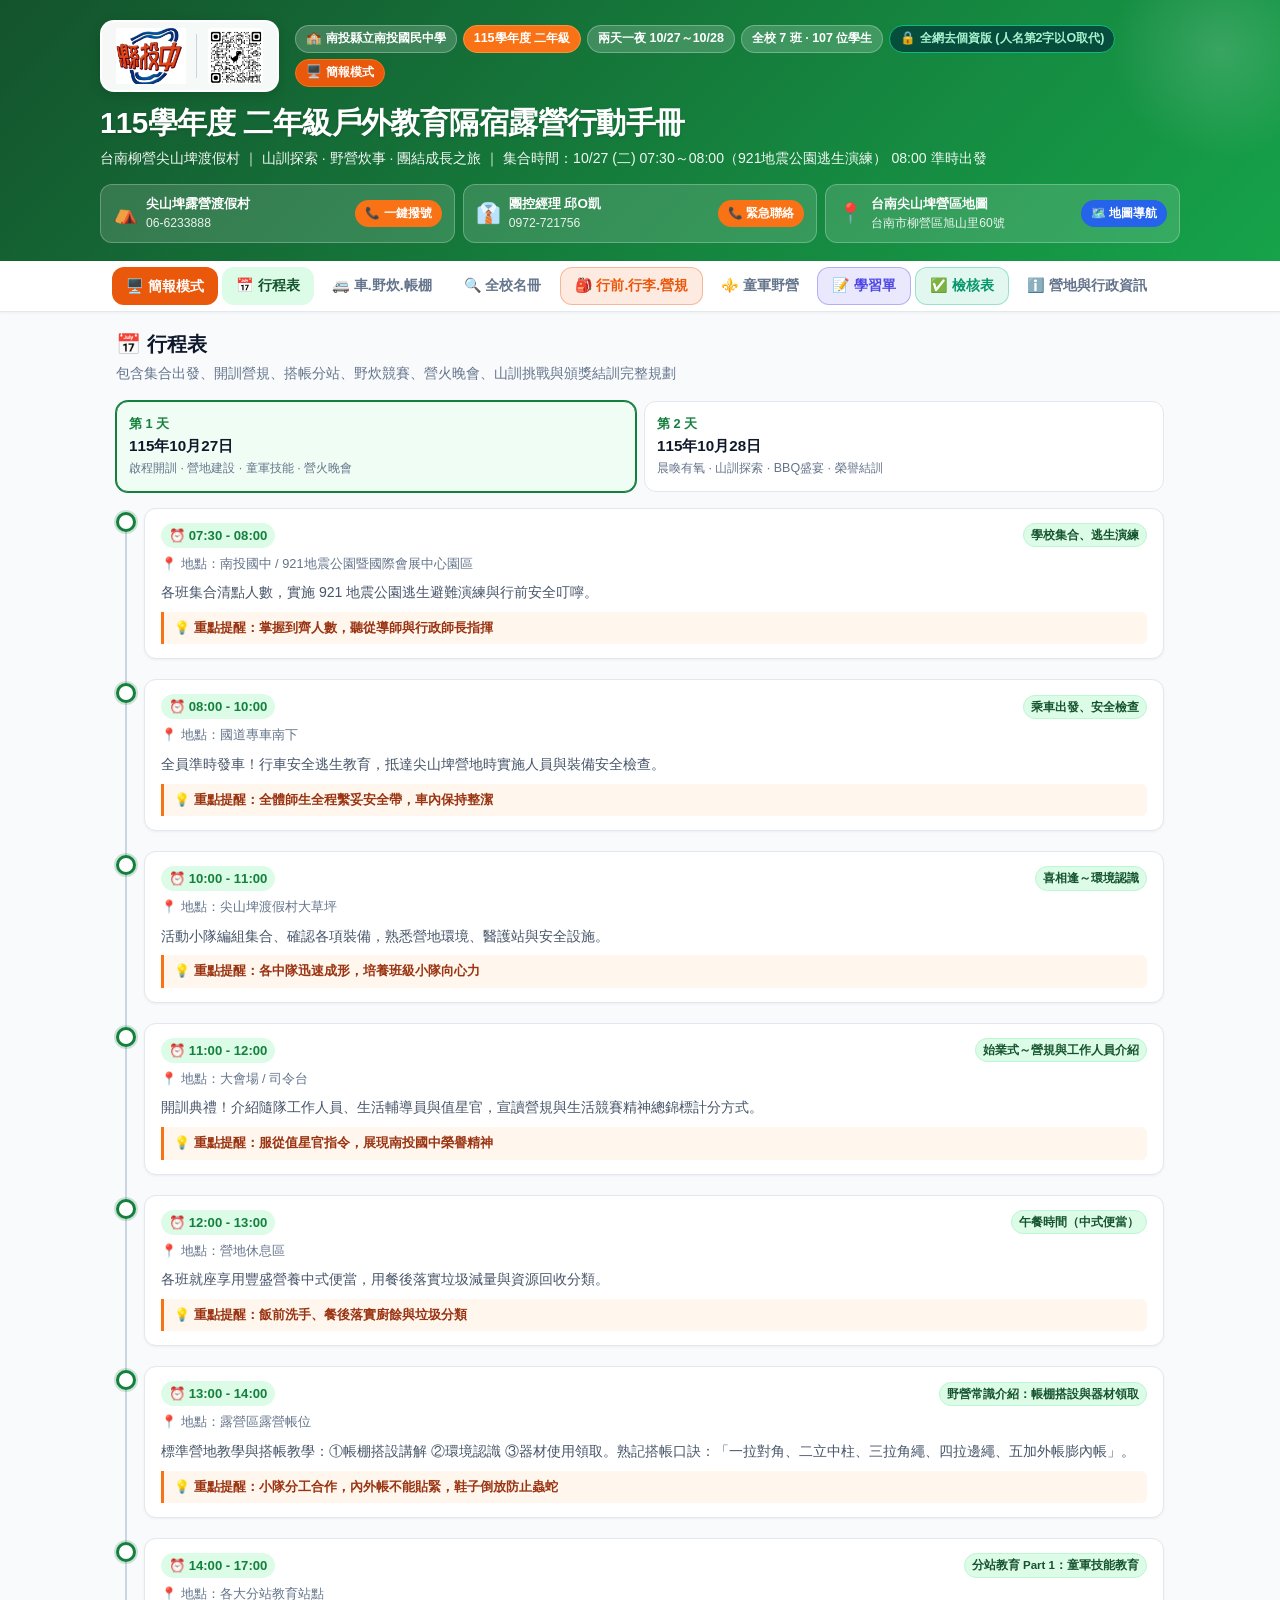
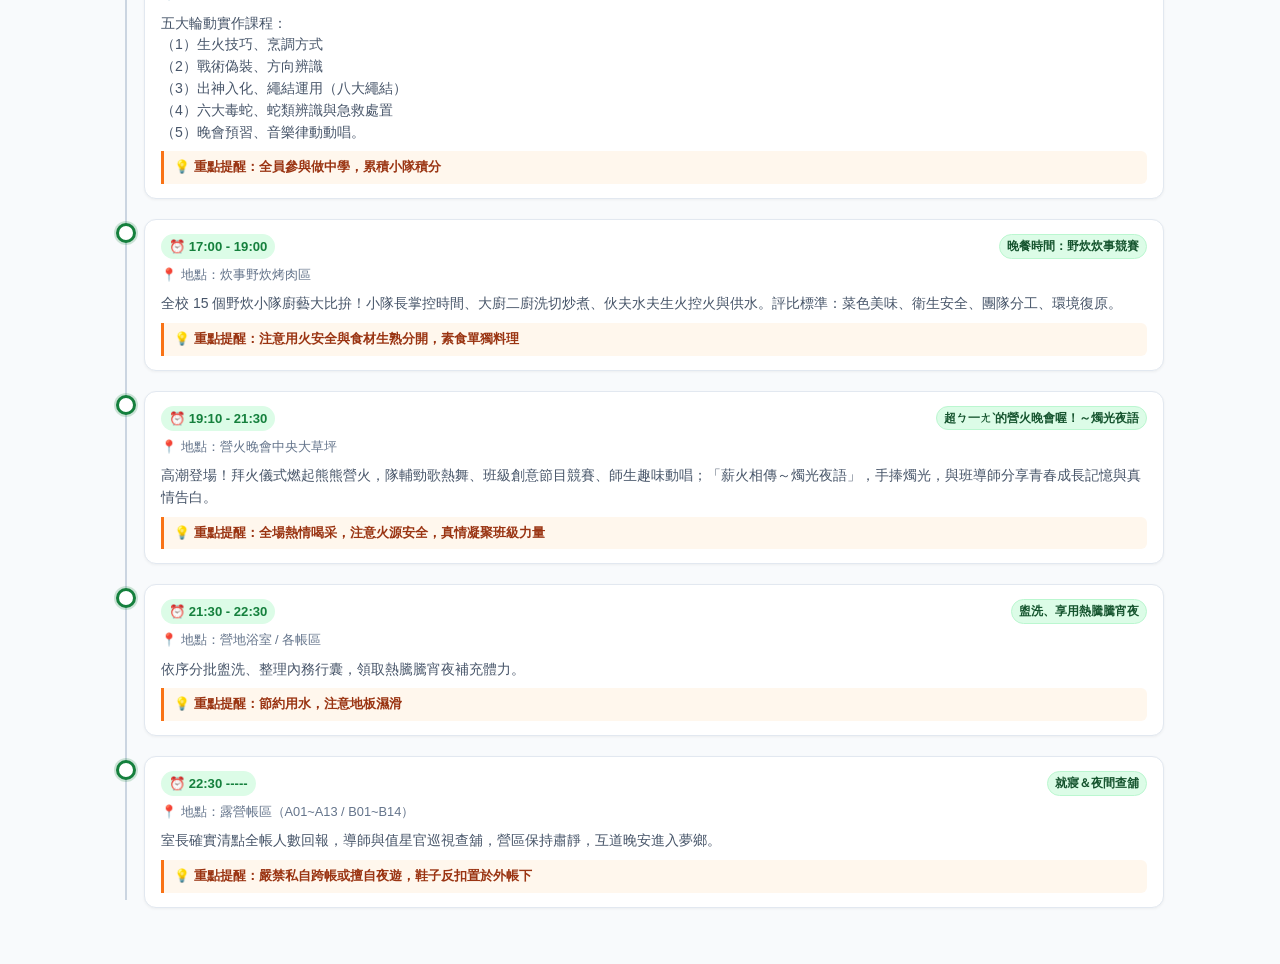
<file: index.html>
<!DOCTYPE html>
<html lang="zh-Hant">
<head>
  <meta charset="UTF-8">
  <meta name="viewport" content="width=device-width, initial-scale=1.0, maximum-scale=1.0, user-scalable=no">
  <title>南投國中 115學年度二年級隔宿露營專屬行動手冊</title>
  <meta name="description" content="南投縣立南投國民中學 115學年度 二年級戶外教育隔宿露營（台南尖山埤）專屬 RWD 行動數位手冊。提供帳篷住宿速查、野炊小隊分工、兩日行程時間軸、遊覽車編組、行前行李清單與童軍技能寶典。">
  <meta name="theme-color" content="#15803d">

  <!-- Favicon 圖標 -->
  <link rel="icon" href="data:image/svg+xml,%3Csvg xmlns='http://www.w3.org/2000/svg' viewBox='0 0 32 32'%3E%3Ccircle cx='16' cy='16' r='14' fill='%2315803d'/%3E%3Cpath d='M8 22l8-14 8 14H8z' fill='%23f97316'/%3E%3C/svg%3E">

  <!-- 樣式表 -->
  <link rel="stylesheet" href="styles.css?v=20261019_v1">
</head>
<body>

  <!-- ================= 頂部 Hero Header ================= -->
  <header class="hero-header">
    <div class="hero-inner">
      <div class="hero-top-bar" style="display:flex; align-items:center; justify-content:space-between; gap:16px; flex-wrap:wrap; margin-bottom:12px;">
        <!-- 左上角：學校 Logo 與 網站 QR Code 相鄰 -->
        <div class="header-brand-box" style="display:inline-flex; align-items:center; gap:10px; background:rgba(255,255,255,0.96); padding:6px 14px; border-radius:14px; box-shadow:0 3px 12px rgba(0,0,0,0.15); border:2px solid rgba(255,255,255,0.8);">
          <img src="assets/img/school_logo.png" alt="南投縣立南投國民中學 標誌 Logo" style="height:56px; width:auto; object-fit:contain;" title="南投國中 校徽">
          <div style="width:1px; height:44px; background:#cbd5e1;"></div>
          <img src="assets/img/site_qr.png" alt="手冊專屬行動條碼 QR Code" style="height:56px; width:56px; object-fit:contain; border-radius:4px;" title="掃描 QR Code 隨身查閱手冊">
        </div>

        <div class="hero-badges" style="flex:1;">
          <span class="badge-tag">🏫 南投縣立南投國民中學</span>
          <span class="badge-tag highlight">115學年度 二年級</span>
          <span class="badge-tag">兩天一夜 10/27～10/28</span>
          <span class="badge-tag">全校 7 班 · 107 位學生</span>
          <span class="badge-tag highlight" style="background:#064e3b; border-color:#10b981; color:#a7f3d0; font-weight:700;">🔒 全網去個資版 (人名第2字以O取代)</span>
          <a href="slides.html" class="badge-tag" style="background:#ea580c; border-color:#f97316; text-decoration:none; color:#fff;" title="前往全螢幕簡報模式">🖥️ 簡報模式</a>
        </div>
      </div>

      <h1 class="hero-title">115學年度 二年級戶外教育隔宿露營行動手冊</h1>
      <p class="hero-subtitle">
        台南柳營尖山埤渡假村 ｜ 山訓探索 · 野營炊事 · 團結成長之旅 ｜ 集合時間：10/27 (二) 07:30～08:00（921地震公園逃生演練） 08:00 準時出發
      </p>

      <!-- 快速營地與緊急撥號卡片 -->
      <div class="hero-quick-actions" id="hero-quick-actions">
        <!-- 由 JavaScript 動態生成 -->
      </div>
    </div>
  </header>

  <!-- ================= 桌機 / 平板 導航列 ================= -->
  <nav class="desktop-nav-bar" aria-label="手冊主要分頁導航">
    <div class="nav-tabs-scroll">
      <a href="slides.html" class="tab-btn" style="background:#ea580c; color:#fff; text-decoration:none;" title="開啟全螢幕簡報模式">🖥️ 簡報模式</a>
      <button class="tab-btn active" data-tab="itinerary">📅 行程表</button>
      <button class="tab-btn" data-tab="camp-groups">🚐 車.野炊.帳棚</button>
      <button class="tab-btn" data-tab="roster">🔍 全校名冊</button>
      <button class="tab-btn" data-tab="prep-rules" style="background:rgba(234,88,12,0.12); color:#ea580c; border:1px solid rgba(234,88,12,0.35); font-weight:700;">🎒 行前.行李.營規</button>
      <button class="tab-btn" data-tab="scout">⚜️ 童軍野營</button>
      <button class="tab-btn" data-tab="worksheet" style="background:rgba(79,70,229,0.12); color:#4f46e5; border:1px solid rgba(79,70,229,0.35); font-weight:700;">📝 學習單</button>
      <button class="tab-btn" data-tab="selfcheck" style="background:rgba(16,185,129,0.12); color:#059669; border:1px solid rgba(16,185,129,0.35); font-weight:700;">✅ 檢核表</button>
      <button class="tab-btn" data-tab="info">ℹ️ 營地與行政資訊</button>
    </div>
  </nav>

  <!-- ================= 主要內容區 ================= -->
  <main class="main-content">

    <!-- 1. 行程表 -->
    <section class="tab-pane active" id="tab-itinerary">
      <div class="section-head">
        <h2 class="section-title">📅 行程表</h2>
        <p class="section-desc">包含集合出發、開訓營規、搭帳分站、野炊競賽、營火晚會、山訓挑戰與頒獎結訓完整規劃</p>
      </div>

      <div class="day-switch-bar" id="day-switch-container">
        <!-- 由 JS 動態生成 -->
      </div>

      <div id="itinerary-content-container">
        <!-- 當日行程時間軸由 JS 動態生成 -->
      </div>
    </section>

    <!-- 2. 車.野炊.帳棚 (合組三合一專區) -->
    <section class="tab-pane" id="tab-camp-groups">
      <div class="section-head">
        <h2 class="section-title">🚐 車.野炊.帳棚</h2>
        <p class="section-desc">整合全校 4 部遊覽車配置、15 個野炊小隊分工與 27 頂帳篷住宿分配速查</p>
      </div>

      <!-- 子分頁快捷切換按鈕列 -->
      <div class="groups-subnav-bar">
        <button class="groups-subnav-btn active" data-subpane="all">📋 全部總覽</button>
        <button class="groups-subnav-btn" data-subpane="buses">🚌 遊覽車 (4車)</button>
        <button class="groups-subnav-btn" data-subpane="squads">🍳 野炊分組 (15組)</button>
        <button class="groups-subnav-btn" data-subpane="tents">⛺ 帳棚速查 (27頂)</button>
      </div>

      <!-- 子區塊 1: 遊覽車編組 -->
      <div class="groups-subpane-block" id="subpane-buses">
        <div class="groups-block-header">
          <h3 class="groups-block-title">🚌 遊覽車編組（全校 4 部車次與乘車名冊）</h3>
        </div>
        <div id="buses-content-container">
          <!-- JS 動態生成 -->
        </div>
      </div>

      <!-- 子區塊 2: 野炊分組 -->
      <div class="groups-subpane-block" id="subpane-squads">
        <div class="groups-block-header">
          <h3 class="groups-block-title">🍳 野炊分組（全校 15 個炊事小隊與食材分工）</h3>
        </div>

        <!-- 野炊篩選工具列 -->
        <div class="filter-toolbar">
          <div class="search-input-wrap">
            <span class="search-icon">🔍</span>
            <input type="text" id="squad-search-input" class="search-input" placeholder="輸入組別（如 第 1 組）、學生姓名、分工職掌（如 大廚）快速查詢...">
            <button id="squad-search-clear" class="clear-search-btn" title="清除搜尋">✕</button>
          </div>

          <div class="chip-filters">
            <span class="chip-label">班級：</span>
            <button class="filter-chip squad-class-chip active" data-class="all">全部班級</button>
            <button class="filter-chip squad-class-chip" data-class="801">801 (1-2組)</button>
            <button class="filter-chip squad-class-chip" data-class="802">802 (3-5組)</button>
            <button class="filter-chip squad-class-chip" data-class="803">803 (6-7組)</button>
            <button class="filter-chip squad-class-chip" data-class="804">804 (8-9組)</button>
            <button class="filter-chip squad-class-chip" data-class="805">805 (10-11組)</button>
            <button class="filter-chip squad-class-chip" data-class="806">806 (12組)</button>
            <button class="filter-chip squad-class-chip" data-class="807">807 (13-15組)</button>
          </div>

          <div class="view-actions-bar">
            <span id="squads-count-badge" class="result-count-badge">共 15 個野炊小隊</span>
            <div class="view-toggle-btns">
              <button class="view-toggle-btn squad-view-btn active" data-view="card">🗂️ 卡片模式</button>
              <button class="view-toggle-btn squad-view-btn" data-view="table">📑 表格名冊</button>
            </div>
          </div>
        </div>

        <!-- 野炊小隊列表 -->
        <div id="squads-list-container">
          <!-- JS 動態生成 -->
        </div>
      </div>

      <!-- 子區塊 3: 帳棚速查 -->
      <div class="groups-subpane-block" id="subpane-tents">
        <div class="groups-block-header">
          <h3 class="groups-block-title">⛺ 帳棚速查（全校 27 頂帳篷住宿名單與性別配置）</h3>
        </div>

        <!-- 帳篷篩選工具列 -->
        <div class="filter-toolbar">
          <div class="search-input-wrap">
            <span class="search-icon">🔍</span>
            <input type="text" id="tent-search-input" class="search-input" placeholder="輸入同學姓名、座號（如 15）、帳號（如 A01, B02）快速查詢...">
            <button id="tent-search-clear" class="clear-search-btn" title="清除搜尋">✕</button>
          </div>

          <div class="chip-filters">
            <span class="chip-label">班級：</span>
            <button class="filter-chip tent-class-chip active" data-class="all">全部班級</button>
            <button class="filter-chip tent-class-chip" data-class="801">801 (201)</button>
            <button class="filter-chip tent-class-chip" data-class="802">802 (202)</button>
            <button class="filter-chip tent-class-chip" data-class="803">803 (203)</button>
            <button class="filter-chip tent-class-chip" data-class="804">804 (204)</button>
            <button class="filter-chip tent-class-chip" data-class="805">805 (205)</button>
            <button class="filter-chip tent-class-chip" data-class="806">806 (206)</button>
            <button class="filter-chip tent-class-chip" data-class="807">807 (207)</button>
          </div>

          <div class="chip-filters">
            <span class="chip-label">性別：</span>
            <button class="filter-chip tent-gender-chip active" data-gender="all">全部帳篷</button>
            <button class="filter-chip tent-gender-chip" data-gender="男">🏕️ 男生帳 (A01~A13)</button>
            <button class="filter-chip tent-gender-chip" data-gender="女">⛺ 女生帳 (B01~B14)</button>
          </div>

          <div class="view-actions-bar">
            <span id="tents-count-badge" class="result-count-badge">共 27 頂帳篷</span>
            <div class="view-toggle-btns">
              <button class="view-toggle-btn tent-view-btn active" data-view="card">🗂️ 卡片模式</button>
              <button class="view-toggle-btn tent-view-btn" data-view="table">📑 表格名冊</button>
            </div>
          </div>
        </div>

        <!-- 帳篷列表 -->
        <div id="tents-list-container">
          <!-- JS 動態生成 -->
        </div>
      </div>
    </section>

    <!-- 4. 全校名冊 -->
    <section class="tab-pane" id="tab-roster">
      <div class="section-head">
        <h2 class="section-title">🔍 全校名冊</h2>
        <p class="section-desc">全校 107 位二年級同學，快速查詢座號、班級、性別、車次、帳號、野炊組別與飲食習慣</p>
      </div>

      <!-- 名冊篩選工具列 -->
      <div class="filter-toolbar">
        <div class="search-input-wrap">
          <span class="search-icon">🔍</span>
          <input type="text" id="roster-search-input" class="search-input" placeholder="搜尋學生姓名、座號、帳號、組別或職掌...">
          <button id="roster-search-clear" class="clear-search-btn" title="清除搜尋">✕</button>
        </div>

        <div class="chip-filters">
          <span class="chip-label">班級：</span>
          <button class="filter-chip roster-class-chip active" data-class="all">全部</button>
          <button class="filter-chip roster-class-chip" data-class="801">801</button>
          <button class="filter-chip roster-class-chip" data-class="802">802</button>
          <button class="filter-chip roster-class-chip" data-class="803">803</button>
          <button class="filter-chip roster-class-chip" data-class="804">804</button>
          <button class="filter-chip roster-class-chip" data-class="805">805</button>
          <button class="filter-chip roster-class-chip" data-class="806">806</button>
          <button class="filter-chip roster-class-chip" data-class="807">807</button>
        </div>

        <div class="chip-filters">
          <span class="chip-label">條件：</span>
          <button class="filter-chip roster-gender-chip active" data-gender="all">全部性別</button>
          <button class="filter-chip roster-gender-chip" data-gender="男">男生</button>
          <button class="filter-chip roster-gender-chip" data-gender="女">女生</button>
          <button class="filter-chip roster-diet-chip" data-diet="veg">🥗 僅看素食</button>
        </div>

        <div class="view-actions-bar">
          <span id="roster-count-badge" class="result-count-badge">共 107 位同學</span>
        </div>
      </div>

      <div id="roster-list-container">
        <!-- JS 動態生成 -->
      </div>
    </section>



    <!-- 6. 行前.行李.營規 (合組三合一專區) -->
    <section class="tab-pane" id="tab-prep-rules">
      <div class="section-head">
        <h2 class="section-title">🎒 行前.行李.營規</h2>
        <p class="section-desc">整合 10/23 行前說明會重點宣導、個人必備裝備打包清單與露營生活常規紀律</p>
      </div>

      <!-- 子分頁快捷切換按鈕列 -->
      <div class="groups-subnav-bar">
        <button class="prep-subnav-btn active" data-subpane="all">📋 全部總覽</button>
        <button class="prep-subnav-btn" data-subpane="briefing">📢 行前說明 (10/23)</button>
        <button class="prep-subnav-btn" data-subpane="checklist">🎒 行李清單 (打包打勾)</button>
        <button class="prep-subnav-btn" data-subpane="rules">⚠️ 營規生活須知</button>
      </div>

      <!-- 子區塊 1: 行前說明 -->
      <div class="prep-subpane-block" id="subpane-briefing">
        <div class="groups-block-header">
          <h3 class="groups-block-title">📢 行前說明會重要宣導（違禁品、通訊報平安、服裝儀容、重大紀律處分）</h3>
        </div>
        <div id="briefing-content-container">
          <!-- JS 動態生成 -->
        </div>
      </div>

      <!-- 子區塊 2: 行李清單 -->
      <div class="prep-subpane-block" id="subpane-checklist">
        <div class="groups-block-header">
          <h3 class="groups-block-title">🎒 行前必備行李清單（點擊即可打勾儲存進度）</h3>
        </div>

        <!-- 進度指示卡片 -->
        <div class="pack-progress-card">
          <div class="pack-progress-top">
            <span style="font-weight:800; font-size:1.05rem;">行李打包進度</span>
            <span id="pack-progress-percent" style="font-size:1.3rem; font-weight:800; color:#fed7aa;">0%</span>
          </div>
          <div class="pack-progress-bar-bg">
            <div class="pack-progress-fill" id="pack-progress-fill"></div>
          </div>
          <div style="display:flex; justify-content:space-between; align-items:center;">
            <span id="pack-progress-text" style="font-size:0.8rem; opacity:0.95;">已完成 0 / 15 項必備裝備</span>
            <button id="reset-checklist-btn" style="background:rgba(255,255,255,0.2); border:1px solid rgba(255,255,255,0.3); color:#fff; border-radius:var(--radius-full); font-size:0.74rem; padding:3px 10px; cursor:pointer;">重設清單</button>
          </div>
        </div>

        <div id="checklist-container">
          <!-- JS 動態生成 -->
        </div>
      </div>

      <!-- 子區塊 3: 營規生活須知 -->
      <div class="prep-subpane-block" id="subpane-rules">
        <div class="groups-block-header">
          <h3 class="groups-block-title">⚠️ 營規生活須知與安全守則（營地生活常規、用火、夜間查舖、山訓水彈規範）</h3>
        </div>
        <div id="rules-content-container">
          <!-- JS 動態生成 -->
        </div>
      </div>
    </section>

    <!-- 8. 童軍野營 -->
    <section class="tab-pane" id="tab-scout">
      <div class="section-head">
        <h2 class="section-title">⚜️ 童軍野營</h2>
        <p class="section-desc">包含營地建設、屋式帳搭收口訣、八大繩結、毒蛇五要五不、自然方向辨識與緊急急救法</p>
      </div>
      <div id="scout-content-container">
        <!-- JS 動態生成 -->
      </div>
    </section>

    <!-- 8.5 童軍技能學習單 (手冊 P.22-23) -->
    <section class="tab-pane" id="tab-worksheet">
      <div class="section-head">
        <h2 class="section-title">📝 童軍技能學習單</h2>
        <p class="section-desc">參考手冊第 22、23 頁：營帳挑錯、有毒動植物辨識、中暑急救流程、生活繩結連線與材質比較（支援作答自動儲存）</p>
      </div>
      <div id="worksheet-content-container">
        <!-- JS 動態生成 -->
      </div>
    </section>

    <!-- 8.6 自我檢核表 (手冊 P.24) -->
    <section class="tab-pane" id="tab-selfcheck">
      <div class="section-head">
        <h2 class="section-title">✅ 自我檢核表</h2>
        <p class="section-desc">參考手冊第 24 頁：全 13 項生活教育與童軍體驗指標自我評量、自動計算總分與達成率、導師評語簽核</p>
      </div>
      <div id="selfcheck-content-container">
        <!-- JS 動態生成 -->
      </div>
    </section>



    <!-- 9. 營地與行政資訊 -->
    <section class="tab-pane" id="tab-info">
      <div class="section-head">
        <h2 class="section-title">ℹ️ 營地與活動行政資訊</h2>
        <p class="section-desc">主辦單位、承辦旅行社、營地地址電話、工作人員與全校導師一覽</p>
      </div>
      <div id="info-content-container">
        <!-- JS 動態生成 -->
      </div>
    </section>

  </main>

  <!-- ================= 手機端 底部固定導航欄 ================= -->
  <nav class="mobile-bottom-nav" aria-label="手機端底部快捷導航">
    <button class="mobile-nav-btn active" data-tab="itinerary">
      <span class="mobile-nav-icon">📅</span>
      <span>行程表</span>
    </button>
    <button class="mobile-nav-btn" data-tab="camp-groups">
      <span class="mobile-nav-icon">🚐</span>
      <span>車.野炊.帳棚</span>
    </button>
    <button class="mobile-nav-btn" data-tab="roster">
      <span class="mobile-nav-icon">🔍</span>
      <span>全校名冊</span>
    </button>
    <button class="mobile-nav-btn" data-tab="prep-rules">
      <span class="mobile-nav-icon">🎒</span>
      <span>行前.行李.營規</span>
    </button>
    <button class="mobile-nav-btn" data-tab="scout">
      <span class="mobile-nav-icon">⚜️</span>
      <span>童軍野營</span>
    </button>
    <a href="slides.html" class="mobile-nav-btn" style="color:var(--accent); text-decoration:none;">
      <span class="mobile-nav-icon">🖥️</span>
      <span>簡報模式</span>
    </a>
  </nav>

  <!-- 資料檔與腳本 -->
  <script src="data.js?v=20261019_v2"></script>
  <script src="app.js?v=20261019_v2"></script>
</body>
</html>
</file>
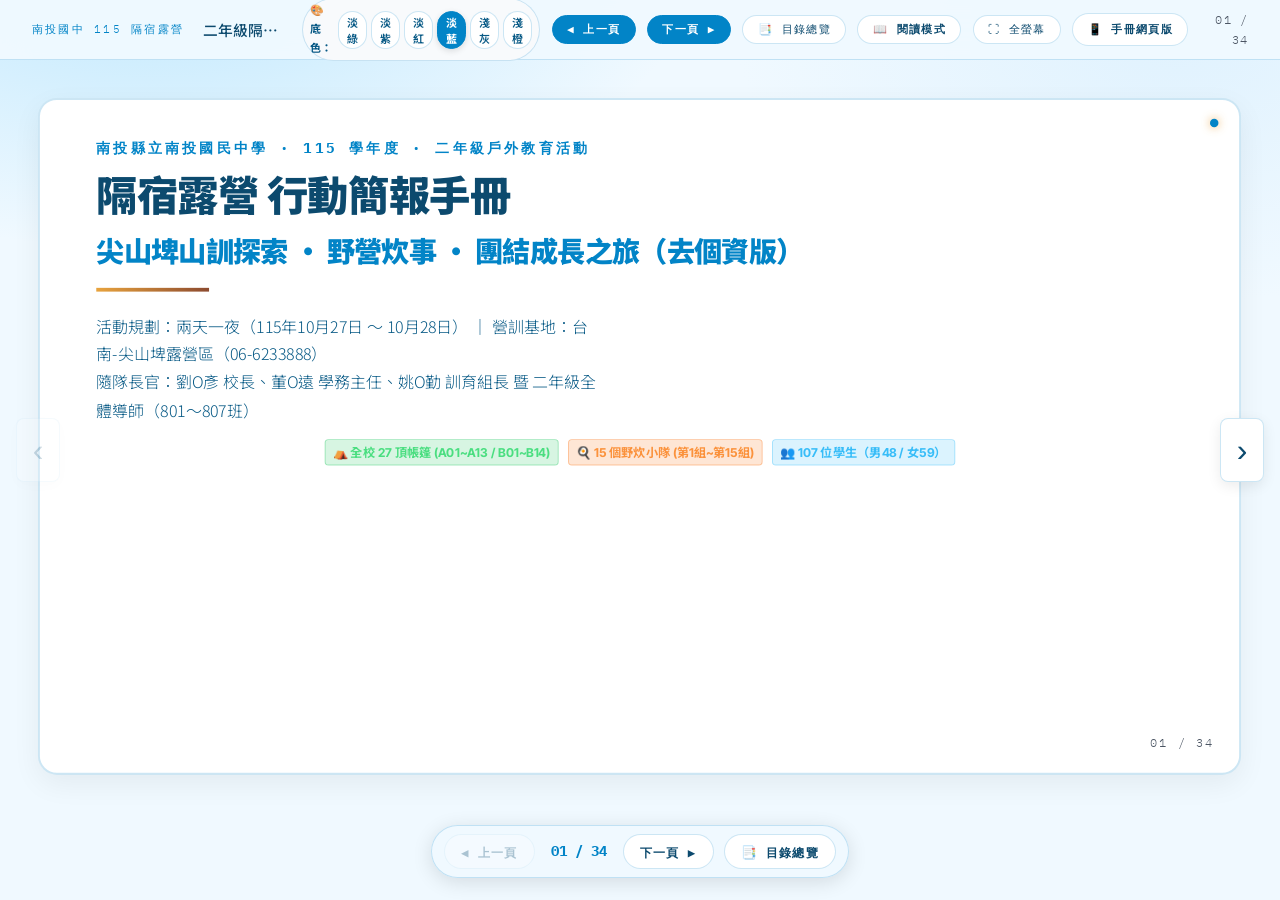
<file: slides.html>
<!DOCTYPE html>
<html lang="zh-TW">
<head>
<meta charset="UTF-8">
<meta name="viewport" content="width=device-width, initial-scale=1.0">
<title>南投國中 115學年度二年級隔宿露營 專屬行動簡報手冊（去個資版）</title>
<meta name="description" content="南投縣立南投國民中學 115學年度二年級戶外教育隔宿露營 網頁式簡報手冊。全台南尖山埤兩天一夜山訓探索、野營炊事、童軍技能教學參考，全校27頂帳篷與15個野炊小隊去個資速查。">
<meta http-equiv="Cache-Control" content="no-cache, no-store, must-revalidate">
<meta http-equiv="Pragma" content="no-cache">
<meta http-equiv="Expires" content="0">
<link rel="preconnect" href="https://fonts.googleapis.com">
<link rel="preconnect" href="https://fonts.gstatic.com" crossorigin>
<link href="https://fonts.googleapis.com/css2?family=Inter+Tight:wght@300;400;500;600;700;800&family=IBM+Plex+Mono:wght@300;400;500;700&family=Noto+Sans+TC:wght@300;400;500;700;900&display=swap" rel="stylesheet">
<link rel="stylesheet" href="deck.css?v=20261019_v1">
<style>
  :root {
    --cf-accent: #22c55e;
    --cf-accent-dim: #16a34a;
    --cf-bg-glow: #064e3b;
    --tag-pill: #15803d;
    --fire-orange: #f97316;
  }
  .tag-badge {
    display: inline-block;
    padding: 2px 8px;
    border-radius: 4px;
    font-size: 13px;
    font-weight: 700;
    background: rgba(34, 197, 94, 0.18);
    color: #4ade80;
    border: 1px solid rgba(34, 197, 94, 0.35);
  }
  .tag-badge.orange {
    background: rgba(249, 115, 22, 0.18);
    color: #fb923c;
    border-color: rgba(249, 115, 22, 0.35);
  }
  .tag-badge.blue {
    background: rgba(56, 189, 248, 0.18);
    color: #38bdf8;
    border-color: rgba(56, 189, 248, 0.35);
  }
  .table-deck {
    width: 100%;
    border-collapse: collapse;
    font-size: 12.5px;
    margin-top: 5px;
  }
  .table-deck th {
    background: rgba(255, 255, 255, 0.08);
    color: var(--cf-text);
    padding: 5px 8px;
    border: 1px solid var(--cf-rule);
    text-align: left;
    font-weight: 700;
  }
  .table-deck td {
    padding: 4px 8px;
    border: 1px solid var(--cf-rule);
    color: var(--cf-text-dim);
  }
  .table-deck tr:nth-child(even) td {
    background: rgba(255, 255, 255, 0.02);
  }
  .table-deck strong {
    color: #ffffff;
  }
  .grid-deck-2 {
    display: grid;
    grid-template-columns: 1fr 1fr;
    gap: 14px;
  }
  .grid-deck-3 {
    display: grid;
    grid-template-columns: 1fr 1fr 1fr;
    gap: 10px;
  }
  .card-slide {
    background: rgba(255, 255, 255, 0.04);
    border: 1px solid var(--cf-rule);
    border-radius: 8px;
    padding: 10px 12px;
  }
  .card-slide h4 {
    font-size: 14px;
    color: var(--cf-accent);
    margin-bottom: 4px;
    display: flex;
    align-items: center;
    gap: 6px;
  }
  .card-slide h4.orange {
    color: var(--fire-orange);
  }
  .img-slide {
    width: 100%;
    height: 180px;
    object-fit: cover;
    border-radius: 8px;
    border: 1px solid var(--cf-rule);
  }
  .deck-res-box {
    margin-top: 6px;
    background: rgba(0, 0, 0, 0.28);
    border: 1px solid var(--cf-rule);
    border-radius: 6px;
    padding: 5px 8px;
  }
  .deck-res-row {
    display: flex;
    align-items: center;
    flex-wrap: wrap;
    gap: 5px;
    margin-bottom: 4px;
    font-size: 11px;
  }
  .deck-res-row:last-child {
    margin-bottom: 0;
  }
  .deck-res-label {
    font-weight: 700;
    color: var(--cf-text);
    min-width: 44px;
  }
  .deck-res-chip {
    display: inline-flex;
    align-items: center;
    gap: 3px;
    padding: 1px 6px;
    border-radius: 4px;
    text-decoration: none;
    font-size: 11px;
    color: #cbd5e1;
    background: rgba(255, 255, 255, 0.05);
    border: 1px solid rgba(255, 255, 255, 0.12);
  }
  .deck-res-chip.map {
    background: rgba(34, 197, 94, 0.15);
    color: #4ade80;
    border-color: rgba(34, 197, 94, 0.35);
  }
  .deck-res-chip.video {
    background: rgba(239, 68, 68, 0.15);
    color: #f87171;
    border-color: rgba(239, 68, 68, 0.35);
  }
</style>
</head>
<body class="deck" data-mode="present">
<header class="deck-bar">
  <span class="deck-id">南投國中 115 隔宿露營</span>
  <span class="deck-name">二年級隔宿露營行動簡報手冊（去個資版）</span>
  <div class="deck-tools">
    <!-- 6 色淡色系背景切換 -->
    <div class="theme-picker" title="切換簡報底色">
      <span style="font-size:11px; font-weight:700; color:var(--cf-text-dim); margin-right:2px;">🎨 底色：</span>
      <button type="button" class="theme-chip" data-set-theme="green" title="淡綠色">淡綠</button>
      <button type="button" class="theme-chip" data-set-theme="purple" title="淡紫色">淡紫</button>
      <button type="button" class="theme-chip" data-set-theme="red" title="淡紅色">淡紅</button>
      <button type="button" class="theme-chip" data-set-theme="blue" title="淡藍色">淡藍</button>
      <button type="button" class="theme-chip" data-set-theme="gray" title="淺灰色">淺灰</button>
      <button type="button" class="theme-chip" data-set-theme="orange" title="淺橙色">淺橙</button>
    </div>

    <!-- 上一頁 / 下一頁切換鍵 -->
    <button class="deck-btn nav-btn-primary" id="nav-prev-top" type="button" title="上一頁 (←)">◀ 上一頁</button>
    <button class="deck-btn nav-btn-primary" id="nav-next-top" type="button" title="下一頁 (→)">下一頁 ▶</button>
    <button class="deck-btn" id="toc-btn" type="button" title="目錄總覽 (T)">📑 目錄總覽</button>
    <button class="deck-btn is-on" id="mode-btn" type="button">📖 閱讀模式</button>
    <button class="deck-btn" id="fs-btn" type="button">⛶ 全螢幕</button>
    <a href="index.html" class="deck-btn" style="text-decoration:none; color:var(--cf-accent); border-color:var(--cf-accent); font-weight:700;">📱 手冊網頁版</a>
    <span class="deck-count" id="deck-count"></span>
  </div>
</header>
<main class="deck-stage" id="deck-stage">

  <!-- Slide 01: 封面 -->
  <section class="slide slide-cover" id="slide-01">
    <p class="s-eyebrow">南投縣立南投國民中學 · 115 學年度 · 二年級戶外教育活動</p>
    <h1 class="s-title-xl" style="font-size: 44px; line-height: 1.25;">隔宿露營 行動簡報手冊<br><span style="font-size:30px; color:var(--cf-accent);">尖山埤山訓探索 · 野營炊事 · 團結成長之旅（去個資版）</span></h1>
    <p class="s-sub" style="font-size: 17px; margin-top: 14px;">
      活動規劃：兩天一夜（115年10月27日 ～ 10月28日） ｜ 營訓基地：台南-尖山埤露營區（06-6233888）<br>
      隨隊長官：劉O彥 校長、董O遠 學務主任、姚O勤 訓育組長 暨 二年級全體導師（801～807班）
    </p>
    <div style="margin-top: 16px; display: flex; gap: 10px; justify-content: center;">
      <span class="tag-badge">⛺ 全校 27 頂帳篷 (A01~A13 / B01~B14)</span>
      <span class="tag-badge orange">🍳 15 個野炊小隊 (第1組~第15組)</span>
      <span class="tag-badge blue">👥 107 位學生（男48 / 女59）</span>
    </div>
  </section>

  <!-- Slide 02: 實施計畫與基地概況 -->
  <section class="slide" id="slide-02">
    <p class="s-eyebrow">PLAN & LOCATION · 官方實施計畫</p>
    <h2 class="s-title">實施計畫與活動基地 · 台南尖山埤露營區</h2>
    <div class="s-body">
      <div class="cols c2">
        <div>
          <table class="table-deck">
            <tbody>
              <tr><th style="width:90px;">活動主旨</th><td>自立自強、主動敏捷、互助合作，於「做中學、學中做」熟練各項童軍野外求生技能。</td></tr>
              <tr><th>活動時間</th><td><strong>115年10月27日 (二) 至 10月28日 (三)</strong>，兩天一夜。</td></tr>
              <tr><th>起訖時間</th><td>10/27 (二) 07:30 校園集合（921地震公園逃生演練），08:00 準時出發；10/28 (三) 16:20 返抵學校。</td></tr>
              <tr><th>參加對象</th><td>二年級全體師生，學生 107 人、隨隊師長，共計 117 人。</td></tr>
              <tr><th>承辦單位</th><td>中國青年旅行社中部分公司 ｜ 團控經理：邱O凱 (0972-721756)。</td></tr>
            </tbody>
          </table>
        </div>
        <div>
          <div class="card-slide" style="margin-bottom:8px;">
            <h4>🏕️ 台南柳營尖山埤露營區（台糖尖山埤渡假村）</h4>
            <div style="font-size:12px; color:var(--cf-text-dim);">
              電話：(06) 623-3888 ｜ 地址：台南市柳營區旭山里 60 號<br>
              特色：尖山埤水庫湖光山色，配備標準高空山訓塔台、人工攀岩壁、低空PA探索場、安全水彈生存遊戲戰場與大營火晚會草坪。
            </div>
            <div class="deck-res-box" style="margin-top:6px;">
              <div class="deck-res-row">
                <span class="deck-res-label">地圖：</span>
                <a class="deck-res-chip map" href="https://maps.google.com/?q=柳營尖山埤渡假村" target="_blank">🗺️ Google 地圖導航</a>
                <a class="deck-res-chip video" href="https://www.youtube.com/watch?v=lDcxvZLpFzg" target="_blank">🎬 尖山埤空拍巡禮</a>
              </div>
            </div>
          </div>
          <div class="tip">
            <span class="tip-tag">全體守則</span>
            <div class="tip-body">各項活動採中隊競賽，落實生活教育、技能教育與團體合作，爭取最高精神總錦標！</div>
          </div>
        </div>
      </div>
    </div>
  </section>


  <!-- Slide 03: 10/23（五)隔宿露營行前說明會 -->
  <section class="slide" id="slide-03">
    <p class="s-eyebrow">BRIEFING · 行前說明會宣導</p>
    <h2 class="s-title">📢 10/23（五) 隔宿露營行前說明會 · 四大生活常規與違紀處分叮嚀</h2>
    <div class="s-body">
      <div class="cols c2">
        <div>
          <div class="card-slide" style="border-left: 5px solid #ea580c; margin-bottom: 10px;">
            <h4 class="orange">🚫 一、違禁品出發前再檢查一次</h4>
            <p style="font-size: 13.5px; color: var(--cf-text); line-height: 1.6; font-weight: 700;">
              一、違禁品(菸酒檳榔、刀械…) 出發前再檢查一次
            </p>
            <p style="font-size: 12px; color: var(--cf-text-dim); line-height: 1.5; margin-top: 4px;">
              出發前請在家徹底檢視隨身行李，嚴禁攜帶任何危險品、菸品、酒類、檳榔或刀械。出發當日於 921 地震公園集合時，隨隊導師將實施嚴格安全檢查。
            </p>
          </div>
          <div class="card-slide" style="border-left: 5px solid #2563eb;">
            <h4 style="color:#2563eb;">🪪 二、個人物品與通訊報平安</h4>
            <p style="font-size: 13.5px; color: var(--cf-text); line-height: 1.6; font-weight: 700;">
              二、個人物品(健保卡、醫藥、錢600元內、體育服晚上穿)，手機會統一保管，晚上會有約１小時打回家報平安…
            </p>
            <p style="font-size: 12px; color: var(--cf-text-dim); line-height: 1.5; margin-top: 4px;">
              健保卡正本隨身放內層，零用錢限 600 元內勿攜帶貴重物品。手機由隨隊人員統一保管，於第一天晚間安排約 1 小時開放通話向家長報平安。
            </p>
          </div>
        </div>
        <div>
          <div class="card-slide" style="border-left: 5px solid #16a34a; margin-bottom: 10px;">
            <h4 style="color:#16a34a;">👕 三、服裝儀容規範與畢旅連動機制</h4>
            <p style="font-size: 13.5px; color: var(--cf-text); line-height: 1.6; font-weight: 700;">
              三、服裝儀容著便服或班服（深色長褲）畢旅服裝看表現！
            </p>
            <p style="font-size: 12px; color: var(--cf-text-dim); line-height: 1.5; margin-top: 4px;">
              出發請著乾淨便服或班服，下身務必穿著深色長褲（防蚊蟲及山訓攀岩磨損）。未來國三畢業旅行服裝穿著開放彈性，完全看大家在本次隔宿露營日常紀律的整體表現！
            </p>
          </div>
          <div class="card-slide" style="border-left: 5px solid #dc2626;">
            <h4 style="color:#dc2626;">🚨 四、機動車待命！重大違紀即刻遣返</h4>
            <p style="font-size: 13.5px; color: #dc2626; line-height: 1.6; font-weight: 800;">
              四、機動車！違犯校規之打架、抽菸、喝酒、吃檳檳等 即刻送回學校,家長帶回家管教！記大過！
            </p>
            <p style="font-size: 12px; color: var(--cf-text-dim); line-height: 1.5; margin-top: 4px;">
              營地現場備有機動專車專人待命，若有打架滋事、抽菸、喝酒、嚼食檳榔等重大違犯校規情事，【即刻專車送回學校】，通知家長到校帶回管教，並嚴厲【記大過】處分！
            </p>
          </div>
        </div>
      </div>
    </div>
  </section>

  <!-- Slide 04: 行程一覽 Day 1 -->
  <section class="slide" id="slide-04">
    <p class="s-eyebrow">SCHEDULE · 第一天行程</p>
    <h2 class="s-title">Day 1：啟程開訓 · 營地建設 · 童軍分站 · 野炊競賽 · 營火晚會</h2>
    <div class="s-body">
      <div class="cols c2">
        <div>
          <table class="table-deck">
            <thead><tr><th>時間</th><th>活動項目</th><th>重點備註與實施內容</th></tr></thead>
            <tbody>
              <tr><td>07:30-08:00</td><td><strong>學校集合</strong></td><td>921地震公園暨南投國際會展中心園區（逃生演練）</td></tr>
              <tr><td>08:00-10:00</td><td><strong>乘車出發、安全檢查</strong></td><td>專車國道南下，抵達營地時實施人員與裝備安全檢查</td></tr>
              <tr><td>10:00-11:00</td><td><strong>喜相逢～環境認識</strong></td><td>活動小隊編組、環境認識、安全檢查</td></tr>
              <tr><td>11:00-12:00</td><td><strong>始業式～營規介紹</strong></td><td>值星官宣佈營規、介紹工作人員、環境設施介紹</td></tr>
              <tr><td>12:00-13:00</td><td><strong>午餐時間</strong></td><td>各班就座享用營養中式便當，垃圾分類</td></tr>
              <tr><td>13:00-14:00</td><td><strong>野營常識介紹</strong></td><td>①帳棚搭設講解 ②環境認識 ③器材使用領取</td></tr>
              <tr><td>14:00-17:00</td><td><strong>分站教育 Part 1</strong></td><td>童軍技能教育：（1）生火技巧烹調（2）戰術偽裝方向（3）繩結運用（4）六大毒蛇辨識（5）晚會預習動唱</td></tr>
              <tr><td>17:00-19:00</td><td><strong>晚餐(炊事競賽)</strong></td><td>全校15個野炊小隊炊事競賽，廚藝美味評比</td></tr>
              <tr><td>19:10-21:30</td><td><strong>超ㄅ一ㄤˋ營火晚會！</strong></td><td>班級節目競賽、隊輔勁歌熱舞、團體趣味動唱、薪火相傳燭光夜語</td></tr>
              <tr><td>21:30-22:30</td><td><strong>盥洗、宵夜</strong></td><td>分批盥洗、領取熱騰騰宵夜甜品補充體力</td></tr>
              <tr><td>22:30-----</td><td><strong>就寢＆查舖</strong></td><td>進帳熄燈，室長確實清點人數，導師巡房查舖</td></tr>
            </tbody>
          </table>
        </div>
        <div>
          <img class="img-slide" src="assets/img/campfire.jpg" alt="營火晚會">
          <div class="tip warn" style="margin-top:8px;">
            <span class="tip-tag">Day 1 叮嚀</span>
            <div class="tip-body">搭帳以「推入」營柱為原則切勿硬拉；野炊火源專人看顧注意安全；營火晚會熱情投入，燭光夜語與老師真情分享。</div>
          </div>
        </div>
      </div>
    </div>
  </section>

  <!-- Slide 05: 行程一覽 Day 2 -->
  <section class="slide" id="slide-05">
    <p class="s-eyebrow">SCHEDULE · 第二天行程</p>
    <h2 class="s-title">Day 2：晨喚有氧 · 分站山訓極限探索 · BBQ盛宴 · 結訓頒獎</h2>
    <div class="s-body">
      <div class="cols c2">
        <div>
          <table class="table-deck">
            <thead><tr><th>時間</th><th>活動項目</th><th>重點備註與實施內容</th></tr></thead>
            <tbody>
              <tr><td>06:00-06:30</td><td><strong>起床～做個跟太陽賽跑的人</strong></td><td>晨喚梳洗，整理個人睡袋與防潮墊行囊</td></tr>
              <tr><td>06:30-07:20</td><td><strong>活力有氧、曬帳拆帳</strong></td><td>早操時間、大草坪晨操，內務晨檢評分與曬帳收整</td></tr>
              <tr><td>07:20-08:00</td><td><strong>早餐時間</strong></td><td>渡假村營地餐廳享用熱騰騰中式合菜早餐</td></tr>
              <tr><td>08:00-11:30</td><td><strong>分站教育 Part 2：山訓探索</strong></td><td>五大項次：<br>（1）膽量大考驗、進擊の垂降<br>（2）解手結、團隊跳繩<br>（3）超級蜘蛛人～攀岩絕技<br>（4）生存遊戲、水彈競賽<br>（5）獨木橋（雙索、三索吊橋）</td></tr>
              <tr><td>11:30-14:00</td><td><strong>午餐時間</strong></td><td>歡樂 BBQ 炭烤大餐！慶祝各項任務過關達成</td></tr>
              <tr><td>14:00-15:00</td><td><strong>結訓典禮～～I’m the Best！！</strong></td><td>頒發：炊事比賽、晚會節目、晨檢、分站活動、生活教育與【精神總錦標】競賽獎項</td></tr>
              <tr><td>15:00-16:20</td><td><strong>平安抵校～～Bye-Bye！</strong></td><td>專車啟程返校，預計 16:20 返抵南投國中，互道珍重</td></tr>
            </tbody>
          </table>
        </div>
        <div>
          <img class="img-slide" src="assets/img/rappel.jpg" alt="山訓垂降">
          <div class="tip" style="margin-top:8px;">
            <span class="tip-tag">Day 2 叮嚀</span>
            <div class="tip-body">高空垂降嚴格遵守教官口令；水彈對抗戰場內<b>全程嚴禁取下面罩</b>；BBQ生熟食徹底分開確保飲食衛生。</div>
          </div>
        </div>
      </div>
    </div>
  </section>

  <!-- Slide 06: 遊覽車編組與隨車師長 -->
  <section class="slide" id="slide-06">
    <p class="s-eyebrow">TRANSPORTATION · 官方車次團務表</p>
    <h2 class="s-title">遊覽車編組與隨車師長團務表（去個資版）</h2>
    <div class="s-body">
      <div class="cols c2">
        <div>
          <table class="table-deck">
            <thead>
              <tr><th>車次</th><th>搭乘班級</th><th>男</th><th>女</th><th>人數</th><th>素食</th><th>隨車行政與導師</th></tr>
            </thead>
            <tbody>
              <tr>
                <td rowspan="2"><strong>1車</strong></td>
                <td>805 班 (205)</td><td>7</td><td>4</td><td rowspan="2"><strong>20</strong></td><td rowspan="2" style="color:#4ade80;">1</td><td rowspan="2">董O遠 (學務主任)、林O銓 (805導師)、許O玉 (806導師)</td>
              </tr>
              <tr>
                <td>806 班 (206)</td><td>4</td><td>5</td>
              </tr>
              <tr>
                <td rowspan="2"><strong>2車</strong></td>
                <td>802 班 (202)</td><td>6</td><td>13</td><td rowspan="2"><strong>34</strong></td><td rowspan="2">0</td><td rowspan="2">黃O君 (802導師)、李O儒 (804導師)</td>
              </tr>
              <tr>
                <td>804 班 (204)</td><td>7</td><td>8</td>
              </tr>
              <tr>
                <td rowspan="2"><strong>3車</strong></td>
                <td>801 班 (201)</td><td>10</td><td>7</td><td rowspan="2"><strong>32</strong></td><td rowspan="2">0</td><td rowspan="2">黃O月 (801導師)、林O玟 (803導師)</td>
              </tr>
              <tr>
                <td>803 班 (203)</td><td>6</td><td>9</td>
              </tr>
              <tr>
                <td><strong>丁車</strong></td>
                <td>807 班 (207)</td><td>8</td><td>13</td><td><strong>21</strong></td><td>0</td><td>姚O勤 (訓育組長)、黃O慧 (807導師)</td>
              </tr>
              <tr style="background:rgba(255,255,255,0.08); font-weight:700;">
                <td colspan="2">全校合計</td><td>48</td><td>59</td><td style="color:var(--cf-accent);">107</td><td style="color:#4ade80;">1</td><td>校長劉O彥、團控經理邱O凱</td>
              </tr>
            </tbody>
          </table>
        </div>
        <div>
          <div class="card-slide" style="margin-bottom:8px;">
            <h4>🚌 行車安全四大守則</h4>
            <ul style="font-size:12px; line-height:1.55; color:var(--cf-text-dim); padding-left:16px;">
              <li><b>全員繫妥安全帶</b>：車輛發動前至抵達營地全程繫好安全帶。</li>
              <li><b>走道淨空</b>：背包置於上方行李架或下方行李艙，保持逃生通道暢通。</li>
              <li><b>逃生演練落實</b>：發車前確認車頂逃生窗、安全門與車窗擊破器位置。</li>
              <li><b>維護車內清潔</b>：車內不奔跑走動、垃圾隨手打包，下車聽從指揮。</li>
            </ul>
          </div>
          <div class="tip">
            <span class="tip-tag">乘車紀律</span>
            <div class="tip-body">各車車長協助導師確實清點上車人數，互相關照暈車同學，平安順利抵達營地。</div>
          </div>
        </div>
      </div>
    </div>
  </section>

  <!-- Slide 07: 野營常識 ① 營地建設與屋式帳 -->
  <section class="slide" id="slide-07">
    <p class="s-eyebrow">CAMPING SKILLS · 教學參考 ①</p>
    <h2 class="s-title">野營常識 · 營地規劃原則與屋式帳器材步驟</h2>
    <div class="s-body">
      <div class="cols c2">
        <div>
          <div class="card-slide" style="margin-bottom:8px;">
            <h4>🏕️ 營地規劃五大分區</h4>
            <div style="font-size:12px; color:var(--cf-text-dim); line-height:1.5;">
              1. <b>搭帳區</b>：門口順風方向，避開低窪積水與枯枝樹下。<br>
              2. <b>炊事區</b>：靠近水源與洗手台，備妥滅火水源與滅火器。<br>
              3. <b>活動場地</b>：中央平坦草坪，供晨操集合與動態訓練。<br>
              4. <b>洗手間 WC</b>：動線清晰、夜間備有照明。<br>
              5. <b>垃圾資源回收場</b>：落實廚餘與乾淨分類，遠離寢帳。
            </div>
          </div>
          <div class="card-slide">
            <h4>📦 屋式帳標準器材</h4>
            <div style="font-size:12px; color:var(--cf-text-dim); line-height:1.5;">
              營釘 14 支 ｜ 主營繩 2 條、副營繩 16 條 ｜ 營柱、雷管、雷帽 ｜ 營樑、內帳、外帳。
            </div>
          </div>
        </div>
        <div>
          <div class="card-slide">
            <h4>⛺ 屋式帳搭設十步驟（手冊官方標準）</h4>
            <ol style="font-size:11.5px; color:var(--cf-text-dim); line-height:1.45; padding-left:18px;">
              <li>先清點器材，分配工作 ｜ 2. 整地排除尖石枯枝</li>
              <li>營門關上保持帳形 ｜ 4. 所有的帳篷定位對齊</li>
              <li>對角 90° 釘下營釘 ｜ 6. 組合金屬營柱</li>
              <li>主營繩拉 45°，接雷管用<b>雙套結</b>，接營釘用<b>營繩結</b>，營釘 45° 釘入</li>
              <li>副營繩拉 45°，營釘 45° 釘入固定</li>
              <li>加外帳，Mark（商標）朝外</li>
              <li>剩餘器材和袋子整齊收入帳篷營門下方</li>
            </ol>
          </div>
          <div class="tip" style="margin-top:6px;">
            <span class="tip-tag">搭帳口訣</span>
            <div class="tip-body"><b>一拉對角、二立中柱、三拉角繩、四拉邊繩、五加外帳膨內帳</b>！</div>
          </div>
        </div>
      </div>
    </div>
  </section>

  <!-- Slide 08: 野營常識 ② 帳棚搭設圖文與無痕山林 -->
  <section class="slide" id="slide-08">
    <p class="s-eyebrow">CAMPING SKILLS · 教學參考 ②</p>
    <h2 class="s-title">野營常識 · 帳棚搭設四步驟圖解 ＆ 無痕山林 (LNT)</h2>
    <div class="s-body">
      <div class="cols c2">
        <div>
          <div style="display:grid; grid-template-columns:1fr 1fr; gap:6px;">
            <div class="card-slide">
              <h4 style="font-size:12.5px;">1. 取出鋪平</h4>
              <p style="font-size:11px; color:var(--cf-text-dim);">將內帳取出攤開鋪平。「如何取就如何收，簡單又輕鬆」。</p>
            </div>
            <div class="card-slide">
              <h4 style="font-size:12.5px;">2. 組合營柱</h4>
              <p style="font-size:11px; color:var(--cf-text-dim);">組合四邊營柱，視帳篷規格一般而言有 2-4 根，接節緊密。</p>
            </div>
            <div class="card-slide">
              <h4 style="font-size:12.5px;">3. 吊掛內帳</h4>
              <p style="font-size:11px; color:var(--cf-text-dim);">營柱與地布四邊小釘固定，內帳與營柱吊掛接合撐起內帳。</p>
            </div>
            <div class="card-slide">
              <h4 style="font-size:12.5px;">4. 穿架外帳</h4>
              <p style="font-size:11px; color:var(--cf-text-dim);">短營柱組合好與營門方向平行垂直，穿過內帳頂端與外帳組合。</p>
            </div>
          </div>
          <div class="card-slide" style="margin-top:6px;">
            <h4>🌿 無痕山林 (LNT) 七大原則</h4>
            <div style="font-size:11.5px; color:var(--cf-text-dim); line-height:1.45;">
              1.事前充分準備 2.在堅實地面紮營 3.妥善處理廢棄物 4.保持環境原貌 5.減低用火影響 6.尊重野生動物 7.考量其他使用者。
            </div>
          </div>
        </div>
        <div>
          <img class="img-slide" src="assets/img/tent_setup.jpg" alt="帳棚搭設">
          <div class="deck-res-box" style="margin-top:6px;">
            <div class="deck-res-row">
              <span class="deck-res-label">影片：</span>
              <a class="deck-res-chip video" href="https://www.youtube.com/watch?v=AcHiBUqwBQc" target="_blank">🎬 蒙古包帳篷搭設</a>
              <a class="deck-res-chip video" href="https://www.youtube.com/watch?v=HLJ6EbRRk08" target="_blank">🎬 6人帳實作教學</a>
            </div>
          </div>
        </div>
      </div>
    </div>
  </section>

  <!-- Slide 09: 野營常識 ③ 曬帳技巧與防蛇避蟲 -->
  <section class="slide" id="slide-09">
    <p class="s-eyebrow">CAMPING SKILLS · 教學參考 ③</p>
    <h2 class="s-title">野營常識 · 收外帳口訣、曬帳技巧與營地注意事項</h2>
    <div class="s-body">
      <div class="cols c2">
        <div>
          <div class="card-slide" style="margin-bottom:8px;">
            <h4 class="orange">🗣️ 經典收外帳口訣</h4>
            <p style="font-size:14px; font-weight:700; color:#fed7aa; line-height:1.6;">
              「一拜天地，二拜高堂，夫妻相拜，送入洞房。」<br>
              <span style="font-size:12px; font-weight:400; color:var(--cf-text-dim);">（形容四角平整對摺、中央緊密合摺並滾捲收納入袋）</span>
            </p>
          </div>
          <div class="card-slide">
            <h4>☀️ 隔日清晨曬帳技巧（晨檢評分關鍵）</h4>
            <ol style="font-size:12px; color:var(--cf-text-dim); line-height:1.55; padding-left:18px;">
              <li><b>拔內帳四角營釘</b>：鬆開地面拉力。</li>
              <li><b>調鬆內帳邊繩</b>：使骨架留有活動裕度。</li>
              <li><b>抬高內帳</b>：讓晨風通風對流，排乾帳底濕氣。</li>
              <li><b>固定內帳</b>：曝曬乾燥後才能進行收帳折疊，避免反潮發霉！</li>
            </ol>
          </div>
        </div>
        <div>
          <div class="card-slide" style="border-left:4px solid #ef4444; margin-bottom:8px;">
            <h4 style="color:#f87171;">⚠️ 營地三大安全注意事項（手冊明載）</h4>
            <ul style="font-size:12px; color:var(--cf-text-dim); line-height:1.55; padding-left:16px;">
              <li><b>內外帳不能貼緊</b>：貼合會導致冷凝反潮，「外面下大雨，裡面下小雨」！</li>
              <li><b>晚上鞋子倒放在外帳下</b>：開口朝下傾斜，防止晨露打濕，並防止蛇類與蜈蚣跑入冬眠。</li>
              <li><b>搭帳標準</b>：搭帳兩分鐘，收帳三分鐘，團隊分工展現默契。</li>
            </ul>
          </div>
          <div class="tip">
            <span class="tip-tag">營地選擇要素</span>
            <div class="tip-body"><b>1. 靠近水源 2. 地勢平坦 3. 安全舒適</b>，避開山溝水道與落石區。</div>
          </div>
        </div>
      </div>
    </div>
  </section>

  <!-- Slide 10: 童軍技能 ① 生火技巧與野炊煮飯 -->
  <section class="slide" id="slide-10">
    <p class="s-eyebrow">SCOUT SKILLS · 教學參考 ④</p>
    <h2 class="s-title">童軍技能 · 生火技巧、三級柴火與野炊煮飯要領</h2>
    <div class="s-body">
      <div class="cols c2">
        <div>
          <div class="card-slide" style="margin-bottom:8px;">
            <h4 class="orange">🔥 削火媒棒與三級柴火堆疊</h4>
            <p style="font-size:12px; color:var(--cf-text-dim); line-height:1.5;">
              <b>火媒棒</b>：小刀 45° 削出薄羽狀木屑，增加與空氣接觸面積。<br>
              <b>引火柴 (Tinder)</b>：火種、枯乾細草、細枯松針，一星即著。<br>
              <b>助燃柴 (Kindling)</b>：牙籤至小指粗乾燥枯枝，交叉搭建通風塔型。<br>
              <b>燃燒柴 (Fuel)</b>：耐燒木炭與腕粗木塊，提供持久穩定紅火熱源。
            </p>
          </div>
          <div class="card-slide">
            <h4 class="orange">🍚 野炊煮出香Ｑ白飯金牌秘訣</h4>
            <p style="font-size:12px; color:var(--cf-text-dim); line-height:1.5;">
              <b>洗米浸泡</b>：米泡水 15~20 分鐘，米水比 <b>1 : 1.1～1.2</b>。<br>
              <b>大火煮滾</b>：井字柴大火燒滾至鍋蓋邊緣噴出濃白蒸氣。<br>
              <b>小火收乾</b>：轉微火慢煨約 5 分鐘，聞到微焦飯香。<br>
              <b>離火燜飯</b>：【不可掀蓋！離火燜放 15 分鐘】，米粒香Ｑ透心！
            </p>
          </div>
        </div>
        <div>
          <img class="img-slide" src="assets/img/cooking.jpg" alt="野炊炊事">
          <div class="tip" style="margin-top:6px;">
            <span class="tip-tag">野炊小隊分工</span>
            <div class="tip-body"><b>小隊長調度、大廚二廚洗切炒調、伙夫控火、水夫供水、事務清點</b>，素食專鍋專鏟！</div>
          </div>
        </div>
      </div>
    </div>
  </section>

  <!-- Slide 11: 童軍技能 ② 戰術偽裝與方向辨識 -->
  <section class="slide" id="slide-11">
    <p class="s-eyebrow">SCOUT SKILLS · 教學參考 ⑤</p>
    <h2 class="s-title">童軍技能 · 戰術偽裝原則與自然方向辨識 (16方位)</h2>
    <div class="s-body">
      <div class="cols c2">
        <div>
          <div class="card-slide" style="margin-bottom:8px;">
            <h4>🪖 面部偽裝「凸暗凹亮」打破輪廓原則</h4>
            <p style="font-size:12px; color:var(--cf-text-dim); line-height:1.5;">
              <b>凸處塗暗</b>：額頭、鼻樑、顴骨、下巴等反光面塗深綠/黑色迷彩。<br>
              <b>凹處塗亮</b>：眼窩、人中、頸項陰影部位塗淡草綠色。<br>
              <b>破壞對稱</b>：以斜斑紋塗抹，破壞人臉原有生理輪廓，完美隱身草叢。
            </p>
          </div>
          <div class="card-slide">
            <h4>🧭 自然方向辨識（手冊官方記載）</h4>
            <p style="font-size:12px; color:var(--cf-text-dim); line-height:1.45;">
              1. <b>指針與地圖</b>：指南針磁北校正。<br>
              2. <b>日月星象</b>：日出東日落西；北斗七星尋北極星（正北方）。<a href="https://gemini.google.com/share/90fe02a031a5?social_preview=false&skid=498c1de2-4192-4fb7-9b14-92d3a058c761" target="_blank" rel="noopener noreferrer" class="deck-res-chip" style="background:#4338ca; color:#ffffff; border-color:#6366f1; font-weight:700; margin-left:6px; padding:2px 8px;">🌓 月相模擬器 ↗</a><br>
              3. <b>樹木年輪</b>：密者為北（南向陽光多年輪疏寬，北向年輪密集）。<br>
              4. <b>樹木茂密</b>：密者為南、青苔多者為北。<br>
              5. <b>向日葵</b>：12:00 以前朝向東南，12:00 以後朝向西南。<br>
              6. <b>古老房舍與墓碑</b>：閩南傳統建築大多「坐北朝南」。
            </p>
          </div>
        </div>
        <div>
          <div class="card-slide" style="margin-bottom:6px;">
            <h4>🧭 16 方位盤角度速查</h4>
            <div style="font-size:11.5px; color:var(--cf-text-dim); line-height:1.45;">
              1. 北 0° ｜ 2. 北北東 22.5° ｜ 3. 東北 45° ｜ 4. 東東北 67.5°<br>
              5. 東 90° ｜ 6. 東南東 112.5° ｜ 7. 東南 135° ｜ 8. 南南東 157.5°<br>
              9. 南 180° ｜ 10. 南南西 202.5° ｜ 11. 西南 225° ｜ 12. 西南西 247.5°<br>
              13. 西 270° ｜ 14. 西西北 292.5° ｜ 15. 西北 315° ｜ 16. 北西北 337.5°
            </div>
          </div>
          <div class="tip">
            <span class="tip-tag">追蹤記號</span>
            <div class="tip-body">以落葉、枯枝或石塊擺成箭頭、叉號或藏寶信號，引導隊友行進定向。</div>
          </div>
        </div>
      </div>
    </div>
  </section>

  <!-- Slide 12: 童軍技能 ③ 常用八大繩結 -->
  <section class="slide" id="slide-12">
    <p class="s-eyebrow">SCOUT SKILLS · 教學參考 ⑥</p>
    <h2 class="s-title">童軍技能 · 出神入化！手冊常用八大繩結</h2>
    <div class="s-body">
      <div class="cols c2">
        <div>
          <table class="table-deck">
            <thead><tr><th>繩結名稱</th><th>用途類別</th><th>操作要領與應用場合</th></tr></thead>
            <tbody>
              <tr><td><strong>單結</strong></td><td>防脫結</td><td>最基礎繩結，打於繩尾防止脫線滑脫</td></tr>
              <tr><td><strong>八字結</strong></td><td>繩端結</td><td>強度優於單結，受力後極易解開，登山攀岩必備</td></tr>
              <tr><td><strong>活結</strong></td><td>束口吊掛</td><td>輕拉繩尾即可瞬間解開，臨時繫綁行李</td></tr>
              <tr><td><strong>平結</strong></td><td>接等粗繩</td><td>左壓右右壓左，連接粗細相同之繩索，急救三角巾包紮</td></tr>
              <tr><td><strong>接繩結</strong></td><td>接異徑繩</td><td>粗繩成環細繩穿繞，連接粗細不同或乾濕不同之繩</td></tr>
              <tr><td><strong>雙套結</strong></td><td>工程起手</td><td>繞桿兩圈交叉扣入，搭帳固定於營柱雷管必備之王</td></tr>
              <tr><td><strong>雙半結</strong></td><td>繫固於樁</td><td>兩次半結繞固定於樹木或圓環，越拉越牢</td></tr>
              <tr><td><strong>營繩結</strong></td><td>張力調節</td><td>可滑動微調長度張力，受力咬死，搭帳拉營繩必備</td></tr>
            </tbody>
          </table>
        </div>
        <div>
          <img class="img-slide" src="assets/img/rope_knots.jpg" alt="八大繩結">
          <div class="tip" style="margin-top:6px;">
            <span class="tip-tag">練習口訣</span>
            <div class="tip-body"><b>平結接等粗、接繩接異徑；雷管用雙套、營繩結調拉線</b>！童軍繩隨身帶隨手練。</div>
          </div>
        </div>
      </div>
    </div>
  </section>

  <!-- Slide 13: 野外安全 ① 臺灣毒蛇辨識 -->
  <section class="slide" id="slide-13">
    <p class="s-eyebrow">OUTDOOR SAFETY · 教學參考 ⑦</p>
    <h2 class="s-title">野外安全 · 臺灣主要毒蛇辨識與習性</h2>
    <div class="s-body">
      <div class="grid-deck-2">
        <div class="card-slide" style="border-left:4px solid #ef4444;">
          <h4 style="color:#f87171;">百步蛇 (出血性毒 · 蝮蛇科)</h4>
          <p style="font-size:12px; line-height:1.5; color:var(--cf-text-dim);">
            <b>特徵</b>：頭大呈三角形，吻端明顯向上突出翹起，體側黑褐色大三角形斑紋。<br>
            <b>危險</b>：排毒量大，咬人率第五，<b>致死率第一</b>！皮下嚴重出血壞死。
          </p>
        </div>
        <div class="card-slide" style="border-left:4px solid #ef4444;">
          <h4 style="color:#f87171;">雨傘節 (神經性毒 · 蝙蝠蛇科)</h4>
          <p style="font-size:12px; line-height:1.5; color:var(--cf-text-dim);">
            <b>特徵</b>：體背黑白相間等寬環紋，背脊呈菱形隆起。<br>
            <b>危險</b>：咬人率第三，<b>致死率第二</b>！咬傷不痛不腫，數小時內呼吸衰竭！
          </p>
        </div>
        <div class="card-slide" style="border-left:4px solid #f59e0b;">
          <h4 style="color:#fbbf24;">赤尾青竹絲 (出血性毒 · 蝮蛇科)</h4>
          <p style="font-size:12px; line-height:1.5; color:var(--cf-text-dim);">
            <b>特徵</b>：體色翠綠，尾端磚紅色，體側有一條白色縱線。<br>
            <b>危險</b>：台灣咬人率最高（常棲於草叢灌木），毒性相對較溫和。
          </p>
        </div>
        <div class="card-slide" style="border-left:4px solid #f59e0b;">
          <h4 style="color:#fbbf24;">龜殼花 (出血性毒 · 蝮蛇科)</h4>
          <p style="font-size:12px; line-height:1.5; color:var(--cf-text-dim);">
            <b>特徵</b>：頭部呈烙鐵三角形，背部有褐色不規則波浪龜裂狀斑塊。<br>
            <b>危險</b>：夜間出沒於枯枝落葉堆，出血毒性強，咬傷腫脹血泡。
          </p>
        </div>
      </div>
      <div class="tip" style="margin-top:8px;">
        <span class="tip-tag">防蛇鐵則</span>
        <div class="tip-body">戶外野外行進落實<b>「打草驚蛇」</b>；穿著長褲布鞋、夜間攜手電筒，嚴禁徒手翻動草叢與石塊！</div>
      </div>
    </div>
  </section>

  <!-- Slide 14: 野外安全 ② 蛇傷急救【五要五不】 -->
  <section class="slide" id="slide-14">
    <p class="s-eyebrow">FIRST AID · 教學參考 ⑧</p>
    <h2 class="s-title">野外安全 · 毒蛇咬傷黃金自救【五要五不】原則</h2>
    <div class="s-body">
      <div class="cols c2">
        <div class="card-slide" style="border-left:4px solid #22c55e;">
          <h4 style="color:#4ade80;">✅ 毒蛇咬傷【五要】原則</h4>
          <ul style="font-size:12.5px; line-height:1.6; color:var(--cf-text-dim); padding-left:16px;">
            <li><b>要視為毒蛇</b>：凡遭蛇咬，第一時間皆以毒蛇咬傷處理。</li>
            <li><b>要保持冷靜</b>：安撫傷患靜坐，避免奔跑劇烈運動加速血液循環。</li>
            <li><b>要脫下束縛物</b>：迅速取下傷肢之戒指、手錶、手鐲，避免腫脹缺血壞死。</li>
            <li><b>要彈性包紮固定</b>：以彈性繃帶寬鬆包紮，患肢保持<b>低於心臟</b>位置。</li>
            <li><b>要火速送醫</b>：記下或拍下蛇類外觀特徵，儘速送醫施打對應抗蛇毒血清。</li>
          </ul>
        </div>
        <div class="card-slide" style="border-left:4px solid #ef4444;">
          <h4 style="color:#f87171;">❌ 毒蛇咬傷【五不】禁忌</h4>
          <ul style="font-size:12.5px; line-height:1.6; color:var(--cf-text-dim); padding-left:16px;">
            <li><b>不要切開傷口</b>：切開會破壞血管肌腱，造成大量失血與細菌感染。</li>
            <li><b>不要用嘴吸吮</b>：口腔微創黏膜會吸收毒素，造成施救者中毒！</li>
            <li><b>不要冰敷傷口</b>：冰敷造成極度血管痙攣，加速局部組織壞疽。</li>
            <li><b>不要使用止血帶勒緊</b>：過度束緊阻斷動脈，易引發缺血截肢危機！</li>
            <li><b>不要飲用刺激品</b>：嚴禁飲酒、濃茶或咖啡，避免擴散毒素。</li>
          </ul>
        </div>
      </div>
    </div>
  </section>

  <!-- Slide 15: 簡易急救專題 -->
  <section class="slide" id="slide-15">
    <p class="s-eyebrow">FIRST AID · 手冊官方課程</p>
    <h2 class="s-title">簡易急救 · 意外割傷、抽筋、流鼻血與骨折緊急處理</h2>
    <div class="s-body">
      <div style="display:grid; grid-template-columns:1fr 1fr; gap:10px;">
        <div class="card-slide">
          <h4>🩹 意外割傷處理</h4>
          <p style="font-size:12px; color:var(--cf-text-dim); line-height:1.5;">
            1. 生水或稀釋消毒藥水洗淨傷口。<br>
            2. 無菌清潔紗布直接「加壓止血」，不可亂用未經消毒粉末或藥油。<br>
            3. 繃帶紮好並儘可能將傷處「抬高高於心臟」。<br>
            4. 趕緊送醫救治。
          </p>
        </div>
        <div class="card-slide">
          <h4>🦵 肌肉抽筋緩解四部位手法</h4>
          <p style="font-size:12px; color:var(--cf-text-dim); line-height:1.5;">
            <b>手抽筋</b>：慢慢拉直抽筋手指，輕輕施力按摩。<br>
            <b>腳抽筋</b>：慢慢拉直腳趾，輕輕按摩腳部肌肉。<br>
            <b>大腿抽筋</b>：膝部拉直，一手放腳跟抬高腿部，一手按壓按摩。<br>
            <b>小腿抽筋</b>：小心伸直膝蓋抬腿，腳掌向上屈壓向小腿，輕柔按摩。
          </p>
        </div>
        <div class="card-slide">
          <h4>🩸 流鼻血緊急處理（大原則）</h4>
          <p style="font-size:12px; color:var(--cf-text-dim); line-height:1.5;">
            1. 安靜坐椅上，<b>「頭向前傾」</b>（千萬不要後仰避免嗆血，勿拍脖子）。<br>
            2. 改用口呼吸，手用力捏住兩側鼻部軟骨 5~10 分鐘設法止血。<br>
            3. 鼻樑以毛巾冷敷，口中血液吐出；10~15 分鐘未止血儘速就醫。
          </p>
        </div>
        <div class="card-slide">
          <h4>🦴 骨折緊急處理</h4>
          <p style="font-size:12px; color:var(--cf-text-dim); line-height:1.5;">
            1. 檢查意識呼吸，休克時心肺復甦。<br>
            2. 固定傷肢減輕疼痛，就地取材（木板、竹竿），<b>夾板長度超過上下兩關節</b>！<br>
            3. 無材料時上肢固定胸壁、下肢與未受傷側綑綁。<br>
            4. 脊椎骨折平臥硬板，等待救護人員。
          </p>
        </div>
      </div>
    </div>
  </section>

  <!-- Slide 16: 營火晚會與動唱律動 -->
  <section class="slide" id="slide-16">
    <p class="s-eyebrow">CAMPFIRE NIGHT · 青春高潮</p>
    <h2 class="s-title">童軍技能 · 超ㄅ一ㄤˋ營火晚會儀式、拜火詞與燭光夜語</h2>
    <div class="s-body">
      <div class="cols c2">
        <div>
          <div class="card-slide" style="margin-bottom:8px;">
            <h4 class="orange">🔥 營火晚會三部曲</h4>
            <p style="font-size:12.5px; color:var(--cf-text-dim); line-height:1.5;">
              <b>神聖迎火</b>：火神引火入場、全場靜肅，齊誦神聖拜火詞。<br>
              <b>歡狂動唱</b>：班級創意節目競賽、隊輔勁歌熱舞、趣味動唱嗨翻星空！<br>
              <b>薪火相傳</b>：營火轉為溫暖燭光，圍坐草坪與導師分享成長印記。
            </p>
          </div>
          <div class="card-slide">
            <h4 class="orange">🗣️ 神聖拜火詞</h4>
            <p style="font-size:13px; color:#fde047; font-weight:700; line-height:1.5;">
              「阿給拉～魯巴～魯巴！偉大的火神，請賜予南投國中光明、勇氣與熱情！熊熊營火，燃燒吧！」
            </p>
          </div>
        </div>
        <div>
          <div class="card-slide">
            <h4>🎵 經典營火歡唱歌謠</h4>
            <ul style="font-size:12px; line-height:1.55; color:var(--cf-text-dim); padding-left:16px;">
              <li><b>《營火歌》</b>：朋友！燃起這營火，照耀著我們的友誼...火花在黑夜裡飛舞...</li>
              <li><b>《成吉思汗》</b>：風沙滾滾，戰馬奔馳，嘿！喝！嘿！喝！無敵南投健兒！</li>
              <li><b>《第一支舞》</b>：帶著笑容，你走向我，做個邀請的動作...難忘的夜晚...</li>
              <li><b>《薪火相傳》</b>：手捧溫暖燭光，敞開心扉，感謝導師與同儕陪伴。</li>
            </ul>
          </div>
          <div class="deck-res-box" style="margin-top:6px;">
            <div class="deck-res-row">
              <span class="deck-res-label">影片：</span>
              <a class="deck-res-chip video" href="https://www.youtube.com/watch?v=7gkjhNzvaB0" target="_blank">🎬 第一支舞帶動跳</a>
              <a class="deck-res-chip video" href="https://www.youtube.com/watch?v=EarIVtT71uk" target="_blank">🎬 成吉思汗大會動唱</a>
            </div>
          </div>
        </div>
      </div>
    </div>
  </section>

  <!-- Slide 17: 探索教育哲學與精神 -->
  <section class="slide" id="slide-17">
    <p class="s-eyebrow">ADVENTURE EDUCATION · 探索教育</p>
    <h2 class="s-title">探索教育 · 體驗式學習四大精神 ＆ FVC 三哲學</h2>
    <div class="s-body">
      <div class="cols c2">
        <div>
          <div class="card-slide" style="margin-bottom:8px;">
            <h4>📖 體驗式學習 (Learning by Doing)</h4>
            <p style="font-size:12px; color:var(--cf-text-dim); line-height:1.5;">
              「閱讀的資訊能學到 10%；聽到的資訊能學到 15%；但<b>所經驗過的事，我們卻能學習到 80%</b>！」<br>
              身心合一，去感受、在實踐中超越自己。
            </p>
          </div>
          <div class="card-slide">
            <h4>🌟 體驗式學習四大執行精神</h4>
            <p style="font-size:12px; color:var(--cf-text-dim); line-height:1.45;">
              1. <b>Learning by doing</b>：做中學，身心合一團隊參與。<br>
              2. <b>Everything for fun</b>：有趣放鬆的模式，進入深度心靈學習。<br>
              3. <b>Open space</b>：開放思維，解構心智、歸零學習。<br>
              4. <b>Master</b>：自發性學習意願，彼此尊重與成長喜悅。
            </p>
          </div>
        </div>
        <div>
          <div class="card-slide" style="border-left:4px solid var(--cf-accent); margin-bottom:8px;">
            <h4>🤝 探索教育三哲學 (Full Value Contract)</h4>
            <ol style="font-size:12px; color:var(--cf-text-dim); line-height:1.5; padding-left:16px;">
              <li>同意像一個團隊一樣地工作，為個人及團隊目標而努力。</li>
              <li>同意堅守安全規則及團體行動方針。</li>
              <li>無論是積極或消極的回饋，都願意貢獻或自團體接收，並朝向適當的行為改變。</li>
            </ol>
          </div>
          <div class="card-slide">
            <h4>🎯 選擇性挑戰 (Challenge by Choice)</h4>
            <p style="font-size:12px; color:var(--cf-text-dim); line-height:1.5;">
              所有的挑戰都是參加者自己選擇的，做不同選擇的背後要付出不同代價。當你不確定自己在做什麼的時候，恭喜你，表示你正在成長！
            </p>
          </div>
        </div>
      </div>
    </div>
  </section>

  <!-- Slide 18: 山訓探索 ① 高空垂直垂降 -->
  <section class="slide" id="slide-18">
    <p class="s-eyebrow">MOUNTAIN TRAINING · 山訓探索 ①</p>
    <h2 class="s-title">山訓探索 · 膽量大考驗！進擊の高空垂直垂降</h2>
    <div class="s-body">
      <div class="cols c2">
        <div>
          <div class="card-slide" style="margin-bottom:8px;">
            <h4>🧗 裝備與安全檢核 (Buddy Check)</h4>
            <p style="font-size:12px; color:var(--cf-text-dim); line-height:1.5;">
              UIAA 認證岩盔、坐式安全吊帶（貼合一指寬反扣）、八字環下降器、主鎖大D扣死、防磨手套。兩人一組相互檢核。
            </p>
          </div>
          <div class="card-slide">
            <h4>🦵 站姿與制動四要領</h4>
            <ul style="font-size:12px; color:var(--cf-text-dim); line-height:1.5; padding-left:16px;">
              <li><b>雙腳微開</b>：與肩同寬，腳底平實踩踏塔台岩壁邊緣。</li>
              <li><b>大膽後傾</b>：身體勇敢後傾 45°～60°，背與壁垂直，重心下沉於腳底。</li>
              <li><b>雙手分工</b>：上方導繩手（左手）輕握繩索導向；下方制動手（右手）置於右後臀。</li>
              <li><b>制動煞停</b>：【右手往前往上繩鬆即下滑、右手貼臀扣緊即煞停】！</li>
            </ul>
          </div>
        </div>
        <div>
          <img class="img-slide" src="assets/img/rappel.jpg" alt="高空垂降">
          <div class="tip warn" style="margin-top:6px;">
            <span class="tip-tag">心理突破</span>
            <div class="tip-body">恐懼來自未知，相信確保系統！深呼吸跨出塔台邊緣第一步，你就是征服高空的勇者！</div>
          </div>
        </div>
      </div>
    </div>
  </section>

  <!-- Slide 19: 山訓探索 ② 超級蜘蛛人攀岩 -->
  <section class="slide" id="slide-19">
    <p class="s-eyebrow">MOUNTAIN TRAINING · 山訓探索 ②</p>
    <h2 class="s-title">山訓探索 · 超級蜘蛛人～人工岩場攀登絕技</h2>
    <div class="s-body">
      <div class="cols c2">
        <div>
          <div class="card-slide" style="margin-bottom:8px;">
            <h4>🕷️ 攀岩三大黃金法則</h4>
            <ul style="font-size:12.5px; line-height:1.55; color:var(--cf-text-dim); padding-left:16px;">
              <li><b>三點不動一點動</b>：保持三點支撐三角形，一次僅移動一肢，維持平衡重心。</li>
              <li><b>重量在腳不在手</b>：腿肌力量比手臂大三倍！手臂主要貼壁導向，發力全靠雙腳蹬起！</li>
              <li><b>重心貼近岩壁</b>：肚臍核心貼壁，避免「屁股外凸」，大幅減輕手臂抓握負擔。</li>
            </ul>
          </div>
          <div class="card-slide">
            <h4>🔔 頂峰敲鈴與安全下降</h4>
            <p style="font-size:12px; color:var(--cf-text-dim); line-height:1.5;">
              登頂後伸手擊打頂峰鈴鐺！下降時雙手抓緊胸前主繩，雙腳自然張開大字型輕觸岩壁，由地面確保教官平穩緩慢放繩至地面。
            </p>
          </div>
        </div>
        <div>
          <img class="img-slide" src="assets/img/jianshanpi_3.jpg" alt="人工攀岩">
          <div class="tip" style="margin-top:6px;">
            <span class="tip-tag">攀岩心法</span>
            <div class="tip-body">攀登前先在岩壁下方<b>「讀線」</b>，用眼睛找出最佳抓握點與踩腳點，有條不紊步步高升！</div>
          </div>
        </div>
      </div>
    </div>
  </section>

  <!-- Slide 20: 山訓探索 ③ 獨木橋橫渡平衡 -->
  <section class="slide" id="slide-20">
    <p class="s-eyebrow">MOUNTAIN TRAINING · 山訓探索 ③</p>
    <h2 class="s-title">山訓探索 · 獨木橋橫渡 ＆ 雙索、三索突擊吊橋走法</h2>
    <div class="s-body">
      <div class="cols c2">
        <div>
          <div class="card-slide" style="margin-bottom:8px;">
            <h4>※ 雙索突擊吊橋走法（手冊規範）</h4>
            <p style="font-size:12px; color:var(--cf-text-dim); line-height:1.5;">
              通過人員行進時兩手兩足同時向對岸橫移，<b>步幅每步約 45 公分</b>，不宜過大。手掌不得離開手索，足掌不得離開足索，體重落於足索上，微向前傾，身心盡量保持平衡與安定。
            </p>
          </div>
          <div class="card-slide">
            <h4>※ 三索突擊吊橋走法（手冊規範）</h4>
            <p style="font-size:12px; color:var(--cf-text-dim); line-height:1.5;">
              通過人員前進時雙手握兩側繩索，<b>雙腳外八字行走於足索</b>，兩眼注視足索，步幅不宜過大，身體重心落於足索，力求穩步前進。
            </p>
          </div>
        </div>
        <div>
          <div class="card-slide" style="margin-bottom:8px;">
            <h4>🪵 獨木橋平衡三要素</h4>
            <ul style="font-size:12px; color:var(--cf-text-dim); line-height:1.5; padding-left:16px;">
              <li><b>重心壓低</b>：雙膝微彎吸收木橋晃動，重心沉於腹部下丹田。</li>
              <li><b>雙臂平展</b>：雙手水平張開如天平兩側微調平衡。</li>
              <li><b>視線向前</b>：雙眼鎖定前方終點，<b>切忌低頭看腳底</b>！</li>
            </ul>
          </div>
          <div class="tip">
            <span class="tip-tag">山訓場紀律</span>
            <div class="tip-body">進入山訓場嚴禁打鬧嘻戲，人人保持嚴肅，確實服從教官指導，訓練中嚴禁吸菸。</div>
          </div>
        </div>
      </div>
    </div>
  </section>

  <!-- Slide 21: 探索教育 ② 解手結與團隊跳繩 -->
  <section class="slide" id="slide-21">
    <p class="s-eyebrow">ADVENTURE EDUCATION · 探索教育 ②</p>
    <h2 class="s-title">探索教育 · 解手結謎題 (Human Knot) ＆ 團隊跳繩心跳同頻</h2>
    <div class="s-body">
      <div class="cols c2">
        <div>
          <div class="card-slide" style="margin-bottom:8px;">
            <h4>🤝 PA 經典探索：解手結 (Human Knot)</h4>
            <p style="font-size:12px; color:var(--cf-text-dim); line-height:1.5;">
              <b>遊戲規則</b>：小隊圍圈伸出雙手，隨機牽住不同隊友左右手（不牽相鄰者、同人不重複）。在<b>「雙手絕不鬆開」</b>的前提下，藉由跨步、翻轉、鑽身，將糾結的手結還原為一個完整大圓圈。<br>
              <b>團隊意涵</b>：考驗傾聽他人聲音、溝通協調、系統化思考與彼此的肢體信任。
            </p>
          </div>
          <div class="card-slide">
            <h4>🪢 團隊跳繩 (Team Jump Rope)</h4>
            <p style="font-size:12px; color:var(--cf-text-dim); line-height:1.5;">
              <b>甩繩手穩定</b>：兩名甩繩手保持均勻大弧度擺盪，大繩觸地發出穩定節奏「啪」。<br>
              <b>全員同步</b>：進場踩準反彈節拍，齊呼口號「一、二、跳！」，呼吸與步伐完全一致。
            </p>
          </div>
        </div>
        <div>
          <div class="card-slide" style="height:100%; display:flex; flex-direction:column; justify-content:center;">
            <h4 style="font-size:15px; margin-bottom:10px;">🏆 團隊突破三大心法</h4>
            <div style="background:rgba(0,0,0,0.3); border:1px solid var(--cf-rule); border-radius:8px; padding:12px; font-size:12.5px; line-height:1.6; color:#cbd5e1;">
              1. <b>不抱怨、不責怪</b>：每一次失敗都是累積團隊默契的養分。<br>
              2. <b>專注指揮核心</b>：一人發號施令，全員專注配合執行。<br>
              3. <b>團結就是力量</b>：個人的堅持成就班級集體的最高榮譽！
            </div>
          </div>
        </div>
      </div>
    </div>
  </section>

  <!-- Slide 22: 探索教育 ③ 水彈生存競技與13條安全守則 -->
  <section class="slide" id="slide-22">
    <p class="s-eyebrow">TACTICAL GAME · 山訓探索 ④</p>
    <h2 class="s-title">探索教育 · 水彈生存競技戰術 ＆ 13 條安全守則</h2>
    <div class="s-body">
      <div class="cols c2">
        <div>
          <div class="card-slide" style="border-left:4px solid #ef4444; margin-bottom:8px;">
            <h4 style="color:#f87171;">🛡️ 水彈 13 條安全守則（手冊明載）</h4>
            <ol style="font-size:11px; color:var(--cf-text-dim); line-height:1.4; padding-left:16px;">
              <li>遵守水彈場內遊戲規則。 ｜ 2. 遊戲中請著個人裝備。</li>
              <li>嚴禁持槍朝向他人。 ｜ 4. 任何狀況下不得窺視水彈槍口。</li>
              <li>射擊時應注意方向與距離。 ｜ 6. 水彈槍應存放安全位置。</li>
              <li><b>在遊戲進行中嚴禁取下護目面罩！</b></li>
              <li>禁止在非指定射擊區域進行射擊。</li>
              <li>非遊戲時請將水彈槍上保險，並套上槍口塞。</li>
              <li>禁止近距離內對人體射擊（國際以十英呎為界定）。</li>
              <li>嚴禁對裁判員、觀察員及出局者射擊。</li>
              <li>嚴禁對非參與遊戲者或護具不全者射擊。</li>
              <li>嚴格遵守各遊戲場特殊規定，確保遊戲安全。</li>
            </ol>
          </div>
        </div>
        <div>
          <img class="img-slide" src="assets/img/water_gun.jpg" alt="水彈生存遊戲">
          <div class="card-slide" style="margin-top:6px;">
            <h4>🎯 團隊戰術佈陣</h4>
            <p style="font-size:11.5px; color:var(--cf-text-dim); line-height:1.45;">
              <b>前鋒推進</b>：利用掩體交替掩護前進。<br>
              <b>中鋒壓制</b>：點射壓制敵方火力掩護轉移。<br>
              <b>後方陣地</b>：保全隊旗，中彈者自覺高舉雙手退場展現榮譽！
            </p>
          </div>
        </div>
      </div>
    </div>
  </section>

  <!-- Slide 23: 行前行李打包清單 -->
  <section class="slide" id="slide-23">
    <p class="s-eyebrow">PACKING LIST · 想一想，準備好了，出發！</p>
    <h2 class="s-title">行前必備 · 行李清單與打包防護（手冊官方標準）</h2>
    <div class="s-body">
      <div style="display:grid; grid-template-columns:1fr 1fr; gap:10px;">
        <div class="card-slide">
          <h4>🪪 重要證件與個人隨身</h4>
          <ul style="font-size:12px; line-height:1.55; color:var(--cf-text-dim); padding-left:16px;">
            <li><b>健保 IC 卡 (必備！)</b>：隨身背包內層防水收納</li>
            <li>少量零錢、少許行動零食</li>
            <li>帽子、雨具（輕便型雨衣）</li>
            <li>行動電話或充電器、行動電源</li>
          </ul>
        </div>
        <div class="card-slide">
          <h4>👕 服裝與鞋襪</h4>
          <ul style="font-size:12px; line-height:1.55; color:var(--cf-text-dim); padding-left:16px;">
            <li>換洗衣物及保暖外套（長袖防風、早晚溫差）</li>
            <li>運動鞋（山訓活動全程穿著，禁穿涼拖鞋訓練）</li>
            <li>拖鞋（盥洗與夜間帳區換穿）</li>
            <li>運動厚襪（多備 1~2 雙）</li>
          </ul>
        </div>
        <div class="card-slide">
          <h4>🧼 衛生保健與防護</h4>
          <ul style="font-size:12px; line-height:1.55; color:var(--cf-text-dim); padding-left:16px;">
            <li>盥洗用具（牙刷、牙膏、毛巾）</li>
            <li>個人備用口罩 2~3 片</li>
            <li>防曬及保養用品、防蚊液</li>
            <li>私人藥品（氣喘、感冒、暈車藥等醫師處方藥）</li>
          </ul>
        </div>
        <div class="card-slide">
          <h4>🎒 裝備與收納袋</h4>
          <ul style="font-size:12px; line-height:1.55; color:var(--cf-text-dim); padding-left:16px;">
            <li>旅行雙肩背包（裝載全部個人裝備，勿手提散落）</li>
            <li>乾淨塑膠袋 2~3 個（換洗髒衣與防潮使用）</li>
            <li>相機、電池或充電器（選帶）</li>
            <li>水壺 / 環保杯（隨時補充水分）</li>
          </ul>
        </div>
      </div>
    </div>
  </section>

  <!-- Slide 24: 營規生活須知與考核評分 -->
  <section class="slide" id="slide-24">
    <p class="s-eyebrow">CAMP RULES & HONORS</p>
    <h2 class="s-title">營規生活須知 · 精神總錦標計分 ＆ 緊急應變聯絡</h2>
    <div class="s-body">
      <div class="cols c2">
        <div>
          <div class="card-slide" style="margin-bottom:8px;">
            <h4>🏆 精神總錦標與競賽獎項評比</h4>
            <div style="font-size:12px; color:var(--cf-text-dim); line-height:1.55;">
              結訓典禮頒發：<b>炊事比賽、晚會節目、晨檢內務、分站活動、生活教育、精神總錦標</b>！<br>
              評比要點：集合守時、服從值星官、帳篷內務整潔、野炊環境復原、團隊歡呼與勝不驕敗不餒風度。
            </div>
          </div>
          <div class="card-slide">
            <h4>📋 營區四大紀律</h4>
            <ul style="font-size:12px; color:var(--cf-text-dim); line-height:1.5; padding-left:16px;">
              <li>全體行動聽從師長指揮，嚴禁私自離隊夜遊。</li>
              <li>22:30 就寢號響一律熄燈就寢，男生嚴禁入女帳、女生嚴禁入男帳。</li>
              <li>愛護營地公物花草，垃圾分類廚餘入桶。</li>
              <li>遇任何身心不適或突發狀況，第一時間向導師或醫護站反應。</li>
            </ul>
          </div>
        </div>
        <div>
          <div class="card-slide" style="border-left:4px solid var(--fire-orange);">
            <h4 class="orange">📞 緊急應變聯絡網</h4>
            <div style="font-size:12px; color:var(--cf-text-dim); line-height:1.6;">
              <b>南投市立南投國民中學</b>：(049) 222-2549<br>
              <b>台南尖山埤露營渡假村</b>：(06) 623-3888<br>
              <b>承辦旅行社</b>：中國青年旅行社中部分公司<br>
              <b>團控經理</b>：邱O凱 0972-721756<br>
              <b>隨隊行政主管</b>：學務主任 董O遠、訓育組長 姚O勤
            </div>
          </div>
          <div class="tip" style="margin-top:8px;">
            <span class="tip-tag">遊必有方</span>
            <div class="tip-body">每天依規定時段向家人報平安，讓家人放心，讓青春留下最驕傲的足跡！</div>
          </div>
        </div>
      </div>
    </div>
  </section>

  <!-- Slide 25: 去個資帳篷住宿分配總表（一） -->
  <section class="slide" id="slide-25">
    <p class="s-eyebrow">TENT ALLOCATION · 帳篷住宿表 ①</p>
    <h2 class="s-title">801 班 ＆ 802 班 帳篷住宿分配一覽表（去個資版）</h2>
    <div class="s-body">
      <table class="table-deck">
        <thead>
          <tr><th>班級</th><th>帳棚</th><th>車次</th><th>性別</th><th>人數</th><th>全體住宿名冊（名字第二字 O 遮罩）</th></tr>
        </thead>
        <tbody>
          <tr>
            <td rowspan="4"><strong>801 班</strong><br><span style="font-size:11px; color:var(--cf-text-dim);">導師：黃O月</span></td>
            <td><strong>A01</strong></td><td>3車</td><td>男帳</td><td>5人</td>
            <td>林O諼、張O鈞、張O偉、吳O岷、谷O恩</td>
          </tr>
          <tr>
            <td><strong>A02</strong></td><td>3車</td><td>男帳</td><td>5人</td>
            <td>湯O丞、陳O廷、許O瑋、陳O宗、賴O豪</td>
          </tr>
          <tr>
            <td><strong>B01</strong></td><td>3車</td><td>女帳</td><td>3人</td>
            <td>林O言、劉O含、藍O詒</td>
          </tr>
          <tr>
            <td><strong>B02</strong></td><td>3車</td><td>女帳</td><td>4人</td>
            <td>林O嫻、江O婷、陳O翎、陳O涵</td>
          </tr>
          <tr>
            <td rowspan="5"><strong>802 班</strong><br><span style="font-size:11px; color:var(--cf-text-dim);">導師：黃O君</span></td>
            <td><strong>A03</strong></td><td>2車</td><td>男帳</td><td>3人</td>
            <td>黃O睿、葉O毅、廖O惟</td>
          </tr>
          <tr>
            <td><strong>A04</strong></td><td>2車</td><td>男帳</td><td>3人</td>
            <td>劉O宇、張O瑋、簡O宸</td>
          </tr>
          <tr>
            <td><strong>B03</strong></td><td>2車</td><td>女帳</td><td>4人</td>
            <td>李O妮、李O甯、鄭O琳、黃O蒂</td>
          </tr>
          <tr>
            <td><strong>B04</strong></td><td>2車</td><td>女帳</td><td>4人</td>
            <td>簡O懿、黃O薇、賴O其、鐘O彤</td>
          </tr>
          <tr>
            <td><strong>B05</strong></td><td>2車</td><td>女帳</td><td>5人</td>
            <td>郭O琪、廖O昕、胡O薰、張O桔、詹O彤</td>
          </tr>
        </tbody>
      </table>
    </div>
  </section>

  <!-- Slide 26: 去個資帳篷住宿分配總表（二） -->
  <section class="slide" id="slide-26">
    <p class="s-eyebrow">TENT ALLOCATION · 帳篷住宿表 ②</p>
    <h2 class="s-title">803 班 ＆ 804 班 帳篷住宿分配一覽表（去個資版）</h2>
    <div class="s-body">
      <table class="table-deck">
        <thead>
          <tr><th>班級</th><th>帳棚</th><th>車次</th><th>性別</th><th>人數</th><th>全體住宿名冊（名字第二字 O 遮罩）</th></tr>
        </thead>
        <tbody>
          <tr>
            <td rowspan="4"><strong>803 班</strong><br><span style="font-size:11px; color:var(--cf-text-dim);">導師：林O玟</span></td>
            <td><strong>A05</strong></td><td>3車</td><td>男帳</td><td>3人</td>
            <td>許O煜、陳O熙、蔡O呈</td>
          </tr>
          <tr>
            <td><strong>A06</strong></td><td>3車</td><td>男帳</td><td>3人</td>
            <td>陳O天、陳O瑜、李O成</td>
          </tr>
          <tr>
            <td><strong>B06</strong></td><td>3車</td><td>女帳</td><td>5人</td>
            <td>王O芝、石O芳、吳O恩、吳O蓉、潘O汝</td>
          </tr>
          <tr>
            <td><strong>B07</strong></td><td>3車</td><td>女帳</td><td>4人</td>
            <td>邱O慈、陳O羽、謝O璇、沈O愉</td>
          </tr>
          <tr>
            <td rowspan="4"><strong>804 班</strong><br><span style="font-size:11px; color:var(--cf-text-dim);">導師：李O儒</span></td>
            <td><strong>A07</strong></td><td>2車</td><td>男帳</td><td>3人</td>
            <td>陳O光、蕭O皓、陳O昇</td>
          </tr>
          <tr>
            <td><strong>A08</strong></td><td>2車</td><td>男帳</td><td>4人</td>
            <td>林O澄、許O翔、劉O振、張O帆</td>
          </tr>
          <tr>
            <td><strong>B08</strong></td><td>2車</td><td>女帳</td><td>4人</td>
            <td>王O涵、陳O妘、張O晴、劉O硯</td>
          </tr>
          <tr>
            <td><strong>B09</strong></td><td>2車</td><td>女帳</td><td>4人</td>
            <td>羅O茜、簡O璇、余O婷、洪O瑄</td>
          </tr>
        </tbody>
      </table>
    </div>
  </section>

  <!-- Slide 27: 去個資帳篷住宿分配總表（三） -->
  <section class="slide" id="slide-27">
    <p class="s-eyebrow">TENT ALLOCATION · 帳篷住宿表 ③</p>
    <h2 class="s-title">805班、806班 ＆ 807班 帳篷住宿分配一覽表（去個資版）</h2>
    <div class="s-body">
      <table class="table-deck">
        <thead>
          <tr><th>班級</th><th>帳棚</th><th>車次</th><th>性別</th><th>人數</th><th>全體住宿名冊（名字第二字 O 遮罩）</th></tr>
        </thead>
        <tbody>
          <tr>
            <td rowspan="3"><strong>805 班</strong><br><span style="font-size:11px; color:var(--cf-text-dim);">導師：林O銓</span></td>
            <td><strong>A09</strong></td><td>1車</td><td>男帳</td><td>4人</td>
            <td>林O竹、郭O佑、陳O庭、嚴O諭</td>
          </tr>
          <tr>
            <td><strong>A10</strong></td><td>1車</td><td>男帳</td><td>3人</td>
            <td>吳O鋒、簡O宇、張O瑜</td>
          </tr>
          <tr>
            <td><strong>B10</strong></td><td>1車</td><td>女帳</td><td>4人</td>
            <td>劉O硯、吳O瑜、黃O薇、鄭O妮</td>
          </tr>
          <tr>
            <td rowspan="2"><strong>806 班</strong><br><span style="font-size:11px; color:var(--cf-text-dim);">導師：許O玉</span></td>
            <td><strong>A11</strong></td><td>1車</td><td>男帳</td><td>4人</td>
            <td>吳O文、曾O承、洪O倫、張O棋</td>
          </tr>
          <tr>
            <td><strong>B11</strong></td><td>1車</td><td>女帳</td><td>5人</td>
            <td>陳O臻、李O榕、林O妤、范O英、廖O慈</td>
          </tr>
          <tr>
            <td rowspan="5"><strong>807 班</strong><br><span style="font-size:11px; color:var(--cf-text-dim);">導師：黃O慧</span></td>
            <td><strong>A12</strong></td><td>丁車</td><td>男帳</td><td>4人</td>
            <td>吳O霆、洪O熙、張O睿、黃O壬</td>
          </tr>
          <tr>
            <td><strong>A13</strong></td><td>丁車</td><td>男帳</td><td>4人</td>
            <td>呂O辰、林O福、林O旻、許O瀚</td>
          </tr>
          <tr>
            <td><strong>B12</strong></td><td>丁車</td><td>女帳</td><td>4人</td>
            <td>張O瑄、郭O岑、黃O浠、詹O靜</td>
          </tr>
          <tr>
            <td><strong>B13</strong></td><td>丁車</td><td>女帳</td><td>5人</td>
            <td>林O妤、吳O桐、陳O錥、蕭O晨、簡O緹</td>
          </tr>
          <tr>
            <td><strong>B14</strong></td><td>丁車</td><td>女帳</td><td>4人</td>
            <td>廖O涵、陳O伶、古O潼、胡O熙</td>
          </tr>
        </tbody>
      </table>
    </div>
  </section>

  <!-- Slide 28: 去個資野炊分組表（一） -->
  <section class="slide" id="slide-28">
    <p class="s-eyebrow">COOKING SQUADS · 野炊炊事表 ①</p>
    <h2 class="s-title">第 1 組 ～ 第 5 組 野炊分組名冊（801 班、802 班 去個資版）</h2>
    <div class="s-body">
      <table class="table-deck">
        <thead>
          <tr><th>組別</th><th>班級</th><th>車次</th><th>人數</th><th>小隊全體名冊及分工（去個資版）</th></tr>
        </thead>
        <tbody>
          <tr>
            <td><strong>第 1 組</strong></td><td>801 班</td><td>3車</td><td>9人</td>
            <td>劉O含、林O言、谷O恩、張O鈞、張O偉、林O諼、陳O宗、賴O豪、藍O詒</td>
          </tr>
          <tr>
            <td><strong>第 2 組</strong></td><td>801 班</td><td>3車</td><td>8人</td>
            <td>林O嫻、陳O翎、江O婷、陳O涵、湯O丞、吳O岷、許O瑋、陳O廷</td>
          </tr>
          <tr>
            <td><strong>第 3 組</strong></td><td>802 班</td><td>2車</td><td>6人</td>
            <td>黃O薇、廖O惟、賴O其、簡O懿、鐘O彤、張O瑋</td>
          </tr>
          <tr>
            <td><strong>第 4 組</strong></td><td>802 班</td><td>2車</td><td>6人</td>
            <td>葉O毅、李O甯、李O妮、鄭O琳、黃O蒂、黃O睿</td>
          </tr>
          <tr>
            <td><strong>第 5 組</strong></td><td>802 班</td><td>2車</td><td>7人</td>
            <td>廖O昕、胡O薰、郭O琪、張O桔、簡O宸、劉O宇、詹O彤</td>
          </tr>
        </tbody>
      </table>
      <div class="tip" style="margin-top:10px;">
        <span class="tip-tag">野炊要訣</span>
        <div class="tip-body">生食熟食砧板刀具徹底分開；小隊長掌控火候進度；餐後徹底刷洗洗淨器材交還。</div>
      </div>
    </div>
  </section>

  <!-- Slide 29: 去個資野炊分組表（二） -->
  <section class="slide" id="slide-29">
    <p class="s-eyebrow">COOKING SQUADS · 野炊炊事表 ②</p>
    <h2 class="s-title">第 6 組 ～ 第 10 組 野炊分組名冊（803 班、804 班、805 班 去個資版）</h2>
    <div class="s-body">
      <table class="table-deck">
        <thead>
          <tr><th>組別</th><th>班級</th><th>車次</th><th>人數</th><th>小隊全體名冊及分工（去個資版）</th></tr>
        </thead>
        <tbody>
          <tr>
            <td><strong>第 6 組</strong></td><td>803 班</td><td>3車</td><td>8人</td>
            <td>王O芝、石O芳、吳O恩、吳O蓉、潘O汝、許O煜、陳O熙、蔡O呈</td>
          </tr>
          <tr>
            <td><strong>第 7 組</strong></td><td>803 班</td><td>3車</td><td>7人</td>
            <td>邱O慈、陳O羽、謝O璇、沈O愉、陳O天、陳O瑜、李O成</td>
          </tr>
          <tr>
            <td><strong>第 8 組</strong></td><td>804 班</td><td>2車</td><td>7人</td>
            <td>陳O光、張O帆、林O澄、劉O振、許O翔、蕭O皓、陳O昇</td>
          </tr>
          <tr>
            <td><strong>第 9 組</strong></td><td>804 班</td><td>2車</td><td>8人</td>
            <td>張O晴、洪O瑄、余O婷、簡O璇、陳O妘、羅O茜、王O涵、劉O硯</td>
          </tr>
          <tr>
            <td><strong>第 10 組</strong></td><td>805 班</td><td>1車</td><td>7人</td>
            <td>林O竹、吳O鋒、簡O宇、郭O佑、陳O庭、嚴O諭、<strong style="color:#4ade80;">張O瑜(素)</strong></td>
          </tr>
        </tbody>
      </table>
      <div class="tip" style="margin-top:10px;">
        <span class="tip-tag">素食叮嚀</span>
        <div class="tip-body">第 10 組張O瑜同學為素食餐，野炊食材與鍋具嚴格獨立分開烹煮，展現同儕關懷！</div>
      </div>
    </div>
  </section>

  <!-- Slide 30: 去個資野炊分組表（三） -->
  <section class="slide" id="slide-30">
    <p class="s-eyebrow">COOKING SQUADS · 野炊炊事表 ③</p>
    <h2 class="s-title">第 11 組 ～ 第 15 組 野炊分組名冊（805班、806班、807班 去個資版）</h2>
    <div class="s-body">
      <table class="table-deck">
        <thead>
          <tr><th>組別</th><th>班級</th><th>車次</th><th>人數</th><th>小隊全體名冊及分工（去個資版）</th></tr>
        </thead>
        <tbody>
          <tr>
            <td><strong>第 11 組</strong></td><td>805 班</td><td>1車</td><td>4人</td>
            <td>劉O硯、吳O瑜、黃O薇、鄭O妮</td>
          </tr>
          <tr>
            <td><strong>第 12 組</strong></td><td>806 班</td><td>1車</td><td>9人</td>
            <td>廖O慈、洪O倫、范O英、林O妤、張O棋、吳O文、陳O臻、李O榕、曾O承</td>
          </tr>
          <tr>
            <td><strong>第 13 組</strong></td><td>807 班</td><td>丁車</td><td>7人</td>
            <td>郭O岑、黃O浠、詹O靜、張O瑄、胡O熙、古O潼、陳O伶</td>
          </tr>
          <tr>
            <td><strong>第 14 組</strong></td><td>807 班</td><td>丁車</td><td>6人</td>
            <td>吳O桐、林O妤、陳O錥、廖O涵、蕭O晨、簡O緹</td>
          </tr>
          <tr>
            <td><strong>第 15 組</strong></td><td>807 班</td><td>丁車</td><td>8人</td>
            <td>吳O霆、呂O辰、林O福、林O旻、洪O熙、張O睿、許O瀚、黃O壬</td>
          </tr>
        </tbody>
      </table>
      <div class="tip" style="margin-top:10px;">
        <span class="tip-tag">野炊考核</span>
        <div class="tip-body">評比包含：菜餚色香味俱全、桌面整潔、垃圾確實分類回收、器具歸還清點，爭取炊事錦標！</div>
      </div>
    </div>
  </section>

  <!-- Slide 31: 童軍技能分站教育學習單（一） -->
  <section class="slide" id="slide-31">
    <p class="s-eyebrow">SCOUT WORKSHEET ① · 童軍學習單 ①</p>
    <h2 class="s-title">童軍技能分站學習單（手冊 P.22）：營帳挑錯 ＆ 有毒生物 ＆ 中暑急救</h2>
    <div class="s-body">
      <div class="grid-deck-3">
        <!-- 任務一 -->
        <div class="card-slide">
          <h4 class="orange">⛺ 任務一：營帳挑錯（圈出5處違規）</h4>
          <img class="img-slide" src="assets/img/worksheet/tent_error_spotting.jpg" alt="營帳挑錯情境" style="height:120px; object-fit:contain; background:#111; margin-bottom:6px;">
          <ul style="font-size:11px; color:var(--cf-text-dim); line-height:1.5; padding-left:14px;">
            <li><strong>① 嚴禁帳內開火生火</strong>（極易引起帳篷燃燒或一氧化碳中毒）。</li>
            <li><strong>② 嚴禁帳內吸菸</strong>（火星引燃化學帳布，密閉煙霧窒息）。</li>
            <li><strong>③ 嚴禁帳內外散落食物</strong>（易引來蛇類、螞蟻、野狗及老鼠）。</li>
            <li><strong>④ 鞋子應倒扣朝外放於前庭</strong>（避免露水蟲蟻爬入）。</li>
            <li><strong>⑤ 營釘需45度外斜固定、營繩拉緊</strong>（未拉緊易坍塌灌風雨）。</li>
          </ul>
        </div>

        <!-- 任務二 -->
        <div class="card-slide">
          <h4 style="color:#38bdf8;">🌿 任務二：5大有毒動植物辨識配對</h4>
          <img class="img-slide" src="assets/img/worksheet/poisonous_matching.jpg" alt="有毒動植物配對" style="height:120px; object-fit:contain; background:#111; margin-bottom:6px;">
          <div style="font-size:11px; color:var(--cf-text-dim); line-height:1.5;">
            <div><strong>① 刺絲胞水母 (F)</strong>：觸鬚有毒刺絲胞，引起紅腫劇痛休克。</div>
            <div><strong>② 百步蛇 (B)</strong>：出血毒性強烈，體表三角斑紋，致死率高。</div>
            <div><strong>③ 咬人貓 (D)</strong>：全株具刺毛含蟻酸，碰觸灼痛紅腫。</div>
            <div><strong>④ 海檬果 (H)</strong>：全株劇毒含海檬果苷，白色汁液致心律不整。</div>
            <div><strong>⑤ 眼鏡蛇 (G)</strong>：神經性毒毒蛇，受驚時頸部扁平膨起。</div>
          </div>
        </div>

        <!-- 任務三 -->
        <div class="card-slide">
          <h4 style="color:#4ade80;">🚑 任務三：熱傷害／中暑急救 SOP</h4>
          <img class="img-slide" src="assets/img/worksheet/heatstroke_flowchart.jpg" alt="中暑急救流程" style="height:120px; object-fit:contain; background:#111; margin-bottom:6px;">
          <div style="font-size:11px; color:var(--cf-text-dim); line-height:1.5;">
            <div><strong>步驟 1【移】</strong>迅速移至陰涼通風處，解開衣物鬆開束縛。</div>
            <div><strong>步驟 2【降】</strong>冷水噴灑擦拭全身，以扇子風扇搧風加速蒸發。</div>
            <div><strong>步驟 3【補】</strong>患者清醒時補充適量清水或淡鹽水（昏迷絕不可灌水）。</div>
            <div><strong>步驟 4【送】</strong>體溫持續高燒不退或意識不清，保持側臥呼吸順暢儘速送醫。</div>
          </div>
        </div>
      </div>
    </div>
  </section>

  <!-- Slide 32: 童軍技能分站教育學習單（二） -->
  <section class="slide" id="slide-32">
    <p class="s-eyebrow">SCOUT WORKSHEET ② · 童軍學習單 ②</p>
    <h2 class="s-title">童軍技能分站學習單（手冊 P.23）：繩結連線 ＆ 單結繩梯 ＆ 繩索特性</h2>
    <div class="s-body">
      <div class="grid-deck-3">
        <!-- 任務四：歡樂連線 -->
        <div class="card-slide">
          <h4 class="orange">🔗 歡樂連線（情境與繩結配對）</h4>
          <img class="img-slide" src="assets/img/worksheet/knot_matching.jpg" alt="繩結情境連線" style="height:120px; object-fit:contain; background:#111; margin-bottom:6px;">
          <ul style="font-size:11.5px; color:var(--cf-text-dim); line-height:1.6; padding-left:14px;">
            <li><strong>領巾配戴</strong> ➔ <strong>平結</strong>（平整美觀服貼於胸前）</li>
            <li><strong>熱水壺提把防燙</strong> ➔ <strong>連續雙半結／纏繞結</strong></li>
            <li><strong>抓繩攀爬防滑</strong> ➔ <strong>繩梯多重單結／防滑結</strong></li>
            <li><strong>腳踝三角巾固定</strong> ➔ <strong>平結</strong>（包紮平整不壓迫傷口）</li>
          </ul>
        </div>

        <!-- 單結與繩梯變化 -->
        <div class="card-slide">
          <h4 style="color:#38bdf8;">🪢 單結基本用途 ＆ 繩梯防滑變化</h4>
          <img class="img-slide" src="assets/img/worksheet/overhand_knot_variations.jpg" alt="單結繩梯變化" style="height:120px; object-fit:contain; background:#111; margin-bottom:6px;">
          <div style="font-size:11.5px; color:var(--cf-text-dim); line-height:1.6;">
            <div><strong>① 單結基本用途</strong>：</div>
            <div style="padding-left:8px; margin-bottom:4px;">繩端防脫結、最基礎簡易結繩打法、其他複合繩結之核心起點。</div>
            <div><strong>② 繩梯多重防滑結</strong>：</div>
            <div style="padding-left:8px;">沿攀爬主繩間隔等距打上單結或八字結，提供抓握支點與防滑踩踏階梯，大幅減輕攀登耗力。</div>
          </div>
        </div>

        <!-- 繩索材質比較 -->
        <div class="card-slide">
          <h4 style="color:#4ade80;">🧵 繩索材質比較（天然 vs 化學）</h4>
          <table class="table-deck" style="font-size:11px; margin-top:2px;">
            <thead>
              <tr><th>材質特性</th><th>天然纖維（麻繩/棉繩）</th><th>人造纖維（尼龍/特多龍）</th></tr>
            </thead>
            <tbody>
              <tr>
                <td><strong>拉力強度</strong></td>
                <td>拉力較小，承重力普通</td>
                <td><strong style="color:#38bdf8;">拉力極高</strong>，承重極佳</td>
              </tr>
              <tr>
                <td><strong>吸水防腐</strong></td>
                <td>易吸水增重、潮濕易發霉腐爛</td>
                <td>耐水性強、快乾、不發霉腐爛</td>
              </tr>
              <tr>
                <td><strong>耐磨耐熱</strong></td>
                <td>耐摩擦耐高溫，不易熔化</td>
                <td>耐磨性佳，但遇高溫摩擦易熔化</td>
              </tr>
              <tr>
                <td><strong>最佳用途</strong></td>
                <td>童軍工程架設、包裝、結紮</td>
                <td>攀岩登山、水上救援、帳篷風繩</td>
              </tr>
            </tbody>
          </table>
        </div>
      </div>
    </div>
  </section>

  <!-- Slide 33: 二年級戶外教育活動自我檢核表 -->
  <section class="slide" id="slide-33">
    <p class="s-eyebrow">SELF CHECKLIST · 自我檢核表</p>
    <h2 class="s-title">二年級戶外教育活動自我檢核表（手冊 P.24 · 全 13 項標準評量）</h2>
    <div class="s-body">
      <div class="cols c2">
        <div>
          <table class="table-deck" style="font-size:11px;">
            <thead>
              <tr><th>#</th><th>檢核指標項目（手冊第24頁規範）</th><th>標準配分</th></tr>
            </thead>
            <tbody>
              <tr><td>1</td><td>我能學習規劃童軍體驗生活。</td><td>5分（優/良/可/差/劣）</td></tr>
              <tr><td>2</td><td>我能運用資訊，做好行前準備。</td><td>5分（優/良/可/差/劣）</td></tr>
              <tr><td>3</td><td>每個單元課程我都能仔細觀察。</td><td>5分（優/良/可/差/劣）</td></tr>
              <tr><td>4</td><td>我能認真完成學習手冊。</td><td>5分（優/良/可/差/劣）</td></tr>
              <tr><td>5</td><td>我能體會「行萬里路，勝讀萬卷書」的意義。</td><td>5分（優/良/可/差/劣）</td></tr>
              <tr><td>6</td><td>集合時能守時，遵守作息規定。</td><td>5分（優/良/可/差/劣）</td></tr>
              <tr><td>7</td><td>能熟讀生活須知並確實遵守。</td><td>5分（優/良/可/差/劣）</td></tr>
            </tbody>
          </table>
        </div>
        <div>
          <table class="table-deck" style="font-size:11px;">
            <thead>
              <tr><th>#</th><th>檢核指標項目（手冊第24頁規範）</th><th>標準配分</th></tr>
            </thead>
            <tbody>
              <tr><td>8</td><td>遵守團體紀律維護團體榮譽。</td><td>5分（優/良/可/差/劣）</td></tr>
              <tr><td>9</td><td>聽從帶隊師長指導不私自行動。</td><td>5分（優/良/可/差/劣）</td></tr>
              <tr><td>10</td><td>同學互助合作、互相照顧。</td><td>5分（優/良/可/差/劣）</td></tr>
              <tr><td>11</td><td>我能傾聽及發表分享心得。</td><td>5分（優/良/可/差/劣）</td></tr>
              <tr><td>12</td><td>尊重生命，愛惜大自然。</td><td>5分（優/良/可/差/劣）</td></tr>
              <tr><td>13</td><td>遊必有方，能每天向家人報平安。</td><td>5分（優/良/可/差/劣）</td></tr>
              <tr><td colspan="2"><strong style="color:var(--fire-orange);">滿分 65 分 · 綜合評分與導師簽章核可</strong></td><td><strong>總分 65</strong></td></tr>
            </tbody>
          </table>
          <div class="tip" style="margin-top:8px;">
            <span class="tip-tag">電子手冊連動</span>
            <div class="tip-body">手機版電子手冊「檢核表」分頁提供互動點選計分、自動換算達成率與評語簽章儲存功能！</div>
          </div>
        </div>
      </div>
    </div>
  </section>

  <!-- Slide 34: 青春美好回憶 ＆ 平安賦歸 -->
  <section class="slide" id="slide-34">
    <p class="s-eyebrow">MEMORIES & CONCLUSION · 美好回憶</p>
    <h2 class="s-title">青春美好回憶 · 榮譽感恩 ＆ 平安賦歸</h2>
    <div class="s-body">
      <div class="cols c2">
        <div>
          <div class="card-slide" style="border-left:4px solid var(--cf-accent); text-align:center; padding:18px 14px; margin-bottom:10px;">
            <p style="font-size:16px; color:#f8fafc; font-weight:700; line-height:1.8;">
              「在休閒旅遊的地圖上，找到失落已久的寶藏；<br>
              發現真實的自己，以及與心靈對話的樂趣；<br>
              而福爾摩沙的星空，有我最美的記憶。」
            </p>
            <p style="font-size:12px; color:var(--cf-accent); margin-top:8px;">
              —— 南投縣立南投國民中學 115 學年度二年級全體師生 留念
            </p>
          </div>
          <div class="card-slide">
            <h4>🙏 感恩與致謝</h4>
            <p style="font-size:11.5px; color:var(--cf-text-dim); line-height:1.6;">
              感謝校長、學務處團隊、全體二年級隨隊導師全程守護；<br>
              感謝車隊司機大哥平穩駕駛、營區工作人員與領隊隊輔熱情帶領；<br>
              更感謝每一位互相扶持、發揮童軍合作精神的南投國中同學！
            </p>
          </div>
        </div>
        <div>
          <div class="card-slide" style="text-align:center; padding:16px 12px; margin-bottom:10px;">
            <h4 style="justify-content:center; margin-bottom:8px;">⛺ 營隊榮譽錦標回顧</h4>
            <div style="font-size:12px; color:var(--cf-text-dim); line-height:1.7;">
              精神總錦標 ｜ 秩序錦標 ｜ 整潔錦標 ｜ 炊事錦標 ｜ 營火晚會演出獎<br>
              <span style="color:#fcd34d; font-weight:700;">每個小隊都收穫了無價的團隊合作與童軍生活淬鍊！</span>
            </div>
          </div>
          <div style="text-align:center; margin-top:16px;">
            <a href="index.html" class="deck-btn is-on" style="font-size:14px; padding:8px 20px; text-decoration:none;">📱 開啟手機版電子手冊 (index.html)</a>
          </div>
        </div>
      </div>
    </div>
  </section>

</main>

<!-- 懸浮左右快速翻頁大箭頭 -->
<button class="floating-nav-btn prev" id="float-prev" type="button" title="上一頁 (←)" aria-label="上一頁">‹</button>
<button class="floating-nav-btn next" id="float-next" type="button" title="下一頁 (→)" aria-label="下一頁">›</button>

<!-- 投影模式底部懸浮控制列 -->
<nav class="deck-ctrl" id="deck-ctrl" aria-label="簡報控制">
  <button class="ctrl-btn" id="ctrl-prev" type="button" title="上一頁 (←)">◀ 上一頁</button>
  <span class="ctrl-pos" id="ctrl-pos">01 / 34</span>
  <button class="ctrl-btn" id="ctrl-next" type="button" title="下一頁 (→ / 空白鍵)">下一頁 ▶</button>
  <button class="ctrl-btn" id="ctrl-toc-bottom" type="button" title="目錄總覽 (T)">📑 目錄總覽</button>
</nav>

<!-- 簡報目錄總覽彈出層 (TOC Modal) -->
<div class="deck-toc" id="deck-toc" hidden>
  <div class="deck-toc-panel">
    <div class="deck-toc-head">
      <span class="deck-toc-title">📑 簡報目錄總覽（全 34 頁）</span>
      <button class="deck-btn" id="toc-close" type="button">✕ 關閉 (ESC)</button>
    </div>
    <div class="deck-toc-grid" id="deck-toc-grid">
      <!-- 由 JS 動態生成每頁卡片 -->
    </div>
  </div>
</div>

<script src="lesson-deck.js?v=20261020_v2"></script>
</body>
</html>
</file>
<file: styles.css>
/* ==========================================================================
   南投國中 115學年度二年級隔宿露營 專屬 RWD 行動數位手冊樣式表
   主色調：營地森林綠 (#15803d) · 營火熾橙 (#f97316) · 露營暖米金
   ========================================================================== */

:root {
  --primary: #15803d;
  --primary-dark: #14532d;
  --primary-light: #dcfce7;
  --primary-surface: #f0fdf4;
  --accent: #f97316;
  --accent-light: #ffedd5;
  --accent-dark: #c2410c;
  --bg-main: #f8fafc;
  --bg-card: #ffffff;
  --bg-subtle: #f1f5f9;
  --border: #e2e8f0;
  --border-light: #edf2f7;
  --text-primary: #0f172a;
  --text-secondary: #475569;
  --text-muted: #64748b;
  --text-white: #ffffff;
  --shadow-sm: 0 1px 3px rgba(0, 0, 0, 0.05);
  --shadow-md: 0 4px 12px rgba(15, 23, 42, 0.08);
  --shadow-lg: 0 12px 28px rgba(15, 23, 42, 0.12);
  --radius-sm: 8px;
  --radius-md: 12px;
  --radius-lg: 18px;
  --radius-full: 9999px;
  --font-base: -apple-system, BlinkMacSystemFont, "Segoe UI", Roboto, "PingFang TC", "Noto Sans TC", "Microsoft JhengHei", sans-serif;
  --transition: all 0.2s cubic-bezier(0.4, 0, 0.2, 1);
}

[data-theme="dark"] {
  --bg-main: #0f172a;
  --bg-card: #1e293b;
  --bg-subtle: #334155;
  --border: #334155;
  --border-light: #475569;
  --text-primary: #f8fafc;
  --text-secondary: #cbd5e1;
  --text-muted: #94a3b8;
  --primary-surface: #14532d33;
}

* {
  box-sizing: border-box;
  margin: 0;
  padding: 0;
  -webkit-tap-highlight-color: transparent;
}

body {
  font-family: var(--font-base);
  background-color: var(--bg-main);
  color: var(--text-primary);
  line-height: 1.6;
  min-height: 100vh;
  display: flex;
  flex-direction: column;
  padding-bottom: 78px; /* 手機端底部導航欄保留空間 */
}

/* ================= 頂部 Hero Header ================= */
.hero-header {
  background: linear-gradient(135deg, #14532d 0%, #15803d 55%, #16a34a 100%);
  color: var(--text-white);
  padding: 20px 16px 18px;
  box-shadow: 0 4px 20px rgba(20, 83, 45, 0.25);
  position: relative;
  overflow: hidden;
}

.hero-header::before {
  content: "";
  position: absolute;
  top: -60px;
  right: -50px;
  width: 220px;
  height: 220px;
  border-radius: 50%;
  background: radial-gradient(circle, rgba(255, 255, 255, 0.15) 0%, rgba(255, 255, 255, 0) 70%);
  pointer-events: none;
}

.hero-inner {
  max-width: 1080px;
  margin: 0 auto;
  position: relative;
  z-index: 2;
}

.hero-top-bar {
  display: flex;
  justify-content: space-between;
  align-items: center;
  flex-wrap: wrap;
  gap: 10px;
  margin-bottom: 12px;
}

.hero-badges {
  display: flex;
  flex-wrap: wrap;
  gap: 6px;
  align-items: center;
}

.badge-tag {
  display: inline-flex;
  align-items: center;
  gap: 4px;
  font-size: 0.78rem;
  font-weight: 600;
  padding: 3px 10px;
  border-radius: var(--radius-full);
  background: rgba(255, 255, 255, 0.18);
  border: 1px solid rgba(255, 255, 255, 0.28);
  color: #fff;
}

.badge-tag.highlight {
  background: #f97316;
  border-color: #fb923c;
  color: #fff;
  font-weight: 700;
}

.privacy-toggle-wrap {
  display: inline-flex;
  align-items: center;
  gap: 8px;
  background: rgba(0, 0, 0, 0.25);
  padding: 4px 10px;
  border-radius: var(--radius-full);
  border: 1px solid rgba(255, 255, 255, 0.25);
  font-size: 0.82rem;
  user-select: none;
  cursor: pointer;
  transition: var(--transition);
}

.privacy-toggle-wrap:hover {
  background: rgba(0, 0, 0, 0.38);
}

.switch-toggle {
  position: relative;
  display: inline-block;
  width: 38px;
  height: 20px;
}

.switch-toggle input {
  opacity: 0;
  width: 0;
  height: 0;
}

.switch-slider {
  position: absolute;
  cursor: pointer;
  top: 0; left: 0; right: 0; bottom: 0;
  background-color: #cbd5e1;
  transition: 0.3s;
  border-radius: 20px;
}

.switch-slider:before {
  position: absolute;
  content: "";
  height: 14px;
  width: 14px;
  left: 3px;
  bottom: 3px;
  background-color: white;
  transition: 0.3s;
  border-radius: 50%;
}

.switch-toggle input:checked + .switch-slider {
  background-color: var(--accent);
}

.switch-toggle input:checked + .switch-slider:before {
  transform: translateX(18px);
}

.hero-title {
  font-size: 1.45rem;
  font-weight: 800;
  letter-spacing: -0.02em;
  line-height: 1.3;
  margin-bottom: 6px;
  text-shadow: 0 1px 3px rgba(0, 0, 0, 0.2);
}

.hero-subtitle {
  font-size: 0.88rem;
  opacity: 0.95;
  margin-bottom: 14px;
  line-height: 1.5;
}

.hero-quick-actions {
  display: grid;
  grid-template-columns: repeat(auto-fit, minmax(200px, 1fr));
  gap: 8px;
}

.quick-call-card {
  display: flex;
  align-items: center;
  justify-content: space-between;
  background: rgba(255, 255, 255, 0.14);
  border: 1px solid rgba(255, 255, 255, 0.25);
  border-radius: var(--radius-md);
  padding: 8px 12px;
  color: #fff;
  text-decoration: none;
  transition: var(--transition);
}

.quick-call-card:hover {
  background: rgba(255, 255, 255, 0.24);
  transform: translateY(-1px);
}

.quick-call-left {
  display: flex;
  align-items: center;
  gap: 8px;
}

.quick-call-icon {
  font-size: 1.25rem;
}

.quick-call-name {
  font-size: 0.84rem;
  font-weight: 700;
}

.quick-call-phone {
  font-size: 0.76rem;
  opacity: 0.9;
}

.quick-call-btn {
  background: #f97316;
  color: #fff;
  padding: 4px 10px;
  border-radius: var(--radius-full);
  font-size: 0.74rem;
  font-weight: 700;
  display: inline-flex;
  align-items: center;
  gap: 3px;
}

/* ================= 桌機/平板 頂部導航 Tabs ================= */
.desktop-nav-bar {
  background: var(--bg-card);
  border-bottom: 1px solid var(--border);
  position: sticky;
  top: 0;
  z-index: 100;
  box-shadow: var(--shadow-sm);
}

.nav-tabs-scroll {
  max-width: 1080px;
  margin: 0 auto;
  display: flex;
  gap: 4px;
  padding: 6px 12px;
  overflow-x: auto;
  scrollbar-width: none;
}

.nav-tabs-scroll::-webkit-scrollbar {
  display: none;
}

.tab-btn {
  background: transparent;
  border: none;
  font-family: inherit;
  font-size: 0.88rem;
  font-weight: 600;
  color: var(--text-muted);
  padding: 8px 14px;
  border-radius: var(--radius-md);
  cursor: pointer;
  white-space: nowrap;
  transition: var(--transition);
  display: inline-flex;
  align-items: center;
  gap: 5px;
}

.tab-btn:hover {
  background: var(--bg-subtle);
  color: var(--text-primary);
}

.tab-btn.active {
  background: var(--primary-light);
  color: var(--primary-dark);
  font-weight: 700;
}

[data-theme="dark"] .tab-btn.active {
  background: var(--primary-surface);
  color: #86efac;
}

/* ================= 主要內容區 ================= */
.main-content {
  max-width: 1080px;
  width: 100%;
  margin: 0 auto;
  padding: 16px;
  flex: 1;
}

.tab-pane {
  display: none;
}

.tab-pane.active {
  display: block;
  animation: fadeIn 0.25s ease-out;
}

@keyframes fadeIn {
  from { opacity: 0; transform: translateY(6px); }
  to { opacity: 1; transform: translateY(0); }
}

.section-head {
  margin-bottom: 16px;
}

.section-title {
  font-size: 1.25rem;
  font-weight: 800;
  display: flex;
  align-items: center;
  gap: 8px;
  color: var(--text-primary);
}

.section-desc {
  font-size: 0.85rem;
  color: var(--text-muted);
  margin-top: 3px;
}

/* ================= 篩選與搜尋工具列 ================= */
.filter-toolbar {
  background: var(--bg-card);
  border: 1px solid var(--border);
  border-radius: var(--radius-md);
  padding: 12px;
  margin-bottom: 16px;
  box-shadow: var(--shadow-sm);
  display: flex;
  flex-direction: column;
  gap: 10px;
}

.search-input-wrap {
  position: relative;
  display: flex;
  align-items: center;
}

.search-icon {
  position: absolute;
  left: 12px;
  font-size: 1rem;
  color: var(--text-muted);
  pointer-events: none;
}

.search-input {
  width: 100%;
  font-family: inherit;
  font-size: 0.92rem;
  padding: 10px 36px 10px 38px;
  border: 1.5px solid var(--border);
  border-radius: var(--radius-md);
  background: var(--bg-main);
  color: var(--text-primary);
  outline: none;
  transition: var(--transition);
}

.search-input:focus {
  border-color: var(--primary);
  background: var(--bg-card);
  box-shadow: 0 0 0 3px rgba(21, 128, 61, 0.12);
}

.clear-search-btn {
  position: absolute;
  right: 10px;
  background: none;
  border: none;
  font-size: 1.1rem;
  color: var(--text-muted);
  cursor: pointer;
  padding: 4px;
  display: none;
}

.chip-filters {
  display: flex;
  gap: 6px;
  flex-wrap: wrap;
  align-items: center;
}

.chip-label {
  font-size: 0.78rem;
  font-weight: 700;
  color: var(--text-muted);
  margin-right: 2px;
}

.filter-chip {
  background: var(--bg-subtle);
  border: 1px solid var(--border);
  color: var(--text-secondary);
  font-family: inherit;
  font-size: 0.8rem;
  font-weight: 600;
  padding: 4px 10px;
  border-radius: var(--radius-full);
  cursor: pointer;
  transition: var(--transition);
}

.filter-chip:hover {
  border-color: var(--primary);
  color: var(--primary);
}

.filter-chip.active {
  background: var(--primary);
  color: #fff;
  border-color: var(--primary);
}

.view-actions-bar {
  display: flex;
  justify-content: space-between;
  align-items: center;
  font-size: 0.82rem;
  color: var(--text-muted);
}

.result-count-badge {
  font-weight: 700;
  color: var(--primary);
}

.view-toggle-btns {
  display: inline-flex;
  background: var(--bg-subtle);
  border-radius: var(--radius-sm);
  padding: 2px;
  border: 1px solid var(--border);
}

.view-toggle-btn {
  background: transparent;
  border: none;
  font-size: 0.8rem;
  padding: 4px 8px;
  border-radius: 6px;
  cursor: pointer;
  color: var(--text-muted);
  font-family: inherit;
  font-weight: 600;
}

.view-toggle-btn.active {
  background: var(--bg-card);
  color: var(--text-primary);
  box-shadow: var(--shadow-sm);
}

/* ================= 卡片網格與卡片設計 ================= */
.cards-grid {
  display: grid;
  grid-template-columns: repeat(auto-fill, minmax(290px, 1fr));
  gap: 14px;
}

.tent-card, .squad-card, .info-card {
  background: var(--bg-card);
  border: 1px solid var(--border);
  border-radius: var(--radius-md);
  padding: 14px;
  box-shadow: var(--shadow-sm);
  transition: var(--transition);
  display: flex;
  flex-direction: column;
  position: relative;
}

.tent-card:hover, .squad-card:hover {
  box-shadow: var(--shadow-md);
  border-color: #cbd5e1;
  transform: translateY(-2px);
}

.card-top {
  display: flex;
  justify-content: space-between;
  align-items: flex-start;
  margin-bottom: 10px;
  padding-bottom: 8px;
  border-bottom: 1px solid var(--border-light);
}

.card-id-badge {
  display: inline-flex;
  align-items: center;
  gap: 5px;
  font-size: 1.05rem;
  font-weight: 800;
  padding: 2px 8px;
  border-radius: var(--radius-sm);
}

.tent-card.male .card-id-badge {
  background: #e0f2fe;
  color: #0369a1;
}

.tent-card.female .card-id-badge {
  background: #fce7f3;
  color: #be185d;
}

.squad-card .card-id-badge {
  background: #ffedd5;
  color: #c2410c;
}

.card-meta-tags {
  display: flex;
  gap: 4px;
  flex-wrap: wrap;
  align-items: center;
}

.meta-pill {
  font-size: 0.72rem;
  font-weight: 700;
  padding: 2px 7px;
  border-radius: var(--radius-full);
  background: var(--bg-subtle);
  color: var(--text-muted);
  border: 1px solid var(--border);
}

.meta-pill.primary {
  background: var(--primary-light);
  color: var(--primary-dark);
  border-color: #bbf7d0;
}

.meta-pill.accent {
  background: var(--accent-light);
  color: var(--accent-dark);
  border-color: #fed7aa;
}

/* 帳員與組員名單標籤 */
.member-chips-wrap {
  display: flex;
  flex-wrap: wrap;
  gap: 6px;
  margin-bottom: 10px;
  flex: 1;
}

.member-chip {
  display: inline-flex;
  align-items: center;
  gap: 5px;
  background: var(--bg-main);
  border: 1px solid var(--border);
  padding: 4px 8px;
  border-radius: var(--radius-sm);
  font-size: 0.84rem;
}

.member-chip.leader {
  background: #fef3c7;
  border-color: #fde68a;
  color: #92400e;
  font-weight: 700;
}

.member-chip.veg {
  border-left: 3px solid #16a34a;
}

.seat-num {
  font-size: 0.72rem;
  font-weight: 800;
  color: var(--text-muted);
}

.role-tag {
  font-size: 0.68rem;
  background: #fed7aa;
  color: #9a3412;
  padding: 1px 4px;
  border-radius: 4px;
  font-weight: 700;
}

.card-footer {
  display: flex;
  justify-content: space-between;
  align-items: center;
  padding-top: 8px;
  border-top: 1px solid var(--border-light);
  font-size: 0.76rem;
  color: var(--text-muted);
}

.copy-mini-btn {
  background: transparent;
  border: 1px solid var(--border);
  border-radius: 6px;
  font-family: inherit;
  font-size: 0.74rem;
  padding: 3px 8px;
  cursor: pointer;
  color: var(--text-secondary);
  transition: var(--transition);
}

.copy-mini-btn:hover {
  background: var(--bg-subtle);
  color: var(--text-primary);
  border-color: var(--primary);
}

/* ================= 表格檢視模式 ================= */
.table-responsive {
  overflow-x: auto;
  background: var(--bg-card);
  border: 1px solid var(--border);
  border-radius: var(--radius-md);
  box-shadow: var(--shadow-sm);
}

.styled-table {
  width: 100%;
  border-collapse: collapse;
  font-size: 0.86rem;
  text-align: left;
}

.styled-table th {
  background: var(--bg-subtle);
  color: var(--text-secondary);
  padding: 10px 12px;
  font-weight: 700;
  border-bottom: 1px solid var(--border);
  white-space: nowrap;
}

.styled-table td {
  padding: 10px 12px;
  border-bottom: 1px solid var(--border-light);
  color: var(--text-primary);
}

.styled-table tr:hover {
  background-color: var(--primary-surface);
}

/* ================= 兩日行程時間軸 ================= */
.day-switch-bar {
  display: flex;
  gap: 8px;
  margin-bottom: 16px;
}

.day-switch-btn {
  flex: 1;
  background: var(--bg-card);
  border: 1.5px solid var(--border);
  border-radius: var(--radius-md);
  padding: 12px;
  text-align: left;
  cursor: pointer;
  transition: var(--transition);
}

.day-switch-btn:hover {
  border-color: var(--primary);
}

.day-switch-btn.active {
  border-color: var(--primary);
  background: var(--primary-surface);
  box-shadow: 0 0 0 1px var(--primary);
}

.day-num {
  font-size: 0.8rem;
  font-weight: 800;
  color: var(--primary);
  display: block;
}

.day-date {
  font-size: 0.95rem;
  font-weight: 800;
  color: var(--text-primary);
}

.day-summary {
  font-size: 0.78rem;
  color: var(--text-muted);
}

.timeline {
  position: relative;
  padding-left: 28px;
}

.timeline::before {
  content: "";
  position: absolute;
  left: 9px;
  top: 8px;
  bottom: 8px;
  width: 2px;
  background: #cbd5e1;
}

.timeline-item {
  position: relative;
  margin-bottom: 20px;
}

.timeline-dot {
  position: absolute;
  left: -28px;
  top: 4px;
  width: 20px;
  height: 20px;
  border-radius: 50%;
  background: var(--bg-card);
  border: 3px solid var(--primary);
  box-shadow: 0 0 0 2px rgba(21, 128, 61, 0.2);
}

.timeline-card {
  background: var(--bg-card);
  border: 1px solid var(--border);
  border-radius: var(--radius-md);
  padding: 14px 16px;
  box-shadow: var(--shadow-sm);
  transition: var(--transition);
}

.timeline-card:hover {
  box-shadow: var(--shadow-md);
  border-color: #cbd5e1;
}

.timeline-header {
  display: flex;
  justify-content: space-between;
  align-items: center;
  flex-wrap: wrap;
  gap: 6px;
  margin-bottom: 6px;
}

.timeline-time {
  font-size: 0.82rem;
  font-weight: 800;
  color: var(--primary);
  background: var(--primary-light);
  padding: 2px 8px;
  border-radius: var(--radius-full);
}

.timeline-title {
  font-size: 1.05rem;
  font-weight: 800;
  color: var(--text-primary);
}

.timeline-loc {
  font-size: 0.8rem;
  color: var(--text-muted);
  display: flex;
  align-items: center;
  gap: 4px;
  margin-bottom: 8px;
}

.timeline-desc {
  font-size: 0.88rem;
  color: var(--text-secondary);
  line-height: 1.55;
  white-space: pre-line;
  margin-bottom: 8px;
}

.timeline-keypoint {
  background: #fff7ed;
  border-left: 3px solid #f97316;
  padding: 6px 10px;
  border-radius: 0 6px 6px 0;
  font-size: 0.8rem;
  color: #9a3412;
  font-weight: 600;
}

/* ================= 行李清單互動卡片 ================= */
.pack-progress-card {
  background: linear-gradient(135deg, #15803d 0%, #16a34a 100%);
  color: #fff;
  border-radius: var(--radius-md);
  padding: 16px;
  margin-bottom: 16px;
  display: flex;
  flex-direction: column;
  gap: 10px;
}

.pack-progress-top {
  display: flex;
  justify-content: space-between;
  align-items: center;
}

.pack-progress-bar-bg {
  width: 100%;
  height: 10px;
  background: rgba(255, 255, 255, 0.28);
  border-radius: var(--radius-full);
  overflow: hidden;
}

.pack-progress-fill {
  height: 100%;
  background: #f97316;
  width: 0%;
  transition: width 0.3s ease;
}

.checklist-group {
  margin-bottom: 16px;
}

.checklist-cat-title {
  font-size: 0.95rem;
  font-weight: 800;
  color: var(--text-secondary);
  margin-bottom: 8px;
  display: flex;
  align-items: center;
  gap: 6px;
}

.checklist-item {
  background: var(--bg-card);
  border: 1px solid var(--border);
  border-radius: var(--radius-sm);
  padding: 10px 14px;
  margin-bottom: 8px;
  display: flex;
  align-items: center;
  gap: 12px;
  cursor: pointer;
  transition: var(--transition);
  user-select: none;
}

.checklist-item:hover {
  background: var(--bg-subtle);
}

.checklist-item.checked {
  background: #f0fdf4;
  border-color: #86efac;
}

.checklist-item.checked .item-name {
  text-decoration: line-through;
  color: var(--text-muted);
}

.checklist-cb {
  width: 20px;
  height: 20px;
  accent-color: var(--primary);
  cursor: pointer;
}

.item-content {
  flex: 1;
}

.item-name {
  font-size: 0.92rem;
  font-weight: 700;
  color: var(--text-primary);
}

.item-desc {
  font-size: 0.78rem;
  color: var(--text-muted);
}

.badge-required {
  font-size: 0.7rem;
  background: #fee2e2;
  color: #dc2626;
  padding: 1px 6px;
  border-radius: 4px;
  font-weight: 700;
}

/* ================= 童軍與野外技能展示 ================= */
.accordion-item {
  background: var(--bg-card);
  border: 1px solid var(--border);
  border-radius: var(--radius-md);
  margin-bottom: 10px;
  overflow: hidden;
  box-shadow: var(--shadow-sm);
}

.accordion-header {
  padding: 14px 16px;
  background: var(--bg-card);
  display: flex;
  justify-content: space-between;
  align-items: center;
  cursor: pointer;
  user-select: none;
  font-weight: 800;
  font-size: 0.98rem;
  transition: var(--transition);
}

.accordion-header:hover {
  background: var(--bg-subtle);
}

.accordion-content {
  padding: 16px;
  border-top: 1px solid var(--border-light);
  display: none;
  font-size: 0.88rem;
  line-height: 1.6;
}

.accordion-item.open .accordion-content {
  display: block;
}

.accordion-item.open .accordion-header {
  color: var(--primary);
  background: var(--primary-surface);
}

.guide-step-list {
  padding-left: 20px;
  margin-bottom: 12px;
}

.guide-step-list li {
  margin-bottom: 6px;
}

.mnemonic-box {
  background: #f0fdf4;
  border-left: 4px solid var(--primary);
  padding: 10px 14px;
  border-radius: 0 8px 8px 0;
  margin-top: 10px;
}

/* ================= 手機端 底部固定導航欄 ================= */
.mobile-bottom-nav {
  position: fixed;
  bottom: 0;
  left: 0;
  right: 0;
  background: var(--bg-card);
  border-top: 1px solid var(--border);
  display: flex;
  justify-content: space-around;
  padding: 6px 4px env(safe-area-inset-bottom, 8px);
  z-index: 999;
  box-shadow: 0 -2px 10px rgba(0, 0, 0, 0.06);
}

.mobile-nav-btn {
  background: none;
  border: none;
  font-family: inherit;
  display: flex;
  flex-direction: column;
  align-items: center;
  justify-content: center;
  gap: 2px;
  color: var(--text-muted);
  cursor: pointer;
  font-size: 0.68rem;
  font-weight: 600;
  padding: 4px 2px;
  border-radius: var(--radius-sm);
  transition: var(--transition);
  flex: 1;
  white-space: nowrap;
}

.mobile-nav-icon {
  font-size: 1.25rem;
}

.mobile-nav-btn.active {
  color: var(--primary);
  font-weight: 800;
}

/* ================= 提示 Toast 與 Modal ================= */
.toast-msg {
  position: fixed;
  top: 20px;
  left: 50%;
  transform: translateX(-50%) translateY(-20px);
  background: rgba(15, 23, 42, 0.9);
  color: #fff;
  padding: 8px 18px;
  border-radius: var(--radius-full);
  font-size: 0.84rem;
  font-weight: 600;
  box-shadow: var(--shadow-lg);
  opacity: 0;
  pointer-events: none;
  transition: all 0.25s ease;
  z-index: 2000;
}

.toast-msg.show {
  opacity: 1;
  transform: translateX(-50%) translateY(0);
}

/* ================= 螢幕與列印專用樣式 ================= */
.print-textarea-mirror,
.print-inline-val,
.print-only-grade,
.print-header-banner {
  display: none;
}

@media print {
  /* 1. 隱藏無關導航、按鈕、控制條 */
  .hero-header,
  .desktop-nav-bar,
  .mobile-bottom-nav,
  .filter-toolbar,
  .view-actions-bar,
  .copy-mini-btn,
  .groups-subnav-bar,
  .day-switch-bar,
  .floating-nav-btn,
  .deck-ctrl,
  .print-hide,
  #ws-save-btn,
  #ws-print-btn,
  #sc-save-btn,
  #sc-print-btn,
  #reset-checklist-btn,
  .clear-search-btn,
  .btn,
  button {
    display: none !important;
  }

  body {
    padding: 0 !important;
    background: #fff !important;
    color: #000 !important;
    font-size: 11pt !important;
    line-height: 1.4 !important;
  }

  .main-content {
    max-width: 100% !important;
    padding: 0 !important;
    margin: 0 !important;
  }

  /* 2. 核心修正：只列印當前顯示中的分頁 (active)，其餘分頁一律隱藏！ */
  .tab-pane {
    display: none !important;
  }
  .tab-pane.active {
    display: block !important;
  }

  /* 3. 列印抬頭 */
  .print-header-banner {
    display: block !important;
    text-align: center !important;
    border-bottom: 2px solid #000 !important;
    padding-bottom: 8px !important;
    margin-bottom: 12px !important;
  }
  .print-header-banner h2 {
    font-size: 16pt !important;
    margin: 0 0 4px 0 !important;
    color: #000 !important;
  }
  .print-header-banner p {
    font-size: 11pt !important;
    margin: 0 !important;
    color: #333 !important;
  }

  /* 4. 學生資料條列印外觀 */
  .student-info-bar {
    border: 1px solid #333 !important;
    background: #fdfdfd !important;
    padding: 8px 12px !important;
    margin-bottom: 14px !important;
    border-radius: 4px !important;
  }

  /* 5. 卡片列印外觀 */
  .info-card {
    box-shadow: none !important;
    border: 1px solid #444 !important;
    page-break-inside: avoid;
    break-inside: avoid;
    margin-bottom: 14px !important;
    padding: 10px 14px !important;
    background: #fff !important;
    color: #000 !important;
  }

  /* 6. 輸入框與文字區塊列印鏡像 */
  .print-textarea-mirror {
    display: block !important;
    border: 1px solid #444 !important;
    padding: 8px 10px !important;
    min-height: 55px !important;
    font-size: 10.5pt !important;
    line-height: 1.5 !important;
    white-space: pre-wrap !important;
    background: #fff !important;
    color: #000 !important;
  }

  textarea.screen-only-input,
  input.screen-only-input {
    display: none !important;
  }

  .print-inline-val {
    display: inline-block !important;
    font-weight: 800 !important;
    color: #000 !important;
    border-bottom: 1.5px solid #000 !important;
    padding: 0 6px !important;
    min-width: 32px !important;
    text-align: center !important;
  }

  .print-only-grade {
    display: inline-block !important;
    font-weight: 800 !important;
    color: #000 !important;
  }

  .grade-button-group {
    display: none !important;
  }

  /* 摺疊解答區若未展開則不列印 */
  details:not([open]) {
    display: none !important;
  }

  /* 圖片避免切頁 */
  img {
    max-width: 80% !important;
    height: auto !important;
    page-break-inside: avoid;
    break-inside: avoid;
  }
}

/* ================= 響應式優化 ================= */
@media (min-width: 768px) {
  .mobile-bottom-nav {
    display: none;
  }
  body {
    padding-bottom: 20px;
  }
  .hero-title {
    font-size: 1.85rem;
  }
}

@media (max-width: 767px) {
  .desktop-nav-bar {
    display: none;
  }
  .hero-header {
    padding: 16px 14px 14px;
  }
  .hero-title {
    font-size: 1.3rem;
  }
  .cards-grid {
    grid-template-columns: 1fr;
  }
}

/* ==========================================================================
   車.野炊.帳棚 三合一整合區塊樣式
   ========================================================================== */
.groups-subnav-bar {
  display: flex;
  align-items: center;
  gap: 8px;
  overflow-x: auto;
  padding: 6px 2px 14px;
  margin-bottom: 14px;
  border-bottom: 2px solid var(--border);
  -webkit-overflow-scrolling: touch;
}

.groups-subnav-btn {
  display: inline-flex;
  align-items: center;
  gap: 6px;
  padding: 8px 16px;
  border-radius: var(--radius-full);
  font-size: 0.88rem;
  font-weight: 700;
  border: 1px solid var(--border);
  background: var(--bg-card);
  color: var(--text-secondary);
  cursor: pointer;
  white-space: nowrap;
  transition: all 0.2s ease;
  box-shadow: var(--shadow-sm);
}

.groups-subnav-btn:hover {
  color: var(--primary);
  border-color: var(--primary);
  background: var(--primary-surface);
}

.groups-subnav-btn.active {
  background: var(--primary);
  color: var(--text-white);
  border-color: var(--primary-dark);
  box-shadow: 0 2px 8px rgba(21, 128, 61, 0.35);
}

.groups-subpane-block {
  margin-bottom: 32px;
  transition: opacity 0.2s ease;
}

.groups-block-header {
  display: flex;
  align-items: center;
  justify-content: space-between;
  padding: 10px 14px;
  background: var(--bg-subtle);
  border-left: 4px solid var(--accent);
  border-radius: var(--radius-sm);
  margin-bottom: 12px;
}

.groups-block-title {
  font-size: 1.05rem;
  font-weight: 800;
  color: var(--text-primary);
  margin: 0;
}

/* ==========================================================================
   行前.行李.營規 三合一整合區塊樣式
   ========================================================================== */
.prep-subnav-btn {
  display: inline-flex;
  align-items: center;
  gap: 6px;
  padding: 8px 16px;
  border-radius: var(--radius-full);
  font-size: 0.88rem;
  font-weight: 700;
  border: 1px solid var(--border);
  background: var(--bg-card);
  color: var(--text-secondary);
  cursor: pointer;
  white-space: nowrap;
  transition: all 0.2s ease;
  box-shadow: var(--shadow-sm);
}

.prep-subnav-btn:hover {
  color: var(--primary);
  border-color: var(--primary);
  background: var(--primary-surface);
}

.prep-subnav-btn.active {
  background: var(--primary);
  color: var(--text-white);
  border-color: var(--primary-dark);
  box-shadow: 0 2px 8px rgba(21, 128, 61, 0.35);
}

.prep-subpane-block {
  margin-bottom: 32px;
  transition: opacity 0.2s ease;
}
</file>
<file: deck.css>
/* 由 build_gpt_slides.py 從 lesson-deck.css 機械衍生 —— 不要手改這個檔。
   要改樣式請改 MAP / EXTRA_CSS 再重跑產生器。 */
/* ============================================================
   DSLab Lesson · 網頁簡報引擎
   風格依照 ComfyUI 官方（Style.png）：深紫黑底 + 螢光黃綠 + 節點卡
   一份內容兩種模式：present（全螢幕 16:9 投影）/ read（捲動閱讀）
   ============================================================ */

:root {
    /* Comfy 官方色板 */
    --cf-bg: #1A1A1C;
    --cf-bg-2: #212022;
    --cf-bg-glow: #2E2621;
    --cf-panel: #26221D;
    --cf-panel-2: #332B24;
    --cf-node: #3A3531;
    --cf-node-head: #2B2724;
    --cf-line: rgba(232, 163, 61, 0.55);
    --cf-accent: #E8A33D;
    --cf-accent-dim: #8C4A2F;
    --cf-on-accent: #1A1A1C;
    --cf-text: #F2EDE6;
    --cf-text-dim: #B5AEA5;
    --cf-text-faint: #8B8680;
    --cf-rule: rgba(255, 255, 255, 0.10);
    --cf-warn: #C75B3A;

    /* 固定投影畫布 */
    --slide-w: 1280px;
    --slide-h: 720px;

    --cf-display: 'Anton', 'Noto Sans TC', system-ui, sans-serif;
    --cf-sans: 'Inter Tight', 'Noto Sans TC', system-ui, sans-serif;
    --cf-mono: 'IBM Plex Mono', ui-monospace, monospace;
}

* { box-sizing: border-box; margin: 0; padding: 0; }

html { background: var(--cf-bg); }

body.deck {
    background:
        radial-gradient(900px 520px at 12% -8%, var(--cf-bg-glow) 0%, transparent 62%),
        radial-gradient(760px 460px at 92% 4%, #241F1B 0%, transparent 58%),
        var(--cf-bg);
    background-attachment: fixed;
    color: var(--cf-text);
    font-family: var(--cf-sans);
    font-weight: 300;
    line-height: 1.7;
    min-height: 100dvh;
    -webkit-font-smoothing: antialiased;
}

a { color: inherit; text-decoration: none; }
::selection { background: var(--cf-accent); color: var(--cf-on-accent); }

/* ━━━━━━━━━━━━━━━━ 頂部工具列 ━━━━━━━━━━━━━━━━ */
.deck-bar {
    position: sticky;
    top: 0;
    z-index: 50;
    display: flex;
    align-items: center;
    gap: 1.2rem;
    height: 60px;
    padding: 0 clamp(1rem, 3vw, 2rem);
    background: rgba(26, 26, 28, 0.92);
    backdrop-filter: blur(14px);
    border-bottom: 1px solid var(--cf-rule);
}

.deck-back {
    font-family: var(--cf-mono);
    font-size: 0.72rem;
    letter-spacing: 0.16em;
    color: var(--cf-text-faint);
    border: 1px solid var(--cf-rule);
    border-radius: 999px;
    padding: 0.34rem 0.85rem;
    transition: all 0.2s ease;
    white-space: nowrap;
}
.deck-back:hover { color: var(--cf-accent); border-color: var(--cf-accent); }

.deck-id {
    font-family: var(--cf-mono);
    font-size: 0.7rem;
    letter-spacing: 0.2em;
    color: var(--cf-accent);
    white-space: nowrap;
}

.deck-name {
    font-family: 'Noto Sans TC', var(--cf-sans);
    font-weight: 500;
    font-size: 0.92rem;
    color: var(--cf-text-dim);
    overflow: hidden;
    text-overflow: ellipsis;
    white-space: nowrap;
}

.deck-tools { margin-left: auto; display: flex; align-items: center; gap: 0.7rem; }

.deck-btn {
    font-family: var(--cf-mono);
    font-size: 0.7rem;
    letter-spacing: 0.12em;
    color: var(--cf-text-dim);
    background: transparent;
    border: 1px solid var(--cf-rule);
    border-radius: 999px;
    padding: 0.38rem 0.9rem;
    cursor: pointer;
    transition: all 0.2s ease;
    white-space: nowrap;
}
.deck-btn:hover { color: var(--cf-accent); border-color: var(--cf-accent); }
.deck-btn.is-on {
    background: var(--cf-accent);
    border-color: var(--cf-accent);
    color: var(--cf-on-accent);
    font-weight: 700;
}

.deck-count {
    font-family: var(--cf-mono);
    font-size: 0.72rem;
    letter-spacing: 0.1em;
    color: var(--cf-text-faint);
    min-width: 4.2em;
    text-align: right;
}

/* ━━━━━━━━━━━━━━━━ 舞台 ━━━━━━━━━━━━━━━━ */
.deck-stage {
    padding: clamp(1.2rem, 3vw, 2.4rem) clamp(0.9rem, 3vw, 2.4rem) 5rem;
    display: flex;
    flex-direction: column;
    align-items: center;
    gap: clamp(1.4rem, 3vw, 2.6rem);
}

/* 每張投影片＝固定 1280×720 畫布，用 scale 等比縮放 */
.slide-fit {
    width: 100%;
    max-width: var(--slide-w);
    position: relative;
}
.slide-fit::before {
    content: "";
    display: block;
    padding-top: calc(var(--slide-h) / var(--slide-w) * 100%);
}

.slide {
    position: absolute;
    inset: 0;
    width: var(--slide-w);
    height: var(--slide-h);
    transform-origin: top left;
    background: linear-gradient(158deg, var(--cf-panel) 0%, #1E1C1A 78%);
    border: 1px solid var(--cf-rule);
    border-radius: 20px;
    /* 底部留 6px 餘裕：線上字型渲染與本機有微小差異，實測會多出 1px 而長出捲軸。
       與其一頁一頁追，不如給全域一點緩衝。 */
    padding: 52px 60px 40px;
    /* 正常情況下溢出檢查保證塞得下；這裡的 auto 是為了讓使用者點開 <details> 之後還能捲 */
    overflow: auto;
    scrollbar-width: thin;
    scrollbar-color: rgba(255, 255, 255, 0.18) transparent;
}
.slide::-webkit-scrollbar { width: 8px; }
.slide::-webkit-scrollbar-thumb { background: rgba(255, 255, 255, 0.18); border-radius: 8px; }

/* 投影片右上角的節點接點小圓（Comfy 節點語彙） */
.slide::after {
    content: "";
    position: absolute;
    top: 20px;
    right: 22px;
    width: 9px;
    height: 9px;
    border-radius: 50%;
    background: var(--cf-accent);
    box-shadow: 0 0 10px rgba(232, 163, 61, 0.8);
}

/* ── 投影模式：一次只顯示一張 ── */
body.deck[data-mode="present"] .slide-fit { display: none; }
body.deck[data-mode="present"] .slide-fit.is-current { display: block; }
body.deck[data-mode="present"] .deck-stage { padding-bottom: 6.5rem; }

/* ── 閱讀模式：全部攤開 ── */
body.deck[data-mode="read"] .slide-fit { display: block; }

/* ━━━━━━━━━━━━━━━━ 投影片內容排版 ━━━━━━━━━━━━━━━━ */
.s-eyebrow {
    font-family: var(--cf-mono);
    font-size: 15px;
    letter-spacing: 0.26em;
    text-transform: uppercase;
    color: var(--cf-accent);
    margin-bottom: 18px;
}

.s-title {
    font-family: 'Noto Sans TC', var(--cf-sans);
    font-weight: 900;
    font-size: 46px;
    line-height: 1.18;
    letter-spacing: -0.01em;
    margin-bottom: 10px;
}

.s-title-xl {
    font-family: 'Noto Sans TC', var(--cf-sans);
    font-weight: 900;
    font-size: 72px;
    line-height: 1.1;
    letter-spacing: -0.02em;
    margin-bottom: 22px;
}

/* 黃色重點膠囊（Style.png 的主視覺語彙） */
.s-pill {
    display: inline-block;
    background: var(--cf-accent);
    color: var(--cf-on-accent);
    font-family: 'Noto Sans TC', var(--cf-sans);
    font-weight: 900;
    padding: 2px 18px 6px;
    border-radius: 12px;
    line-height: 1.24;
}

.s-sub {
    font-family: 'Noto Sans TC', var(--cf-sans);
    font-size: 20px;
    font-weight: 300;
    line-height: 1.75;
    color: var(--cf-text-dim);
    margin-bottom: 26px;
    max-width: 60ch;
}

.s-body { font-size: 19px; line-height: 1.85; color: var(--cf-text-dim); }
.s-body strong { color: var(--cf-text); font-weight: 600; }
.s-body em { color: var(--cf-accent); font-style: normal; font-weight: 600; }

.s-list { list-style: none; display: flex; flex-direction: column; gap: 12px; }
.s-list li {
    position: relative;
    padding-left: 26px;
    font-family: 'Noto Sans TC', var(--cf-sans);
    font-size: 19px;
    line-height: 1.7;
    color: var(--cf-text-dim);
}
.s-list li::before {
    content: "";
    position: absolute;
    left: 0;
    top: 12px;
    width: 8px;
    height: 8px;
    border-radius: 50%;
    background: var(--cf-accent);
}
.s-list li strong { color: var(--cf-text); font-weight: 700; }

/* 兩欄 / 三欄 */
.s-cols { display: grid; gap: 26px; }
.s-cols.c2 { grid-template-columns: 1fr 1fr; }
.s-cols.c3 { grid-template-columns: repeat(3, 1fr); }
.s-cols.c2-1 { grid-template-columns: 1.35fr 1fr; }

/* ━━━━━━━━━━━━━━━━ 節點卡（Comfy 語彙） ━━━━━━━━━━━━━━━━ */
.node {
    background: var(--cf-node);
    border: 1px solid rgba(255, 255, 255, 0.08);
    border-radius: 14px;
    overflow: hidden;
    position: relative;
}

.node-head {
    background: var(--cf-node-head);
    padding: 10px 16px;
    font-family: var(--cf-mono);
    font-size: 14px;
    letter-spacing: 0.14em;
    text-transform: uppercase;
    color: var(--cf-text-dim);
    display: flex;
    align-items: center;
    justify-content: space-between;
}
.node-head::before,
.node-head::after {
    content: "";
    width: 8px;
    height: 8px;
    border-radius: 50%;
    background: var(--cf-accent);
    flex: none;
}

.node-body { padding: 16px 18px; font-size: 17px; line-height: 1.75; color: var(--cf-text-dim); }
.node-body strong { color: var(--cf-text); }

/* ━━━━━━━━━━━━━━━━ 表格 ━━━━━━━━━━━━━━━━ */
.s-table { width: 100%; border-collapse: collapse; font-size: 17px; }
.s-table th, .s-table td {
    text-align: left;
    padding: 11px 14px;
    border-bottom: 1px solid var(--cf-rule);
}
.s-table th {
    font-family: var(--cf-mono);
    font-size: 13px;
    letter-spacing: 0.14em;
    text-transform: uppercase;
    color: var(--cf-accent);
    font-weight: 500;
}
.s-table td { color: var(--cf-text-dim); font-family: 'Noto Sans TC', var(--cf-sans); }
.s-table tr:last-child td { border-bottom: none; }
.s-table td strong { color: var(--cf-text); font-weight: 600; }

/* ━━━━━━━━━━━━━━━━ 四大元件 ━━━━━━━━━━━━━━━━ */

/* ① 工作流下載（本地 / 官方雲端） */
.wf-row { display: flex; flex-wrap: wrap; gap: 14px; }

.wf-dl {
    display: flex;
    align-items: center;
    gap: 14px;
    background: var(--cf-panel-2);
    border: 1px solid var(--cf-rule);
    border-radius: 14px;
    padding: 14px 20px;
    transition: all 0.22s ease;
    min-width: 250px;
}
.wf-dl:hover {
    border-color: var(--cf-accent);
    background: #332B24;
    transform: translateY(-2px);
}
.wf-dl-ic {
    width: 38px;
    height: 38px;
    flex: none;
    border-radius: 10px;
    background: var(--cf-accent);
    color: var(--cf-on-accent);
    display: grid;
    place-items: center;
    font-family: var(--cf-mono);
    font-weight: 700;
    font-size: 12px;
    letter-spacing: 0.04em;
}
.wf-dl-t {
    font-family: 'Noto Sans TC', var(--cf-sans);
    font-weight: 700;
    font-size: 17px;
    color: var(--cf-text);
}
.wf-dl-s {
    font-family: var(--cf-mono);
    font-size: 12px;
    letter-spacing: 0.08em;
    color: var(--cf-text-faint);
}
.wf-dl[data-kind="cloud"] .wf-dl-ic { background: #8C4A2F; color: #fff; }

/* ② 可複製文字塊 */
.copybox {
    position: relative;
    background: #171614;
    border: 1px solid var(--cf-rule);
    border-radius: 14px;
    overflow: hidden;
}
.copybox-head {
    display: flex;
    align-items: center;
    justify-content: space-between;
    gap: 12px;
    padding: 9px 12px 9px 16px;
    background: rgba(255, 255, 255, 0.04);
    border-bottom: 1px solid var(--cf-rule);
}
.copybox-label {
    font-family: var(--cf-mono);
    font-size: 12px;
    letter-spacing: 0.16em;
    text-transform: uppercase;
    color: var(--cf-text-faint);
}
.copy-btn {
    font-family: var(--cf-mono);
    font-size: 11px;
    letter-spacing: 0.12em;
    color: var(--cf-on-accent);
    background: var(--cf-accent);
    border: none;
    border-radius: 999px;
    padding: 5px 14px;
    cursor: pointer;
    font-weight: 700;
    transition: all 0.18s ease;
    flex: none;
}
.copy-btn:hover { filter: brightness(1.12); }
.copy-btn.done { background: #7E9E6B; }

.copybox pre {
    margin: 0;
    padding: 15px 18px;
    font-family: var(--cf-mono);
    font-size: 14px;
    line-height: 1.72;
    color: #D8D0C6;
    white-space: pre-wrap;
    word-break: break-word;
    max-height: 210px;
    overflow: auto;
    scrollbar-width: thin;
    scrollbar-color: var(--cf-accent-dim) transparent;
}
.copybox pre::-webkit-scrollbar { width: 8px; }
.copybox pre::-webkit-scrollbar-thumb { background: var(--cf-accent-dim); border-radius: 8px; }

/* ③ 影片 */
.s-video {
    width: 100%;
    /* 720px 畫布扣掉 padding 與標題，內容區約 520px；媒體封頂讓投影不會被切 */
    max-height: 370px;
    object-fit: contain;
    border-radius: 14px;
    border: 1px solid var(--cf-rule);
    background: #000;
    display: block;
}
.s-figcap {
    font-family: var(--cf-mono);
    font-size: 12px;
    letter-spacing: 0.1em;
    color: var(--cf-text-faint);
    margin-top: 8px;
}
.s-img {
    width: 100%;
    max-height: 370px;
    object-fit: contain;
    border-radius: 14px;
    border: 1px solid var(--cf-rule);
    display: block;
    background: #131211;
}
.s-img.contain { object-fit: contain; }

/* 三欄或內容較多的頁面用這個更矮的上限（由溢出檢查決定何時該用） */
.s-img.short, .s-video.short { max-height: 290px; }

/* ④ Tips */
.tip {
    display: flex;
    gap: 14px;
    background: rgba(232, 163, 61, 0.08);
    border: 1px solid rgba(232, 163, 61, 0.32);
    border-left: 4px solid var(--cf-accent);
    border-radius: 12px;
    padding: 14px 18px;
}
.tip-tag {
    font-family: var(--cf-mono);
    font-size: 12px;
    letter-spacing: 0.14em;
    font-weight: 700;
    color: var(--cf-accent);
    flex: none;
    padding-top: 2px;
}
.tip-body {
    font-family: 'Noto Sans TC', var(--cf-sans);
    font-size: 17px;
    line-height: 1.7;
    color: var(--cf-text-dim);
}
.tip-body strong { color: var(--cf-text); font-weight: 700; }

.tip.warn { background: rgba(199, 91, 58, 0.09); border-color: rgba(199, 91, 58, 0.36); border-left-color: var(--cf-warn); }
.tip.warn .tip-tag { color: var(--cf-warn); }

/* ⑤ Grok 摺疊 */
.grok {
    background: var(--cf-panel-2);
    border: 1px solid var(--cf-rule);
    border-radius: 14px;
    overflow: hidden;
}
.grok > summary {
    list-style: none;
    cursor: pointer;
    padding: 13px 18px;
    display: flex;
    align-items: center;
    gap: 12px;
    font-family: 'Noto Sans TC', var(--cf-sans);
    font-weight: 700;
    font-size: 16px;
    color: var(--cf-text);
    transition: background 0.18s ease;
}
.grok > summary::-webkit-details-marker { display: none; }
.grok > summary:hover { background: #332B24; }
.grok > summary::before {
    content: "GROK";
    font-family: var(--cf-mono);
    font-size: 11px;
    letter-spacing: 0.14em;
    font-weight: 700;
    background: var(--cf-accent);
    color: var(--cf-on-accent);
    border-radius: 999px;
    padding: 3px 10px;
    flex: none;
}
.grok > summary::after {
    content: "▸ 點開";
    margin-left: auto;
    font-family: var(--cf-mono);
    font-size: 12px;
    letter-spacing: 0.1em;
    color: var(--cf-text-faint);
    flex: none;
}
.grok[open] > summary::after { content: "▾ 收起"; }
.grok-in { padding: 0 14px 14px; display: flex; flex-direction: column; gap: 12px; }

/* ━━━━━━━━━━━━━━━━ 投影模式底部控制列 ━━━━━━━━━━━━━━━━ */
.deck-ctrl {
    position: fixed;
    left: 50%;
    bottom: 22px;
    transform: translateX(-50%);
    z-index: 60;
    display: flex;
    align-items: center;
    gap: 10px;
    background: rgba(26, 26, 28, 0.93);
    backdrop-filter: blur(14px);
    border: 1px solid var(--cf-rule);
    border-radius: 999px;
    padding: 8px 12px;
}
body.deck[data-mode="read"] .deck-ctrl { display: none; }

.ctrl-btn {
    font-family: var(--cf-mono);
    font-size: 0.78rem;
    letter-spacing: 0.1em;
    color: var(--cf-text-dim);
    background: transparent;
    border: 1px solid var(--cf-rule);
    border-radius: 999px;
    padding: 0.4rem 1rem;
    cursor: pointer;
    transition: all 0.18s ease;
}
.ctrl-btn:hover:not(:disabled) { color: var(--cf-accent); border-color: var(--cf-accent); }
.ctrl-btn:disabled { opacity: 0.3; cursor: default; }

.ctrl-pos { font-family: var(--cf-mono); font-size: 0.78rem; color: var(--cf-accent); padding: 0 6px; }

/* 閱讀模式的頁碼標記 */
.slide-no {
    position: absolute;
    bottom: 20px;
    right: 26px;
    font-family: var(--cf-mono);
    font-size: 13px;
    letter-spacing: 0.14em;
    color: var(--cf-text-faint);
}

/* ━━━━━━━━━━━━━━━━ 上一堂 / 下一堂 ━━━━━━━━━━━━━━━━ */
.deck-lesson-nav {
    display: inline-flex;
    align-items: center;
    text-decoration: none;
}
.deck-lesson-nav:hover { color: var(--cf-accent); border-color: var(--cf-accent); }

/* ━━━━━━━━━━━━━━━━ 可點的外部連結 ━━━━━━━━━━━━━━━━ */
.s-link {
    color: var(--cf-accent);
    border-bottom: 1px solid rgba(232, 163, 61, 0.4);
    word-break: break-all;
    transition: all 0.18s ease;
}
.s-link:hover { border-bottom-color: var(--cf-accent); background: rgba(232, 163, 61, 0.12); }
.s-link::after { content: " ↗"; font-size: 0.85em; opacity: 0.7; }

/* 行內的「去這裡」小鈕（例如 grok.com） */
.s-link.go {
    display: inline-block;
    border: 1px solid var(--cf-accent);
    border-radius: 999px;
    padding: 1px 12px 3px;
    font-family: var(--cf-mono);
    font-size: 0.82em;
    letter-spacing: 0.04em;
    word-break: normal;
}
.s-link.go:hover { background: var(--cf-accent); color: var(--cf-on-accent); }

/* ━━━━━━━━━━━━━━━━ 總覽浮層 ━━━━━━━━━━━━━━━━ */
.deck-toc {
    position: fixed;
    inset: 0;
    z-index: 80;
    background: rgba(16, 15, 14, 0.86);
    backdrop-filter: blur(8px);
    display: flex;
    align-items: center;
    justify-content: center;
    padding: clamp(1rem, 4vw, 3rem);
}
.deck-toc[hidden] { display: none; }

.deck-toc-panel {
    width: min(1100px, 100%);
    max-height: 100%;
    display: flex;
    flex-direction: column;
    background: linear-gradient(160deg, var(--cf-panel) 0%, #1C1A18 82%);
    border: 1px solid var(--cf-rule);
    border-radius: 18px;
    overflow: hidden;
}

.deck-toc-head {
    display: flex;
    align-items: center;
    justify-content: space-between;
    gap: 1rem;
    padding: 16px 20px;
    border-bottom: 1px solid var(--cf-rule);
}
.deck-toc-title {
    font-family: 'Noto Sans TC', var(--cf-sans);
    font-weight: 700;
    font-size: 1rem;
    color: var(--cf-text);
}

.deck-toc-grid {
    display: grid;
    grid-template-columns: repeat(auto-fill, minmax(310px, 1fr));
    gap: 8px;
    padding: 16px;
    overflow-y: auto;
    scrollbar-width: thin;
    scrollbar-color: var(--cf-accent-dim) transparent;
}
.deck-toc-grid::-webkit-scrollbar { width: 9px; }
.deck-toc-grid::-webkit-scrollbar-thumb { background: var(--cf-accent-dim); border-radius: 9px; }

.toc-item {
    display: flex;
    align-items: flex-start;
    gap: 12px;
    text-align: left;
    background: rgba(255, 255, 255, 0.035);
    border: 1px solid transparent;
    border-radius: 12px;
    padding: 11px 14px;
    cursor: pointer;
    transition: all 0.16s ease;
    font-family: inherit;
}
.toc-item:hover { background: rgba(232, 163, 61, 0.10); border-color: rgba(232, 163, 61, 0.45); }
.toc-item.is-current { background: var(--cf-accent); border-color: var(--cf-accent); }

.toc-no {
    font-family: var(--cf-mono);
    font-size: 0.8rem;
    color: var(--cf-accent);
    flex: none;
    padding-top: 2px;
}
.toc-item.is-current .toc-no { color: var(--cf-on-accent); }

.toc-txt { display: flex; flex-direction: column; gap: 3px; min-width: 0; }

.toc-eyebrow {
    font-family: var(--cf-mono);
    font-size: 0.64rem;
    letter-spacing: 0.12em;
    color: var(--cf-text-faint);
    overflow: hidden;
    text-overflow: ellipsis;
    white-space: nowrap;
}
.toc-item.is-current .toc-eyebrow { color: rgba(26, 26, 28, 0.62); }

.toc-h {
    font-family: 'Noto Sans TC', var(--cf-sans);
    font-weight: 600;
    font-size: 0.94rem;
    line-height: 1.4;
    color: var(--cf-text);
}
.toc-item.is-current .toc-h { color: var(--cf-on-accent); font-weight: 800; }

/* 總覽底部：跳到其他課程 */
.deck-toc-lessons {
    border-top: 1px solid var(--cf-rule);
    padding: 14px 16px 16px;
    background: rgba(0, 0, 0, 0.22);
}
.deck-toc-sub {
    font-family: var(--cf-mono);
    font-size: 0.66rem;
    letter-spacing: 0.18em;
    text-transform: uppercase;
    color: var(--cf-text-faint);
    margin-bottom: 10px;
}
.toc-lesson-row { display: flex; flex-wrap: wrap; gap: 8px; }

.toc-lesson {
    display: flex;
    flex-direction: column;
    gap: 2px;
    border: 1px solid var(--cf-rule);
    border-radius: 10px;
    padding: 8px 14px;
    transition: all 0.16s ease;
    min-width: 150px;
}
.toc-lesson:hover { border-color: var(--cf-accent); background: rgba(232, 163, 61, 0.10); }
.toc-lesson.is-current { border-color: var(--cf-accent); background: rgba(232, 163, 61, 0.16); }

.toc-lesson-id {
    font-family: var(--cf-mono);
    font-size: 0.62rem;
    letter-spacing: 0.14em;
    color: var(--cf-accent);
}
.toc-lesson-t {
    font-family: 'Noto Sans TC', var(--cf-sans);
    font-weight: 600;
    font-size: 0.88rem;
    color: var(--cf-text);
}

/* ━━━━━━━━━━━━━━━━ 手機 ━━━━━━━━━━━━━━━━ */

/* 🚨 窄螢幕直接【脫掉固定畫布】。
   1280×720 等比縮到 356px 寬＝0.28 倍，任何字級都會變成 5px 不可讀——
   那不是字太小，是這個版面在手機上結構性地不成立。
   投影要的是「位置固定」，手機要的是「讀得到」，兩者不可能同一個排版，
   所以這裡讓投影片回到一般流動版面：多欄收單欄、高度自然撐開、字級放大。
   內容仍然只有一份，只是把框脫掉。 */
@media (max-width: 860px) {
    .slide-fit::before { display: none; }
    .slide-fit { max-width: 680px; }

    .slide {
        position: static;
        width: 100%;
        height: auto;
        /* 蓋掉 JS 寫進 style 的 scale()：手機不縮放 */
        transform: none !important;
        overflow: visible;
        padding: 26px 20px 34px;
        border-radius: 16px;
    }

    .slide-no { position: static; text-align: right; margin-top: 14px; }
    .slide::after { top: 14px; right: 16px; }

    /* 多欄一律收成單欄 */
    .s-cols.c2, .s-cols.c3, .s-cols.c2-1 { grid-template-columns: 1fr; gap: 16px; }

    /* 字級改成手機可讀 */
    .s-eyebrow { font-size: 12px; margin-bottom: 12px; }
    .s-title { font-size: 27px; }
    .s-title-xl { font-size: 38px; }
    .s-sub { font-size: 16px; margin-bottom: 18px; }
    .s-body, .s-list li { font-size: 16px; }
    .node-body, .tip-body { font-size: 15px; }
    .s-table { font-size: 14px; }
    .s-table th, .s-table td { padding: 8px 9px; }
    .copybox pre { font-size: 13px; max-height: 260px; }

    /* 高度限制只為投影存在，手機不需要 */
    .s-img, .s-video, .s-img.short, .s-video.short { max-height: none; }

    /* 手機沒有投影情境：一律攤開，隱藏模式切換與翻頁列 */
    body.deck[data-mode="present"] .slide-fit { display: block; }
    .deck-ctrl { display: none; }
    #mode-btn { display: none; }

    .wf-dl { min-width: 0; width: 100%; }

    /* 節點標題是長底線命名（integrated_multimodal_description），
       桌機一行放得下，手機會被 node 的 overflow:hidden 裁掉 —— 讓它換行 */
    .node-head { font-size: 12px; letter-spacing: 0.06em; gap: 8px; align-items: flex-start; }
    .node-head > span { flex: 1; min-width: 0; overflow-wrap: anywhere; }
    .node-head::before, .node-head::after { margin-top: 4px; }
}

@media (max-width: 760px) {
    .deck-name { display: none; }
    .deck-bar { gap: 0.7rem; padding: 0 0.8rem; }
    .deck-btn { padding: 0.34rem 0.7rem; font-size: 0.66rem; }
}

/* 400px 實測：deck-tools 會把頁面撐寬 16px。
   手機上「全螢幕」幾乎用不到，頁碼底部控制列也有一份 —— 這兩個先讓位。 */
@media (max-width: 540px) {
    #fs-btn { display: none; }
    .deck-count { display: none; }
    /* 上一堂／下一堂讓位：總覽浮層底部有完整的跳堂列，功能不會消失 */
    .deck-lesson-nav { display: none; }
    .deck-toc-grid { grid-template-columns: 1fr; }
    .deck-id { font-size: 0.62rem; letter-spacing: 0.12em; }
    .deck-back { padding: 0.3rem 0.6rem; font-size: 0.64rem; }
    .deck-bar { gap: 0.5rem; padding: 0 0.6rem; }
}


/* ━━━━━━━━━━ 0918GPT · 工業風外掛層 ━━━━━━━━━━
   只加材質與節奏，不覆寫結構；上游 lesson-deck.css 改版仍可重新衍生。 */
:root {
    --ind-rust: #8C4A2F;
    --ind-walnut: #4A3428;
    --ind-concrete: #8B8680;
    --ind-amber: #E8A33D;
}
body.deck {
    background:
        /* 混凝土顆粒：兩層極淡的斜線疊出不規則感，比 noise 圖省一個請求 */
        repeating-linear-gradient(64deg, rgba(255,255,255,.014) 0 2px, transparent 2px 7px),
        repeating-linear-gradient(-19deg, rgba(0,0,0,.16) 0 3px, transparent 3px 11px),
        radial-gradient(1100px 600px at 10% -10%, #2E2621 0%, transparent 60%),
        radial-gradient(820px 480px at 94% 2%, #241F1B 0%, transparent 58%),
        #1A1A1C;
    background-attachment: fixed;
}
.slide {
    border-left: 3px solid var(--ind-rust);
}
.s-eyebrow {
    font-family: var(--cf-mono);
    letter-spacing: .22em;
    text-transform: uppercase;
    color: var(--ind-concrete);
}
.s-title {
    letter-spacing: -.01em;
    font-weight: 900;
}
/* 標題下的鐵鏽色細線：工業風的分隔靠線，不靠陰影 */
.s-title::after {
    content: "";
    display: block;
    width: 68px;
    height: 3px;
    margin-top: 12px;
    background: var(--ind-rust);
}
.slide-cover .s-title-xl::after {
    content: "";
    display: block;
    width: 120px;
    height: 4px;
    margin-top: 18px;
    background: linear-gradient(90deg, var(--ind-amber), var(--ind-rust));
}
/* 步驟條 */
.steps { display: grid; gap: 10px; }
.steps.grid3 { grid-template-columns: repeat(3, 1fr); gap: 12px; }
@media (max-width: 820px) { .steps.grid3 { grid-template-columns: 1fr; } }
.steps .step { display: flex; gap: 14px; align-items: flex-start;
    padding: 10px 14px; background: #26221D;
    border-left: 2px solid var(--ind-walnut); }
.step-n { font-family: var(--cf-mono); font-size: 15px; font-weight: 700;
    color: var(--ind-amber); padding-top: 2px; min-width: 28px; }
.step-b { display: flex; flex-direction: column; gap: 2px; }
.step-b b { font-weight: 600; font-size: 16px; }
.step-b span { color: var(--cf-text-dim); font-size: 14px; line-height: 1.55; }
/* 下載鈕 */
.dl { display: inline-flex; align-items: center; gap: 10px;
    padding: 10px 16px; background: #332B24; border: 1px solid #4A3428;
    font-size: 15px; transition: .16s; }
.dl:hover { border-color: var(--ind-amber); background: #3A3129; }
.dl-ic { font-family: var(--cf-mono); color: var(--ind-amber); font-weight: 700; }
.dl-t { font-weight: 600; }
.dl-note { color: var(--cf-text-faint); font-size: 13px; }
/* 多欄 */
.cols { display: grid; gap: 16px; }
.cols.c2 { grid-template-columns: 1fr 1fr; }
.cols.c3 { grid-template-columns: 1fr 1fr 1fr; }
@media (max-width: 820px) { .cols.c2, .cols.c3 { grid-template-columns: 1fr; } }
/* 佔位節次 */
.wip { border: 1px dashed #4A3428; padding: 22px; text-align: center;
    color: var(--cf-text-faint); background: rgba(74,52,40,.16); }
.wip b { display: block; color: var(--ind-amber); font-size: 18px; margin-bottom: 6px; }


/* ━━━━━━━━━━ 0918GPT · 本課程新增元件 ━━━━━━━━━━ */
.lead { font-size: 17px; color: var(--cf-text-dim); margin-bottom: 16px; line-height: 1.75; }
.nd { color: var(--cf-text-dim); font-size: 14px; margin-bottom: 8px; }
.ln-row { margin-top: 14px; }
/* 圖片放進多欄版面時，欄寬才是上限 —— 沒有這一條，1800px 的原圖會把手機版整個撐爆 */
.cols .s-img, .cols .s-video { max-width: 100%; height: auto; }

/* ━━━ 2026-09-20：s-sub 在【簡報模式】收 margin，一次解掉 6 頁溢出 ━━━
   量出來的事實（用 0919 移植過來的擋門 ＋ iterations/diag_overflow.py）：
     畫布 client 718px；固定開銷 eyebrow 26 ＋ title 69 ＋ slide-no 22 ＋ padding
     .s-sub 實際吃掉 35px(行高) ＋ 26px(margin-bottom) = 61px
     s3-d1/d3/d4/d5/d6 溢出 16px、s3-d10 溢出 19px ← 全部【小於】那 26px 的 margin
   📌 所以這不是六個獨立問題，是【同一個 margin 撐出來的】——收 20px 就一起解決。
   ⚠️ 只鎖 present：溢出只發生在簡報模式（手機／閱讀模式實測全綠），
      閱讀模式是長頁捲動、那 26px 是它該有的呼吸感，不該被投影的需求綁架。 */
body[data-mode="present"] .s-sub { margin-bottom: 6px; }

/* ━━━ 同一個思路的第二步：簡報模式把畫布的上下 padding 收 22px ━━━
   .slide 原本是 padding: 52px 60px 40px（上下共 92px）。
   投影時是滿版全螢幕，上下留 92px 其實比閱讀模式更不需要；
   而剩下四頁的溢出是 8~41px —— 與其逐頁削內容（會削掉學員要看的東西），
   不如把「可用空間」本身還回去一點。
   ⚠️ 左右維持 60px 不動：那是行長的舒適區，收窄會讓文字難讀。
   ⚠️ 一樣只鎖 present。 */
body[data-mode="present"] .slide { padding: 38px 60px 26px; }   /* 底部再收 6px：最後兩頁只差 3/5px */

/* ━━━ 第三步：標題區在簡報模式收 14px（eyebrow 18→8、title 10→6）━━━
   剩下三頁只差 9~19px。標題區原本吃 padding52 ＋ eyebrow margin18 ＋ title margin10 = 80px
   才開始放內容；投影是滿版，那個開場留白可以少一點。
   ⚠️ 只動 margin 不動 font-size／line-height —— 字的大小是可讀性，留白只是呼吸感，
      要犧牲先犧牲後者。⚠️ 一樣只鎖 present。 */
body[data-mode="present"] .s-eyebrow { margin-bottom: 8px; }
body[data-mode="present"] .s-title   { margin-bottom: 6px; }

/* 摺疊區的標籤：上游 lesson-deck.css 寫死 content:"GROK"（那是 H3 課程用的，
   那堂課真的有走 Grok）。本課從頭到尾沒有用到 Grok，所以在這一層蓋成「參考」。
   🚨 不去改上游 —— 上游是跟 H3 課程共用的，改了會一起變；而且 deck.css 是機械衍生的，
      改上游等於讓兩堂課共用一個只對其中一堂正確的字。覆寫要發生在「只有這堂課吃得到」的地方。
   （主人 2026-09-17：「簡報中第三部分為何有 grok 呢，實際上我們沒有用到這個 AI 吧」） */
.grok > summary::before { content: "參考"; }

/* ━━━ 首頁：上課網址 ＋ QR ＋ 離線包（主人 2026-09-18 上課當天要求）━━━ */
.share-row { display: flex; gap: 26px; align-items: center; flex-wrap: wrap; }
.share-qr { width: 190px; height: 190px; flex: none;
    border: 1px solid var(--ind-rust); border-radius: 10px; background: #F2EDE6; padding: 8px; }
.share-txt { flex: 1 1 320px; min-width: 280px; }
.share-url { font-family: var(--cf-mono); font-size: 30px; font-weight: 700;
    color: var(--ind-amber); letter-spacing: .02em; margin: 0 0 10px; word-break: break-all; }
@media (max-width: 720px) { .share-qr { width: 150px; height: 150px; } .share-url { font-size: 23px; } }

/* ━━━ 點圖放大（主人 2026-09-17：投影時圖太小，同學看不到要點啥）━━━
   包裝層不佔高度：block + relative，只當定位脈絡。 */
.zoomwrap { display: block; position: relative; cursor: zoom-in; }
.zoomwrap::after {
    content: "⤢ 點圖放大";
    position: absolute; right: 10px; bottom: 10px;
    font-family: var(--cf-mono); font-size: 12px; letter-spacing: .06em;
    padding: 4px 9px; border-radius: 4px;
    background: rgba(0,0,0,.62); color: var(--ind-amber);
    border: 1px solid var(--ind-rust);
    pointer-events: none;            /* 徽章本身不吃點擊，點到的一定是圖 */
    opacity: .9;
}
.zoomwrap:hover::after { opacity: 1; }
/* 燈箱：疊在最上層，present 模式的固定畫布也蓋得住 */
.lightbox {
    position: fixed; inset: 0; z-index: 9999;
    background: rgba(8,8,9,.94);
    display: flex; align-items: center; justify-content: center;
    padding: 24px; cursor: zoom-out;
}
.lightbox img {
    max-width: 96vw; max-height: 92vh;
    object-fit: contain; border-radius: 10px;
    border: 1px solid var(--ind-rust);
}
.lightbox .lb-hint {
    position: fixed; left: 50%; bottom: 14px; transform: translateX(-50%);
    font-family: var(--cf-mono); font-size: 13px; color: var(--cf-text-faint);
}

/* 問答條：常見踩坑 */
.qa { display: grid; gap: 10px; }
.qa-i { padding: 12px 16px; background: #26221D; border-left: 2px solid var(--ind-rust); }
.qa-i .q { font-weight: 600; font-size: 16px; margin-bottom: 4px; }
.qa-i .q::before { content: "？ "; color: var(--ind-amber); font-family: var(--cf-mono); }
.qa-i .a { color: var(--cf-text-dim); font-size: 14.5px; line-height: 1.6; }
.qa-i .a::before { content: "→ "; color: var(--ind-concrete); font-family: var(--cf-mono); }

/* 行內程式碼／設定鍵名。
   🚨 2026-09-16 實犯：上游 lesson-deck.css 完全沒有 code 規則，而 check_classes()
      只掃 class 屬性、不掃標籤名 —— 所以 17 個 <code> 一路通過擋門，
      在頁面上卻會退回瀏覽器預設字型，在深色工業風版面裡看起來像壞掉的純文字。
      失敗形狀跟 09-13 的自創 class 一模一樣：CSS 對它完全沉默。 */
code { font-family: var(--cf-mono); font-size: 0.92em; padding: 2px 6px;
    background: #26221D; border: 1px solid rgba(232,163,61,.18); border-radius: 3px;
    color: var(--ind-amber); white-space: nowrap; }
/* copybox 內本來就是整塊等寬，不要再疊一層框 */
.copybox code, pre code { background: none; border: 0; padding: 0; color: inherit; font-size: 1em; }

/* ━━━━━━━━━━ 課程首頁 ━━━━━━━━━━ */
body.deck.hub { padding-bottom: 0; }
.hub-main { max-width: 1120px; margin: 0 auto; padding: 46px 26px 80px; }
.hub-hero { padding-bottom: 34px; margin-bottom: 34px; border-bottom: 1px solid rgba(232,163,61,.14); }
.hub-lead { margin-top: 20px; max-width: 760px; font-size: 17.5px; line-height: 1.85;
    color: var(--cf-text-dim); }
.hub-sec { margin-bottom: 46px; }
.hub-h { font-size: 15px; font-family: var(--cf-mono); letter-spacing: .18em;
    text-transform: uppercase; color: var(--ind-concrete); margin-bottom: 18px; }
.hub-h::after { content: ""; display: block; width: 46px; height: 2px;
    margin-top: 10px; background: var(--ind-rust); }
.hub-intro p { max-width: 820px; margin-bottom: 14px; line-height: 1.9;
    color: var(--cf-text-dim); font-size: 16px; }
.hub-intro b { color: var(--cf-text); font-weight: 600; }

.hub-facts { display: grid; grid-template-columns: repeat(4, 1fr); gap: 14px; margin-top: 26px; }
.fact { padding: 16px 18px; background: #26221D; border-top: 2px solid var(--ind-amber); }
.fact b { display: block; font-size: 26px; font-weight: 800; letter-spacing: -.02em; }
.fact span { display: block; margin-top: 4px; font-size: 13.5px; color: var(--cf-text-faint); }

.hub-cards { display: grid; grid-template-columns: repeat(3, 1fr); gap: 16px; }
.hub-card { display: flex; flex-direction: column; gap: 10px; padding: 22px;
    background: linear-gradient(160deg, #2A2420 0%, #1E1C1A 84%);
    border: 1px solid #3A312A; border-left: 3px solid var(--ind-rust);
    transition: .18s; }
.hub-card:not(.static):hover { border-left-color: var(--ind-amber); transform: translateY(-2px); }
.card-id { font-family: var(--cf-mono); font-size: 12.5px; letter-spacing: .16em;
    color: var(--ind-amber); text-transform: uppercase; }
.card-wip { display: inline-block; margin-left: 8px; padding: 1px 7px; font-size: 11px;
    letter-spacing: .06em; color: #1A1A1C; background: var(--ind-concrete); }
.card-t { font-size: 19px; font-weight: 700; line-height: 1.4; }
.card-d { font-size: 14px; line-height: 1.72; color: var(--cf-text-dim); flex: 1; }
.card-n { font-family: var(--cf-mono); font-size: 12.5px; color: var(--cf-text-faint); }
.hub-cards.prep .hub-card { border-left-color: var(--ind-walnut); }
.hub-foot { max-width: 1120px; margin: 0 auto; padding: 22px 26px 60px;
    border-top: 1px solid rgba(232,163,61,.12); color: var(--cf-text-faint); font-size: 13.5px; }

@media (max-width: 900px) {
    .hub-facts { grid-template-columns: repeat(2, 1fr); }
    .hub-cards { grid-template-columns: 1fr; }
    .hub-main { padding: 30px 18px 60px; }
}


/* ============================================================
   6 大主題底色切換系統 (淡綠、淡紫、淡紅、淡藍、淺灰、淺橙)
   ============================================================ */

/* 1. 淡綠色 (theme-green) */
body.deck.theme-green {
    --cf-bg: #f0fdf4;
    --cf-bg-2: #dcfce7;
    --cf-bg-glow: #bbf7d0;
    --cf-panel: #ffffff;
    --cf-panel-2: #f0fdf4;
    --cf-node: #e8f5e9;
    --cf-node-head: #dcfce7;
    --cf-line: rgba(22, 163, 74, 0.4);
    --cf-accent: #16a34a;
    --cf-accent-dim: #15803d;
    --cf-on-accent: #ffffff;
    --cf-text: #14532d;
    --cf-text-dim: #166534;
    --cf-text-faint: #4b5563;
    --cf-rule: rgba(22, 163, 74, 0.2);
    --deck-bar-bg: rgba(240, 253, 244, 0.96);
    background: radial-gradient(900px 520px at 12% -8%, #bbf7d0 0%, transparent 62%),
                radial-gradient(760px 460px at 92% 4%, #dcfce7 0%, transparent 58%),
                #f0fdf4 !important;
}

/* 2. 淡紫色 (theme-purple) */
body.deck.theme-purple {
    --cf-bg: #faf5ff;
    --cf-bg-2: #f3e8ff;
    --cf-bg-glow: #e9d5ff;
    --cf-panel: #ffffff;
    --cf-panel-2: #faf5ff;
    --cf-node: #f5f3ff;
    --cf-node-head: #ede9fe;
    --cf-line: rgba(147, 51, 234, 0.4);
    --cf-accent: #9333ea;
    --cf-accent-dim: #7e22ce;
    --cf-on-accent: #ffffff;
    --cf-text: #3b0764;
    --cf-text-dim: #581c87;
    --cf-text-faint: #4b5563;
    --cf-rule: rgba(147, 51, 234, 0.2);
    --deck-bar-bg: rgba(250, 245, 255, 0.96);
    background: radial-gradient(900px 520px at 12% -8%, #e9d5ff 0%, transparent 62%),
                radial-gradient(760px 460px at 92% 4%, #f3e8ff 0%, transparent 58%),
                #faf5ff !important;
}

/* 3. 淡紅色 (theme-red) */
body.deck.theme-red {
    --cf-bg: #fff1f2;
    --cf-bg-2: #ffe4e6;
    --cf-bg-glow: #fecdd3;
    --cf-panel: #ffffff;
    --cf-panel-2: #fff1f2;
    --cf-node: #fff5f5;
    --cf-node-head: #fde2e4;
    --cf-line: rgba(225, 29, 72, 0.4);
    --cf-accent: #e11d48;
    --cf-accent-dim: #be123c;
    --cf-on-accent: #ffffff;
    --cf-text: #881337;
    --cf-text-dim: #9f1239;
    --cf-text-faint: #4b5563;
    --cf-rule: rgba(225, 29, 72, 0.2);
    --deck-bar-bg: rgba(255, 241, 242, 0.96);
    background: radial-gradient(900px 520px at 12% -8%, #fecdd3 0%, transparent 62%),
                radial-gradient(760px 460px at 92% 4%, #ffe4e6 0%, transparent 58%),
                #fff1f2 !important;
}

/* 4. 淡藍色 (theme-blue - 預設) */
body.deck.theme-blue {
    --cf-bg: #f0f9ff;
    --cf-bg-2: #e0f2fe;
    --cf-bg-glow: #bae6fd;
    --cf-panel: #ffffff;
    --cf-panel-2: #f0f9ff;
    --cf-node: #f8fafc;
    --cf-node-head: #e2e8f0;
    --cf-line: rgba(2, 132, 199, 0.4);
    --cf-accent: #0284c7;
    --cf-accent-dim: #0369a1;
    --cf-on-accent: #ffffff;
    --cf-text: #0c4a6e;
    --cf-text-dim: #075985;
    --cf-text-faint: #4b5563;
    --cf-rule: rgba(2, 132, 199, 0.2);
    --deck-bar-bg: rgba(240, 249, 255, 0.96);
    background: radial-gradient(900px 520px at 12% -8%, #bae6fd 0%, transparent 62%),
                radial-gradient(760px 460px at 92% 4%, #e0f2fe 0%, transparent 58%),
                #f0f9ff !important;
}

/* 5. 淺灰色 (theme-gray) */
body.deck.theme-gray {
    --cf-bg: #f8fafc;
    --cf-bg-2: #f1f5f9;
    --cf-bg-glow: #e2e8f0;
    --cf-panel: #ffffff;
    --cf-panel-2: #f8fafc;
    --cf-node: #f1f5f9;
    --cf-node-head: #e2e8f0;
    --cf-line: rgba(71, 85, 105, 0.4);
    --cf-accent: #475569;
    --cf-accent-dim: #334155;
    --cf-on-accent: #ffffff;
    --cf-text: #0f172a;
    --cf-text-dim: #334155;
    --cf-text-faint: #64748b;
    --cf-rule: rgba(71, 85, 105, 0.2);
    --deck-bar-bg: rgba(248, 250, 252, 0.96);
    background: radial-gradient(900px 520px at 12% -8%, #e2e8f0 0%, transparent 62%),
                radial-gradient(760px 460px at 92% 4%, #f1f5f9 0%, transparent 58%),
                #f8fafc !important;
}

/* 6. 淺橙色 (theme-orange) */
body.deck.theme-orange {
    --cf-bg: #fff7ed;
    --cf-bg-2: #ffedd5;
    --cf-bg-glow: #fed7aa;
    --cf-panel: #ffffff;
    --cf-panel-2: #fff7ed;
    --cf-node: #fffbf5;
    --cf-node-head: #fed7aa;
    --cf-line: rgba(234, 88, 12, 0.4);
    --cf-accent: #ea580c;
    --cf-accent-dim: #c2410c;
    --cf-on-accent: #ffffff;
    --cf-text: #7c2d12;
    --cf-text-dim: #9a3412;
    --cf-text-faint: #4b5563;
    --cf-rule: rgba(234, 88, 12, 0.2);
    --deck-bar-bg: rgba(255, 247, 237, 0.96);
    background: radial-gradient(900px 520px at 12% -8%, #fed7aa 0%, transparent 62%),
                radial-gradient(760px 460px at 92% 4%, #ffedd5 0%, transparent 58%),
                #fff7ed !important;
}

/* 通用淡色系覆蓋 (提升對比度與質感) */
body.deck {
    color: var(--cf-text);
}
body.deck .slide {
    background: var(--cf-panel) !important;
    color: var(--cf-text) !important;
    border: 2px solid var(--cf-rule) !important;
    box-shadow: 0 10px 30px rgba(0, 0, 0, 0.06);
}
body.deck .s-title, body.deck .s-title-xl {
    color: var(--cf-text) !important;
}
body.deck .s-eyebrow {
    color: var(--cf-accent) !important;
    font-weight: 700 !important;
}
body.deck .table-deck th {
    background: var(--cf-node-head, rgba(0,0,0,0.06)) !important;
    color: var(--cf-text) !important;
    border: 1px solid var(--cf-rule) !important;
    font-weight: 700;
}
body.deck .table-deck td {
    color: var(--cf-text) !important;
    border: 1px solid var(--cf-rule) !important;
    background: var(--cf-panel) !important;
}
body.deck .table-deck tr:nth-child(even) td {
    background: var(--cf-node, rgba(0,0,0,0.02)) !important;
}
body.deck .table-deck strong {
    color: var(--cf-accent) !important;
}
body.deck .card-slide {
    background: var(--cf-node) !important;
    border: 1px solid var(--cf-rule) !important;
}
body.deck .card-slide p, body.deck .card-slide li {
    color: var(--cf-text-dim) !important;
}
body.deck .tip {
    background: var(--cf-node) !important;
    border-left: 4px solid var(--cf-accent) !important;
    color: var(--cf-text) !important;
}
body.deck .tip.warn {
    border-left-color: #ea580c !important;
}
body.deck .tip-body {
    color: var(--cf-text-dim) !important;
}
body.deck .deck-bar {
    background: var(--deck-bar-bg, rgba(255, 255, 255, 0.95)) !important;
    border-bottom: 1px solid var(--cf-rule) !important;
    color: var(--cf-text) !important;
}
body.deck .deck-id {
    color: var(--cf-accent) !important;
}
body.deck .deck-name {
    color: var(--cf-text) !important;
}
body.deck .deck-btn {
    color: var(--cf-text) !important;
    background: var(--cf-panel) !important;
    border-color: var(--cf-rule) !important;
}
body.deck .deck-btn:hover {
    color: var(--cf-accent) !important;
    border-color: var(--cf-accent) !important;
}
body.deck .nav-btn-primary {
    background: var(--cf-accent) !important;
    color: var(--cf-on-accent) !important;
    border-color: var(--cf-accent) !important;
    font-weight: 700 !important;
}
body.deck .nav-btn-primary:hover {
    opacity: 0.9 !important;
    transform: translateY(-1px) !important;
}
body.deck .deck-ctrl {
    background: var(--deck-bar-bg, rgba(255, 255, 255, 0.95)) !important;
    border: 1px solid var(--cf-rule) !important;
    box-shadow: 0 4px 20px rgba(0,0,0,0.12) !important;
}
body.deck .ctrl-btn {
    background: var(--cf-panel) !important;
    color: var(--cf-text) !important;
    border-color: var(--cf-rule) !important;
    font-weight: 600;
}
body.deck .ctrl-btn:hover:not(:disabled) {
    background: var(--cf-accent) !important;
    color: var(--cf-on-accent) !important;
    border-color: var(--cf-accent) !important;
}
body.deck .ctrl-pos {
    color: var(--cf-accent) !important;
    font-weight: 700 !important;
    font-size: 0.88rem !important;
}

/* 主題切換按鈕群組 */
.theme-picker {
    display: inline-flex;
    align-items: center;
    gap: 4px;
    background: var(--cf-node);
    border: 1px solid var(--cf-rule);
    border-radius: 999px;
    padding: 2px 7px;
}
.theme-chip {
    font-size: 11px;
    font-weight: 600;
    font-family: var(--cf-sans);
    padding: 2px 8px;
    border-radius: 999px;
    border: 1px solid var(--cf-rule);
    background: var(--cf-panel);
    color: var(--cf-text-dim);
    cursor: pointer;
    transition: all 0.15s ease;
}
.theme-chip:hover {
    border-color: var(--cf-accent);
    color: var(--cf-accent);
    transform: translateY(-1px);
}
.theme-chip.active {
    background: var(--cf-accent);
    border-color: var(--cf-accent);
    color: var(--cf-on-accent);
    font-weight: 700;
    box-shadow: 0 2px 6px rgba(0,0,0,0.12);
}

/* 浮動大上一頁/下一頁按鈕 */
.floating-nav-btn {
    position: fixed;
    top: 50%;
    transform: translateY(-50%);
    width: 44px;
    height: 64px;
    background: var(--cf-panel);
    border: 1px solid var(--cf-rule);
    color: var(--cf-text);
    font-size: 32px;
    line-height: 1;
    display: flex;
    align-items: center;
    justify-content: center;
    cursor: pointer;
    z-index: 55;
    border-radius: 8px;
    box-shadow: 0 4px 14px rgba(0,0,0,0.08);
    transition: all 0.2s ease;
    user-select: none;
}
.floating-nav-btn.prev { left: 16px; }
.floating-nav-btn.next { right: 16px; }
.floating-nav-btn:hover:not(:disabled) {
    background: var(--cf-accent);
    color: var(--cf-on-accent);
    border-color: var(--cf-accent);
    transform: translateY(-50%) scale(1.06);
}
.floating-nav-btn:disabled {
    opacity: 0.2;
    cursor: default;
}
body[data-mode="read"] .floating-nav-btn { display: none !important; }

/* 目錄總覽 (TOC Modal) */
.deck-toc {
    position: fixed;
    inset: 0;
    z-index: 999;
    background: rgba(15, 23, 42, 0.72);
    backdrop-filter: blur(8px);
    display: flex;
    align-items: center;
    justify-content: center;
    padding: clamp(1rem, 3vw, 2.5rem);
}
.deck-toc[hidden] { display: none !important; }
.deck-toc-panel {
    width: min(1080px, 95vw);
    max-height: 90vh;
    display: flex;
    flex-direction: column;
    background: var(--cf-panel) !important;
    border: 2px solid var(--cf-rule) !important;
    border-radius: 16px;
    box-shadow: 0 20px 45px rgba(0,0,0,0.22);
    overflow: hidden;
}
.deck-toc-head {
    display: flex;
    align-items: center;
    justify-content: space-between;
    padding: 14px 20px;
    border-bottom: 1px solid var(--cf-rule);
    background: var(--cf-node);
}
.deck-toc-title {
    font-size: 1.15rem;
    font-weight: 800;
    color: var(--cf-text);
}
.deck-toc-grid {
    display: grid;
    grid-template-columns: repeat(auto-fill, minmax(280px, 1fr));
    gap: 10px;
    padding: 18px 20px;
    overflow-y: auto;
    max-height: calc(90vh - 75px);
}
.toc-item {
    display: flex;
    align-items: center;
    gap: 12px;
    padding: 10px 14px;
    border-radius: 10px;
    background: var(--cf-node);
    border: 1px solid var(--cf-rule);
    color: var(--cf-text);
    cursor: pointer;
    text-align: left;
    transition: all 0.18s ease;
}
.toc-item:hover {
    background: var(--cf-panel-2);
    border-color: var(--cf-accent);
    transform: translateY(-2px);
    box-shadow: 0 4px 10px rgba(0,0,0,0.06);
}
.toc-item.is-current {
    background: var(--cf-accent) !important;
    color: var(--cf-on-accent) !important;
    border-color: var(--cf-accent) !important;
    font-weight: 700;
}
.toc-item.is-current .toc-no,
.toc-item.is-current .toc-eyebrow,
.toc-item.is-current .toc-h {
    color: var(--cf-on-accent) !important;
}
.toc-no {
    font-family: var(--cf-mono);
    font-size: 1rem;
    font-weight: 800;
    color: var(--cf-accent);
    min-width: 28px;
}
.toc-txt {
    display: flex;
    flex-direction: column;
    gap: 2px;
    min-width: 0;
    flex: 1;
}
.toc-eyebrow {
    font-size: 0.68rem;
    font-weight: 700;
    letter-spacing: 0.08em;
    color: var(--cf-text-dim);
    text-transform: uppercase;
}
.toc-h {
    font-size: 0.86rem;
    font-weight: 600;
    line-height: 1.35;
    color: var(--cf-text);
    overflow: hidden;
    text-overflow: ellipsis;
    white-space: nowrap;
}
</file>
